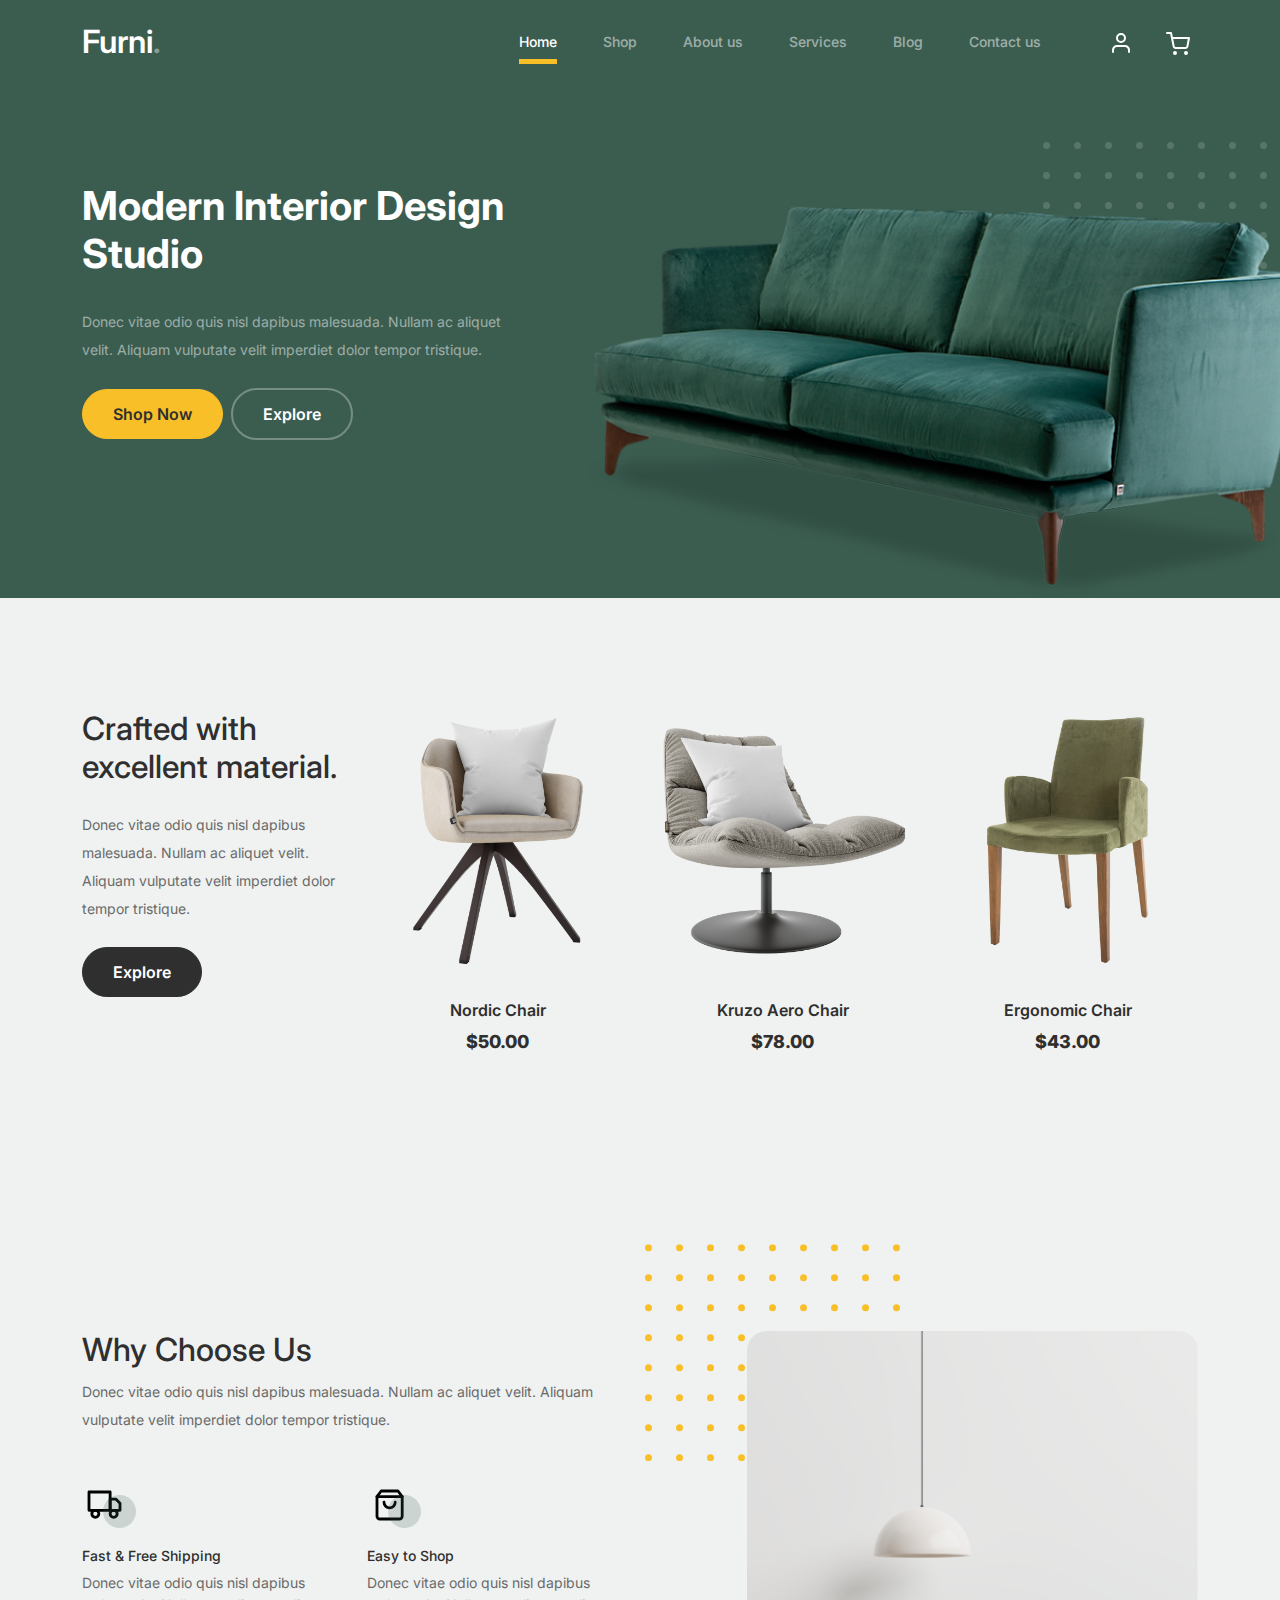
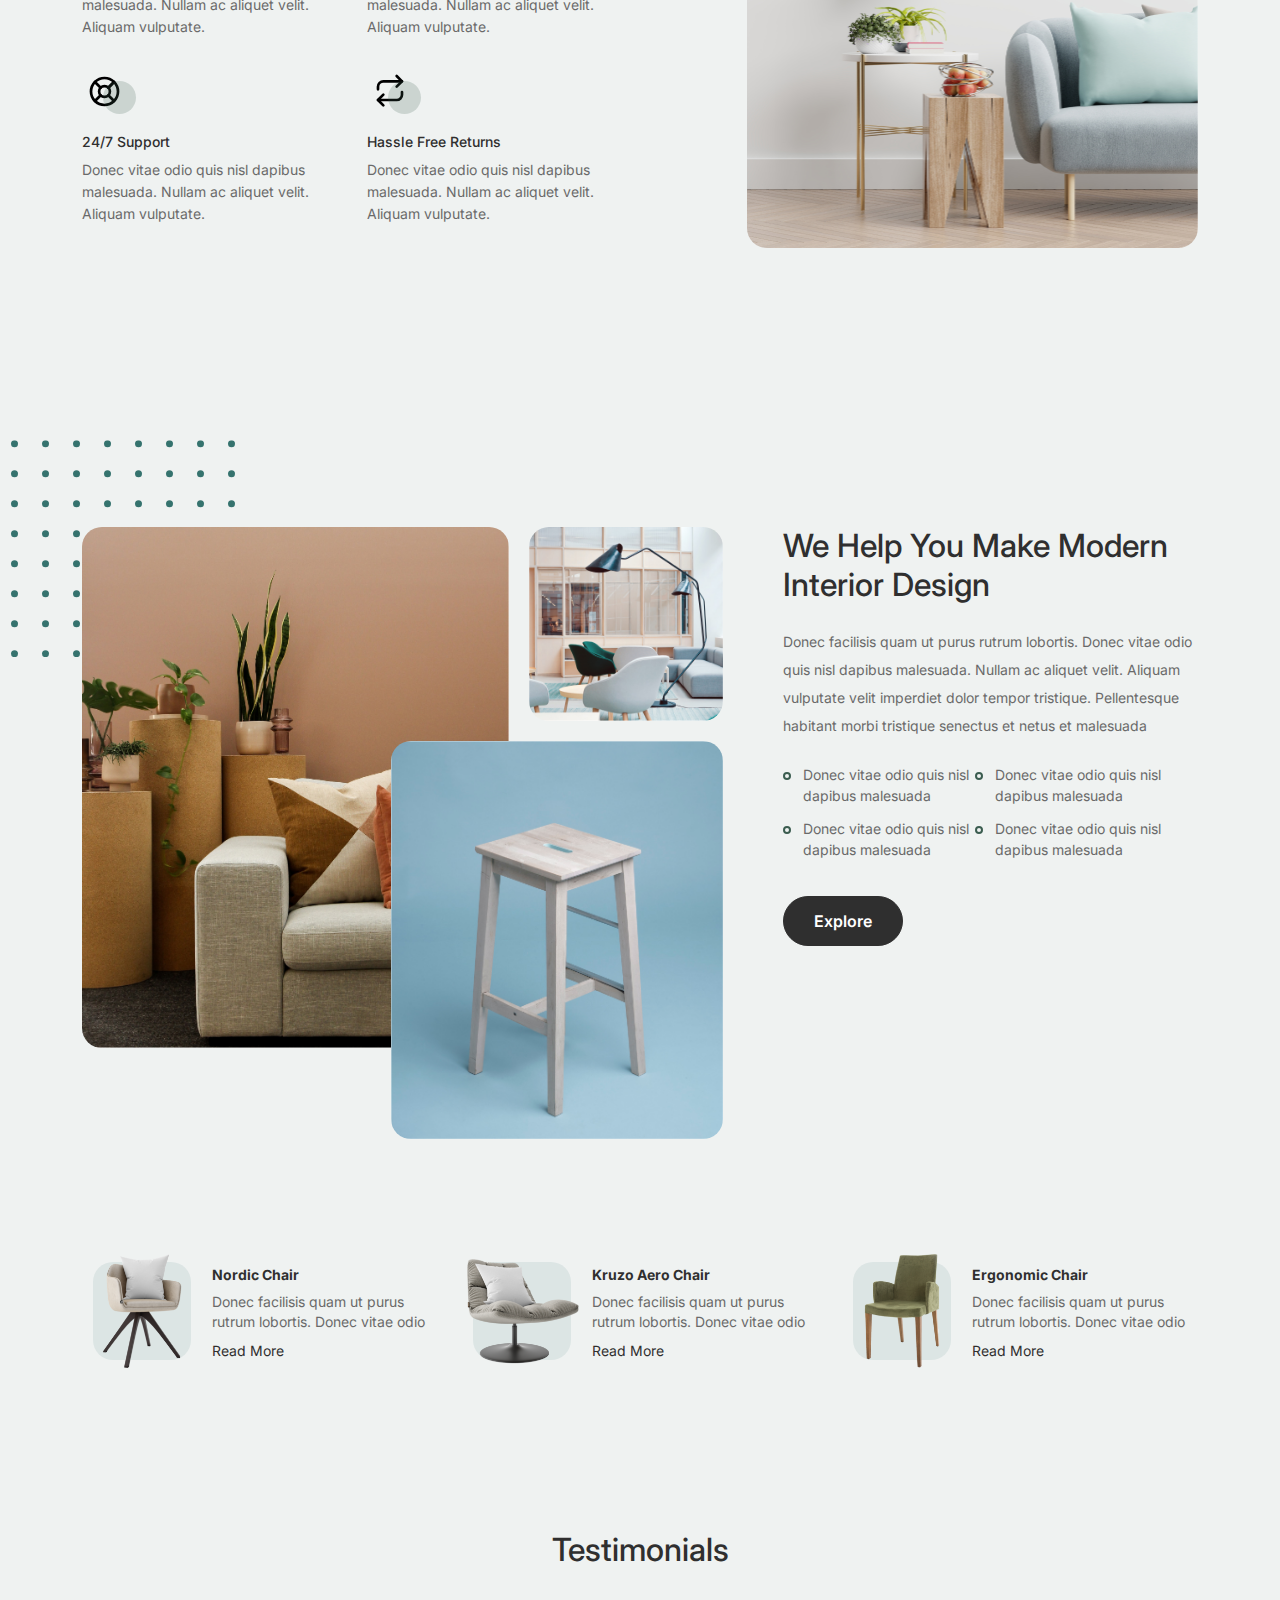
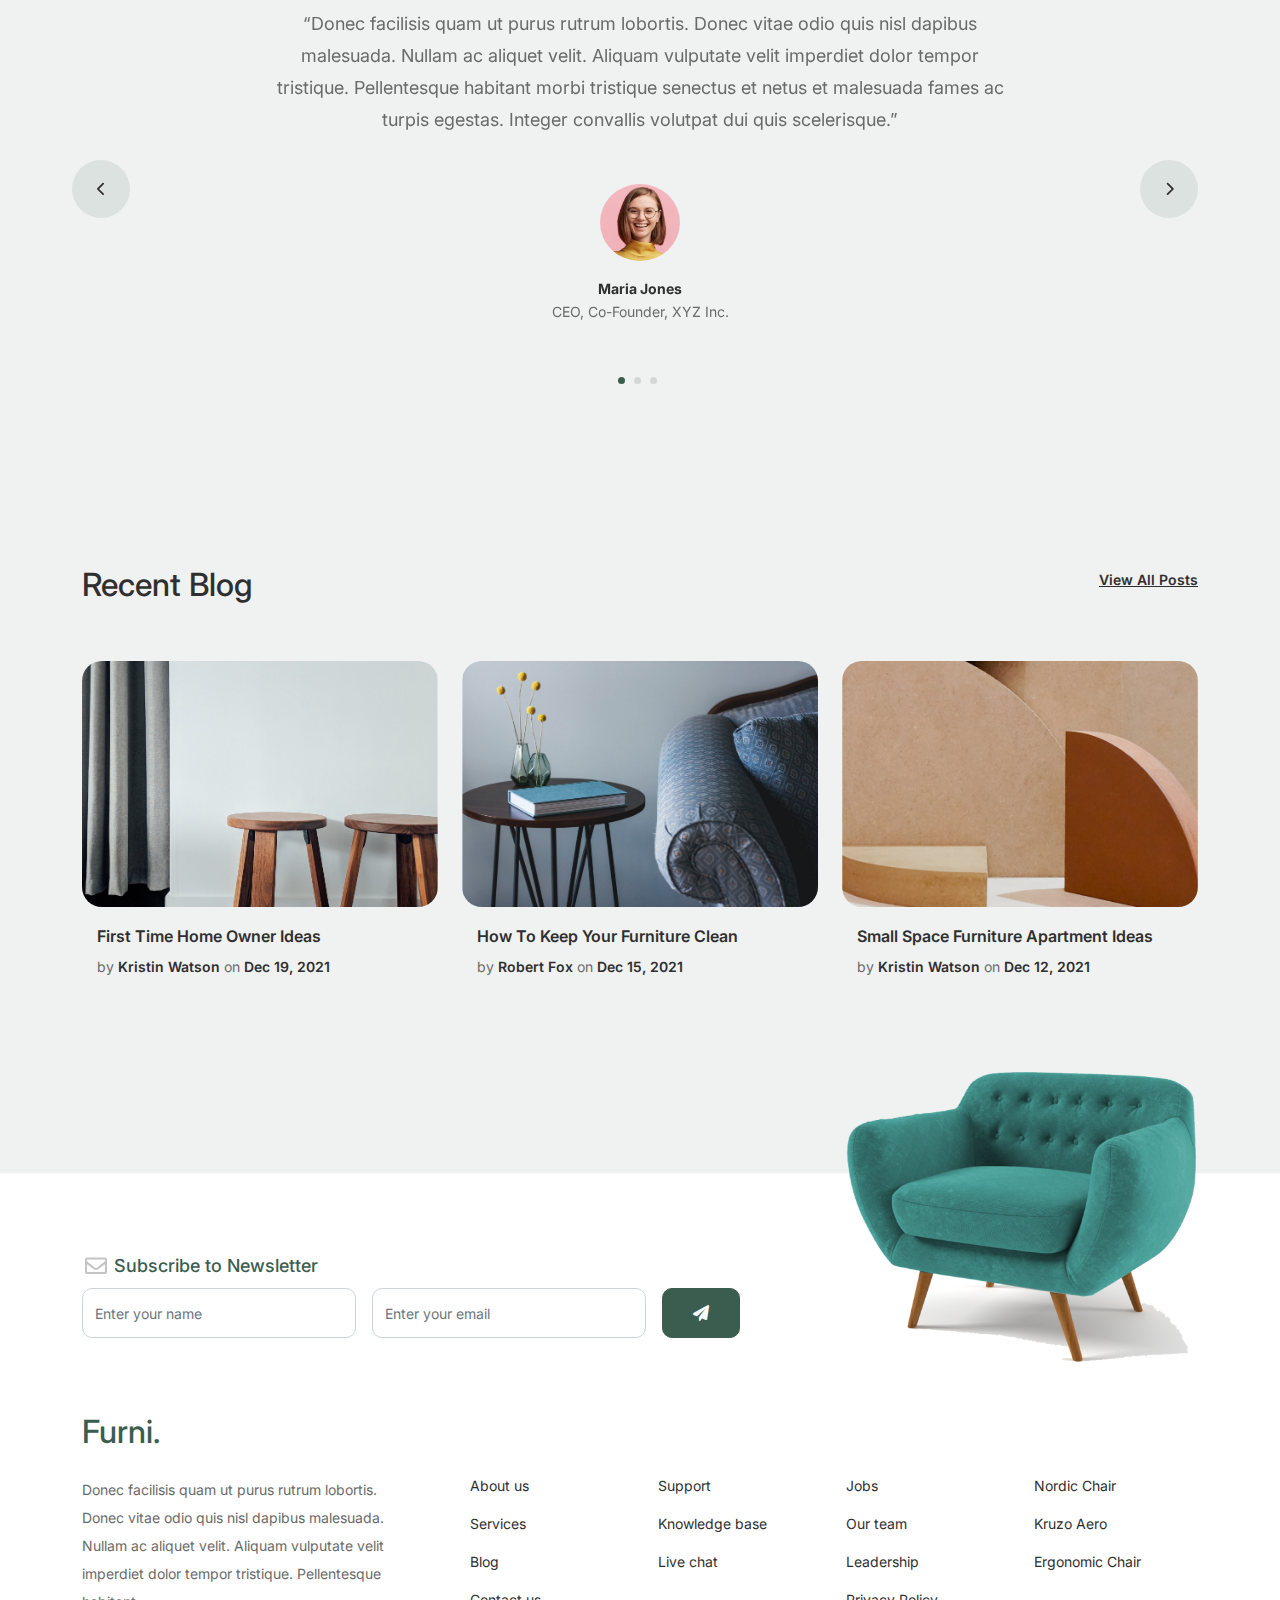
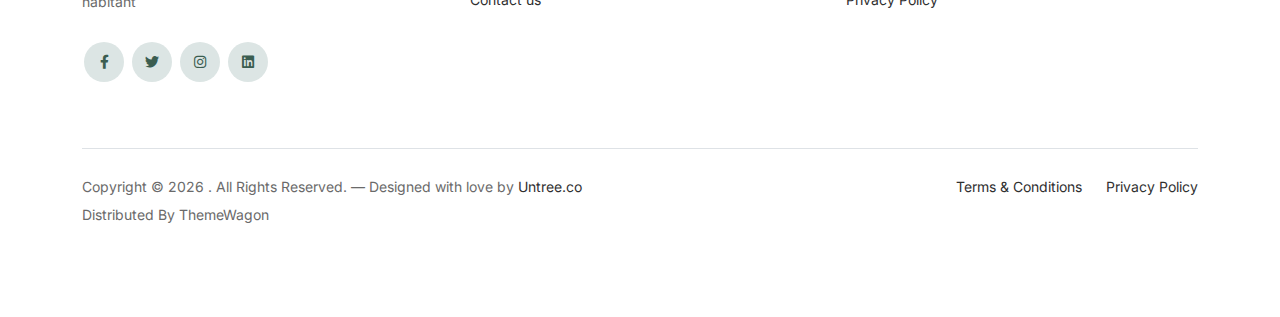
<file: index.html>
<!-- /*
* Bootstrap 5
* Template Name: Furni
* Template Author: Untree.co
* Template URI: https://untree.co/
* License: https://creativecommons.org/licenses/by/3.0/
*/ -->
<!DOCTYPE html>
<html lang="en">
  <head>
    <meta charset="utf-8" />
    <meta
      name="viewport"
      content="width=device-width, initial-scale=1, shrink-to-fit=no"
    />
    <meta name="author" content="Untree.co" />
    <link rel="shortcut icon" href="favicon.png" />

    <meta name="description" content="" />
    <meta name="keywords" content="bootstrap, bootstrap4" />

    <!-- Bootstrap CSS -->
    <link href="css/bootstrap.min.css" rel="stylesheet" />
    <link
      href="https://cdnjs.cloudflare.com/ajax/libs/font-awesome/6.0.0-beta3/css/all.min.css"
      rel="stylesheet"
    />
    <link href="css/tiny-slider.css" rel="stylesheet" />
    <link href="css/style.css" rel="stylesheet" />
    <title>
      Furni Free Bootstrap 5 Template for Furniture and Interior Design Websites
      by Untree.co
    </title>
  </head>

  <body>
    <!-- Start Header/Navigation -->
    <nav
      class="custom-navbar navbar navbar navbar-expand-md navbar-dark bg-dark"
      arial-label="Furni navigation bar"
    >
      <div class="container">
        <a class="navbar-brand" href="index.html">Furni<span>.</span></a>

        <button
          class="navbar-toggler"
          type="button"
          data-bs-toggle="collapse"
          data-bs-target="#navbarsFurni"
          aria-controls="navbarsFurni"
          aria-expanded="false"
          aria-label="Toggle navigation"
        >
          <span class="navbar-toggler-icon"></span>
        </button>

        <div class="collapse navbar-collapse" id="navbarsFurni">
          <ul class="custom-navbar-nav navbar-nav ms-auto mb-2 mb-md-0">
            <li class="nav-item active">
              <a class="nav-link" href="index.html">Home</a>
            </li>
            <li><a class="nav-link" href="shop.html">Shop</a></li>
            <li><a class="nav-link" href="about.html">About us</a></li>
            <li><a class="nav-link" href="services.html">Services</a></li>
            <li><a class="nav-link" href="blog.html">Blog</a></li>
            <li><a class="nav-link" href="contact.html">Contact us</a></li>
          </ul>

          <ul class="custom-navbar-cta navbar-nav mb-2 mb-md-0 ms-5">
            <li>
              <a class="nav-link" href="#"><img src="images/user.svg" /></a>
            </li>
            <li>
              <a class="nav-link" href="cart.html"
                ><img src="images/cart.svg"
              /></a>
            </li>
          </ul>
        </div>
      </div>
    </nav>
    <!-- End Header/Navigation -->

    <!-- Start Hero Section -->
    <div class="hero">
      <div class="container">
        <div class="row justify-content-between">
          <div class="col-lg-5">
            <div class="intro-excerpt">
              <h1>
                Modern Interior <span clsas="d-block">Design Studio</span>
              </h1>
              <p class="mb-4">
                Donec vitae odio quis nisl dapibus malesuada. Nullam ac aliquet
                velit. Aliquam vulputate velit imperdiet dolor tempor tristique.
              </p>
              <p>
                <a href="shop.html" class="btn btn-secondary me-2">Shop Now</a
                ><a href="#product" class="btn btn-white-outline">Explore</a>
              </p>
            </div>
          </div>
          <div class="col-lg-7">
            <div class="hero-img-wrap">
              <img src="images/couch.png" class="img-fluid" />
            </div>
          </div>
        </div>
      </div>
    </div>
    <!-- End Hero Section -->

    <!-- Start Product Section -->
    <div class="product-section" id="product">
      <div class="container">
        <div class="row">
          <!-- Start Column 1 -->
          <div class="col-md-12 col-lg-3 mb-5 mb-lg-0">
            <h2 class="mb-4 section-title">Crafted with excellent material.</h2>
            <p class="mb-4">
              Donec vitae odio quis nisl dapibus malesuada. Nullam ac aliquet
              velit. Aliquam vulputate velit imperdiet dolor tempor tristique.
            </p>
            <p><a href="shop.html" class="btn">Explore</a></p>
          </div>
          <!-- End Column 1 -->

          <!-- Start Column 2 -->
          <div class="col-12 col-md-4 col-lg-3 mb-5 mb-md-0">
            <a class="product-item" href="cart.html">
              <img
                src="images/product-1.png"
                class="img-fluid product-thumbnail"
              />
              <h3 class="product-title">Nordic Chair</h3>
              <strong class="product-price">$50.00</strong>

              <span class="icon-cross">
                <img src="images/cross.svg" class="img-fluid" />
              </span>
            </a>
          </div>
          <!-- End Column 2 -->

          <!-- Start Column 3 -->
          <div class="col-12 col-md-4 col-lg-3 mb-5 mb-md-0">
            <a class="product-item" href="cart.html">
              <img
                src="images/product-2.png"
                class="img-fluid product-thumbnail"
              />
              <h3 class="product-title">Kruzo Aero Chair</h3>
              <strong class="product-price">$78.00</strong>

              <span class="icon-cross">
                <img src="images/cross.svg" class="img-fluid" />
              </span>
            </a>
          </div>
          <!-- End Column 3 -->

          <!-- Start Column 4 -->
          <div class="col-12 col-md-4 col-lg-3 mb-5 mb-md-0">
            <a class="product-item" href="cart.html">
              <img
                src="images/product-3.png"
                class="img-fluid product-thumbnail"
              />
              <h3 class="product-title">Ergonomic Chair</h3>
              <strong class="product-price">$43.00</strong>

              <span class="icon-cross">
                <img src="images/cross.svg" class="img-fluid" />
              </span>
            </a>
          </div>
          <!-- End Column 4 -->
        </div>
      </div>
    </div>
    <!-- End Product Section -->

    <!-- Start Why Choose Us Section -->
    <div class="why-choose-section">
      <div class="container">
        <div class="row justify-content-between">
          <div class="col-lg-6">
            <h2 class="section-title">Why Choose Us</h2>
            <p>
              Donec vitae odio quis nisl dapibus malesuada. Nullam ac aliquet
              velit. Aliquam vulputate velit imperdiet dolor tempor tristique.
            </p>

            <div class="row my-5">
              <div class="col-6 col-md-6">
                <div class="feature">
                  <div class="icon">
                    <img src="images/truck.svg" alt="Image" class="imf-fluid" />
                  </div>
                  <h3>Fast &amp; Free Shipping</h3>
                  <p>
                    Donec vitae odio quis nisl dapibus malesuada. Nullam ac
                    aliquet velit. Aliquam vulputate.
                  </p>
                </div>
              </div>

              <div class="col-6 col-md-6">
                <div class="feature">
                  <div class="icon">
                    <img src="images/bag.svg" alt="Image" class="imf-fluid" />
                  </div>
                  <h3>Easy to Shop</h3>
                  <p>
                    Donec vitae odio quis nisl dapibus malesuada. Nullam ac
                    aliquet velit. Aliquam vulputate.
                  </p>
                </div>
              </div>

              <div class="col-6 col-md-6">
                <div class="feature">
                  <div class="icon">
                    <img
                      src="images/support.svg"
                      alt="Image"
                      class="imf-fluid"
                    />
                  </div>
                  <h3>24/7 Support</h3>
                  <p>
                    Donec vitae odio quis nisl dapibus malesuada. Nullam ac
                    aliquet velit. Aliquam vulputate.
                  </p>
                </div>
              </div>

              <div class="col-6 col-md-6">
                <div class="feature">
                  <div class="icon">
                    <img
                      src="images/return.svg"
                      alt="Image"
                      class="imf-fluid"
                    />
                  </div>
                  <h3>Hassle Free Returns</h3>
                  <p>
                    Donec vitae odio quis nisl dapibus malesuada. Nullam ac
                    aliquet velit. Aliquam vulputate.
                  </p>
                </div>
              </div>
            </div>
          </div>

          <div class="col-lg-5">
            <div class="img-wrap">
              <img
                src="images/why-choose-us-img.jpg"
                alt="Image"
                class="img-fluid"
              />
            </div>
          </div>
        </div>
      </div>
    </div>
    <!-- End Why Choose Us Section -->

    <!-- Start We Help Section -->
    <div class="we-help-section">
      <div class="container">
        <div class="row justify-content-between">
          <div class="col-lg-7 mb-5 mb-lg-0">
            <div class="imgs-grid">
              <div class="grid grid-1">
                <img src="images/img-grid-1.jpg" alt="Untree.co" />
              </div>
              <div class="grid grid-2">
                <img src="images/img-grid-2.jpg" alt="Untree.co" />
              </div>
              <div class="grid grid-3">
                <img src="images/img-grid-3.jpg" alt="Untree.co" />
              </div>
            </div>
          </div>
          <div class="col-lg-5 ps-lg-5">
            <h2 class="section-title mb-4">
              We Help You Make Modern Interior Design
            </h2>
            <p>
              Donec facilisis quam ut purus rutrum lobortis. Donec vitae odio
              quis nisl dapibus malesuada. Nullam ac aliquet velit. Aliquam
              vulputate velit imperdiet dolor tempor tristique. Pellentesque
              habitant morbi tristique senectus et netus et malesuada
            </p>

            <ul class="list-unstyled custom-list my-4">
              <li>Donec vitae odio quis nisl dapibus malesuada</li>
              <li>Donec vitae odio quis nisl dapibus malesuada</li>
              <li>Donec vitae odio quis nisl dapibus malesuada</li>
              <li>Donec vitae odio quis nisl dapibus malesuada</li>
            </ul>
            <p><a herf="#" class="btn">Explore</a></p>
          </div>
        </div>
      </div>
    </div>
    <!-- End We Help Section -->

    <!-- Start Popular Product -->
    <div class="popular-product">
      <div class="container">
        <div class="row">
          <div class="col-12 col-md-6 col-lg-4 mb-4 mb-lg-0">
            <div class="product-item-sm d-flex">
              <div class="thumbnail">
                <img src="images/product-1.png" alt="Image" class="img-fluid" />
              </div>
              <div class="pt-3">
                <h3>Nordic Chair</h3>
                <p>
                  Donec facilisis quam ut purus rutrum lobortis. Donec vitae
                  odio
                </p>
                <p><a href="#">Read More</a></p>
              </div>
            </div>
          </div>

          <div class="col-12 col-md-6 col-lg-4 mb-4 mb-lg-0">
            <div class="product-item-sm d-flex">
              <div class="thumbnail">
                <img src="images/product-2.png" alt="Image" class="img-fluid" />
              </div>
              <div class="pt-3">
                <h3>Kruzo Aero Chair</h3>
                <p>
                  Donec facilisis quam ut purus rutrum lobortis. Donec vitae
                  odio
                </p>
                <p><a href="#">Read More</a></p>
              </div>
            </div>
          </div>

          <div class="col-12 col-md-6 col-lg-4 mb-4 mb-lg-0">
            <div class="product-item-sm d-flex">
              <div class="thumbnail">
                <img src="images/product-3.png" alt="Image" class="img-fluid" />
              </div>
              <div class="pt-3">
                <h3>Ergonomic Chair</h3>
                <p>
                  Donec facilisis quam ut purus rutrum lobortis. Donec vitae
                  odio
                </p>
                <p><a href="#">Read More</a></p>
              </div>
            </div>
          </div>
        </div>
      </div>
    </div>
    <!-- End Popular Product -->

    <!-- Start Testimonial Slider -->
    <div class="testimonial-section">
      <div class="container">
        <div class="row">
          <div class="col-lg-7 mx-auto text-center">
            <h2 class="section-title">Testimonials</h2>
          </div>
        </div>

        <div class="row justify-content-center">
          <div class="col-lg-12">
            <div class="testimonial-slider-wrap text-center">
              <div id="testimonial-nav">
                <span class="prev" data-controls="prev"
                  ><span class="fa fa-chevron-left"></span
                ></span>
                <span class="next" data-controls="next"
                  ><span class="fa fa-chevron-right"></span
                ></span>
              </div>

              <div class="testimonial-slider">
                <div class="item">
                  <div class="row justify-content-center">
                    <div class="col-lg-8 mx-auto">
                      <div class="testimonial-block text-center">
                        <blockquote class="mb-5">
                          <p>
                            &ldquo;Donec facilisis quam ut purus rutrum
                            lobortis. Donec vitae odio quis nisl dapibus
                            malesuada. Nullam ac aliquet velit. Aliquam
                            vulputate velit imperdiet dolor tempor tristique.
                            Pellentesque habitant morbi tristique senectus et
                            netus et malesuada fames ac turpis egestas. Integer
                            convallis volutpat dui quis scelerisque.&rdquo;
                          </p>
                        </blockquote>

                        <div class="author-info">
                          <div class="author-pic">
                            <img
                              src="images/person-1.png"
                              alt="Maria Jones"
                              class="img-fluid"
                            />
                          </div>
                          <h3 class="font-weight-bold">Maria Jones</h3>
                          <span class="position d-block mb-3"
                            >CEO, Co-Founder, XYZ Inc.</span
                          >
                        </div>
                      </div>
                    </div>
                  </div>
                </div>
                <!-- END item -->

                <div class="item">
                  <div class="row justify-content-center">
                    <div class="col-lg-8 mx-auto">
                      <div class="testimonial-block text-center">
                        <blockquote class="mb-5">
                          <p>
                            &ldquo;Donec facilisis quam ut purus rutrum
                            lobortis. Donec vitae odio quis nisl dapibus
                            malesuada. Nullam ac aliquet velit. Aliquam
                            vulputate velit imperdiet dolor tempor tristique.
                            Pellentesque habitant morbi tristique senectus et
                            netus et malesuada fames ac turpis egestas. Integer
                            convallis volutpat dui quis scelerisque.&rdquo;
                          </p>
                        </blockquote>

                        <div class="author-info">
                          <div class="author-pic">
                            <img
                              src="images/person-1.png"
                              alt="Maria Jones"
                              class="img-fluid"
                            />
                          </div>
                          <h3 class="font-weight-bold">Maria Jones</h3>
                          <span class="position d-block mb-3"
                            >CEO, Co-Founder, XYZ Inc.</span
                          >
                        </div>
                      </div>
                    </div>
                  </div>
                </div>
                <!-- END item -->

                <div class="item">
                  <div class="row justify-content-center">
                    <div class="col-lg-8 mx-auto">
                      <div class="testimonial-block text-center">
                        <blockquote class="mb-5">
                          <p>
                            &ldquo;Donec facilisis quam ut purus rutrum
                            lobortis. Donec vitae odio quis nisl dapibus
                            malesuada. Nullam ac aliquet velit. Aliquam
                            vulputate velit imperdiet dolor tempor tristique.
                            Pellentesque habitant morbi tristique senectus et
                            netus et malesuada fames ac turpis egestas. Integer
                            convallis volutpat dui quis scelerisque.&rdquo;
                          </p>
                        </blockquote>

                        <div class="author-info">
                          <div class="author-pic">
                            <img
                              src="images/person-1.png"
                              alt="Maria Jones"
                              class="img-fluid"
                            />
                          </div>
                          <h3 class="font-weight-bold">Maria Jones</h3>
                          <span class="position d-block mb-3"
                            >CEO, Co-Founder, XYZ Inc.</span
                          >
                        </div>
                      </div>
                    </div>
                  </div>
                </div>
                <!-- END item -->
              </div>
            </div>
          </div>
        </div>
      </div>
    </div>
    <!-- End Testimonial Slider -->

    <!-- Start Blog Section -->
    <div class="blog-section">
      <div class="container">
        <div class="row mb-5">
          <div class="col-md-6">
            <h2 class="section-title">Recent Blog</h2>
          </div>
          <div class="col-md-6 text-start text-md-end">
            <a href="blog.html" class="more">View All Posts</a>
          </div>
        </div>

        <div class="row">
          <div class="col-12 col-sm-6 col-md-4 mb-4 mb-md-0">
            <div class="post-entry">
              <a href="#" class="post-thumbnail"
                ><img src="images/post-1.jpg" alt="Image" class="img-fluid"
              /></a>
              <div class="post-content-entry">
                <h3><a href="#">First Time Home Owner Ideas</a></h3>
                <div class="meta">
                  <span>by <a href="#">Kristin Watson</a></span>
                  <span>on <a href="#">Dec 19, 2021</a></span>
                </div>
              </div>
            </div>
          </div>

          <div class="col-12 col-sm-6 col-md-4 mb-4 mb-md-0">
            <div class="post-entry">
              <a href="#" class="post-thumbnail"
                ><img src="images/post-2.jpg" alt="Image" class="img-fluid"
              /></a>
              <div class="post-content-entry">
                <h3><a href="#">How To Keep Your Furniture Clean</a></h3>
                <div class="meta">
                  <span>by <a href="#">Robert Fox</a></span>
                  <span>on <a href="#">Dec 15, 2021</a></span>
                </div>
              </div>
            </div>
          </div>

          <div class="col-12 col-sm-6 col-md-4 mb-4 mb-md-0">
            <div class="post-entry">
              <a href="#" class="post-thumbnail"
                ><img src="images/post-3.jpg" alt="Image" class="img-fluid"
              /></a>
              <div class="post-content-entry">
                <h3><a href="#">Small Space Furniture Apartment Ideas</a></h3>
                <div class="meta">
                  <span>by <a href="#">Kristin Watson</a></span>
                  <span>on <a href="#">Dec 12, 2021</a></span>
                </div>
              </div>
            </div>
          </div>
        </div>
      </div>
    </div>
    <!-- End Blog Section -->

    <!-- Start Footer Section -->
    <footer class="footer-section">
      <div class="container relative">
        <div class="sofa-img">
          <img src="images/sofa.png" alt="Image" class="img-fluid" />
        </div>

        <div class="row">
          <div class="col-lg-8">
            <div class="subscription-form">
              <h3 class="d-flex align-items-center">
                <span class="me-1"
                  ><img
                    src="images/envelope-outline.svg"
                    alt="Image"
                    class="img-fluid" /></span
                ><span>Subscribe to Newsletter</span>
              </h3>

              <form action="#" class="row g-3">
                <div class="col-auto">
                  <input
                    type="text"
                    class="form-control"
                    placeholder="Enter your name"
                  />
                </div>
                <div class="col-auto">
                  <input
                    type="email"
                    class="form-control"
                    placeholder="Enter your email"
                  />
                </div>
                <div class="col-auto">
                  <button class="btn btn-primary">
                    <span class="fa fa-paper-plane"></span>
                  </button>
                </div>
              </form>
            </div>
          </div>
        </div>

        <div class="row g-5 mb-5">
          <div class="col-lg-4">
            <div class="mb-4 footer-logo-wrap">
              <a href="#" class="footer-logo">Furni<span>.</span></a>
            </div>
            <p class="mb-4">
              Donec facilisis quam ut purus rutrum lobortis. Donec vitae odio
              quis nisl dapibus malesuada. Nullam ac aliquet velit. Aliquam
              vulputate velit imperdiet dolor tempor tristique. Pellentesque
              habitant
            </p>

            <ul class="list-unstyled custom-social">
              <li>
                <a href="#"><span class="fa fa-brands fa-facebook-f"></span></a>
              </li>
              <li>
                <a href="#"><span class="fa fa-brands fa-twitter"></span></a>
              </li>
              <li>
                <a
                  href="https://www.instagram.com/bijak_lestari/"
                  target="_blank"
                  ><span class="fa fa-brands fa-instagram"></span
                ></a>
              </li>
              <li>
                <a href="#"><span class="fa fa-brands fa-linkedin"></span></a>
              </li>
            </ul>
          </div>

          <div class="col-lg-8">
            <div class="row links-wrap">
              <div class="col-6 col-sm-6 col-md-3">
                <ul class="list-unstyled">
                  <li><a href="about.html">About us</a></li>
                  <li><a href="services.html">Services</a></li>
                  <li><a href="blog.html">Blog</a></li>
                  <li><a href="contact.html">Contact us</a></li>
                </ul>
              </div>

              <div class="col-6 col-sm-6 col-md-3">
                <ul class="list-unstyled">
                  <li><a href="#">Support</a></li>
                  <li><a href="#">Knowledge base</a></li>
                  <li><a href="#">Live chat</a></li>
                </ul>
              </div>

              <div class="col-6 col-sm-6 col-md-3">
                <ul class="list-unstyled">
                  <li><a href="#">Jobs</a></li>
                  <li><a href="#">Our team</a></li>
                  <li><a href="#">Leadership</a></li>
                  <li><a href="#">Privacy Policy</a></li>
                </ul>
              </div>

              <div class="col-6 col-sm-6 col-md-3">
                <ul class="list-unstyled">
                  <li><a href="#">Nordic Chair</a></li>
                  <li><a href="#">Kruzo Aero</a></li>
                  <li><a href="#">Ergonomic Chair</a></li>
                </ul>
              </div>
            </div>
          </div>
        </div>

        <div class="border-top copyright">
          <div class="row pt-4">
            <div class="col-lg-6">
              <p class="mb-2 text-center text-lg-start">
                Copyright &copy;
                <script>
                  document.write(new Date().getFullYear());
                </script>
                . All Rights Reserved. &mdash; Designed with love by
                <a href="https://untree.co">Untree.co</a> Distributed By
                <a hreff="https://themewagon.com">ThemeWagon</a>
                <!-- License information: https://untree.co/license/ -->
              </p>
            </div>

            <div class="col-lg-6 text-center text-lg-end">
              <ul class="list-unstyled d-inline-flex ms-auto">
                <li class="me-4"><a href="#">Terms &amp; Conditions</a></li>
                <li><a href="#">Privacy Policy</a></li>
              </ul>
            </div>
          </div>
        </div>
      </div>
    </footer>
    <!-- End Footer Section -->

    <script src="js/bootstrap.bundle.min.js"></script>
    <script src="js/tiny-slider.js"></script>
    <script src="js/custom.js"></script>
  </body>
</html>
</file>
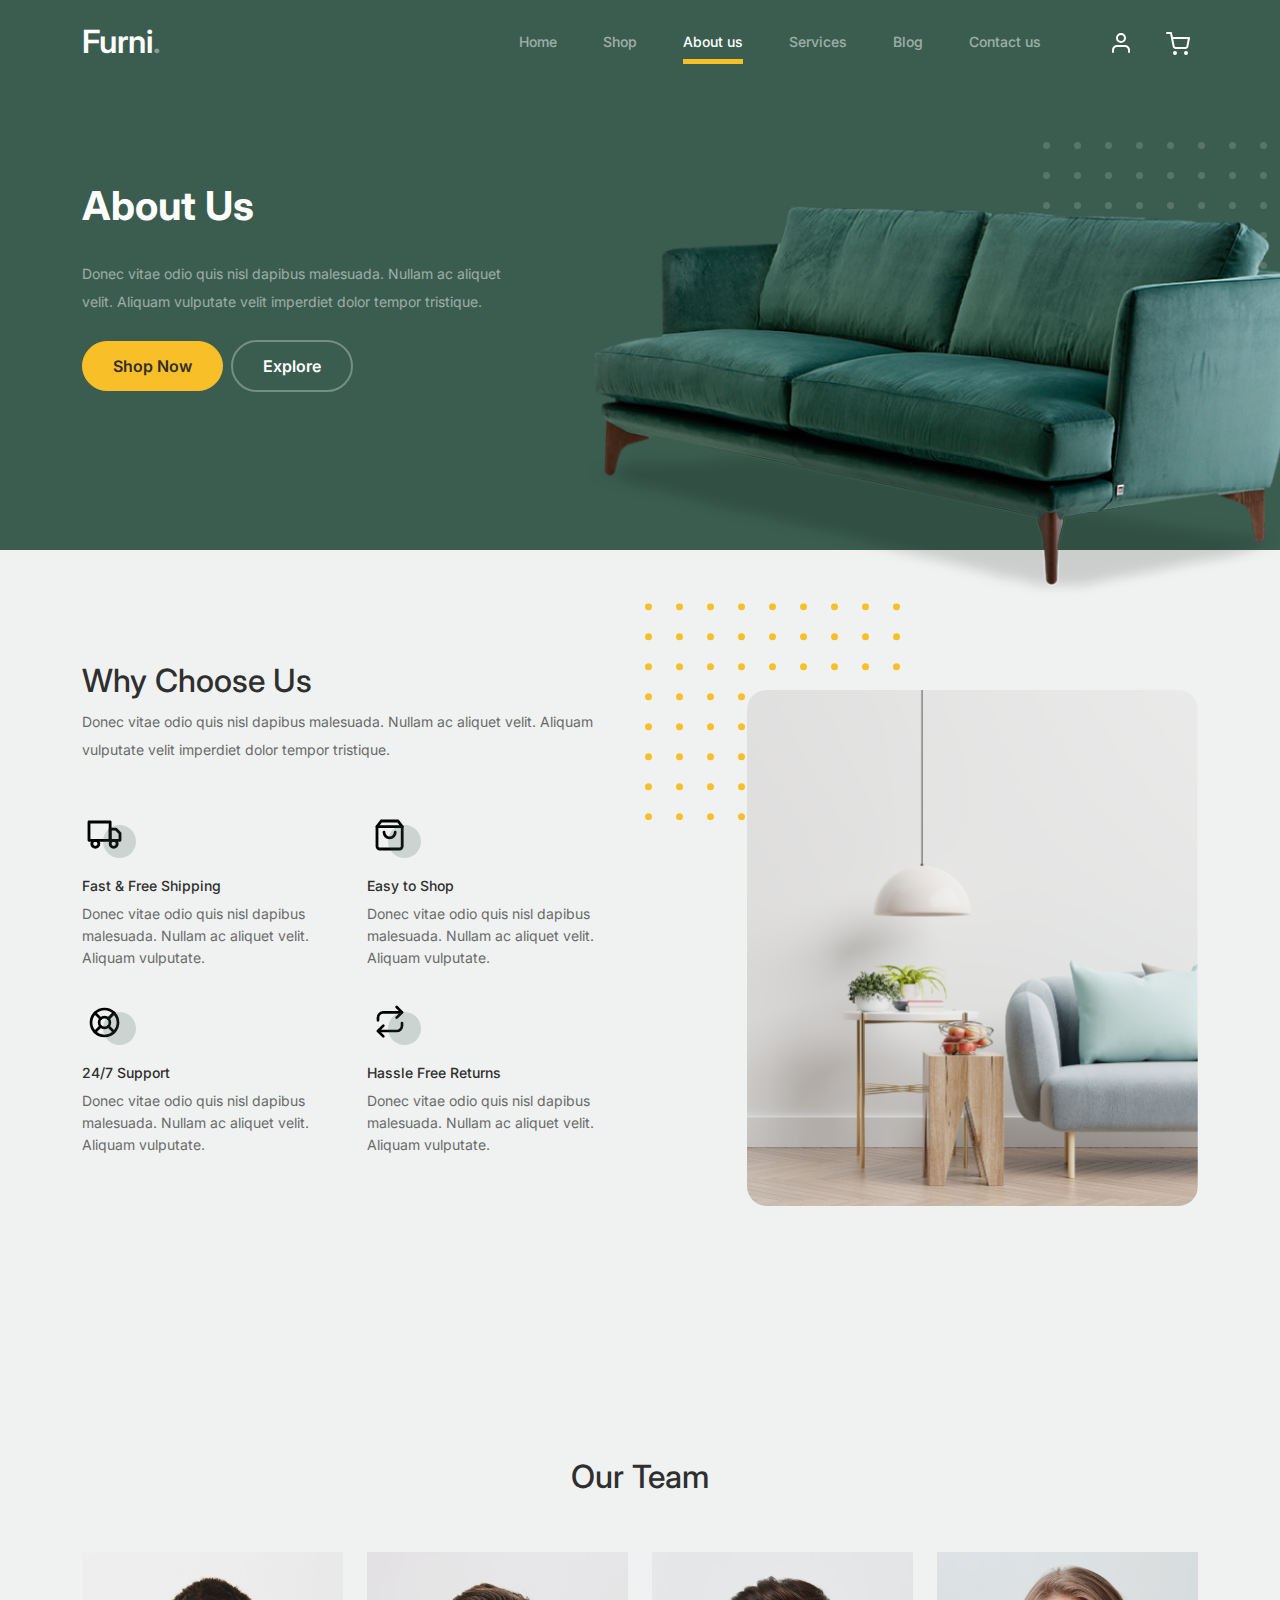
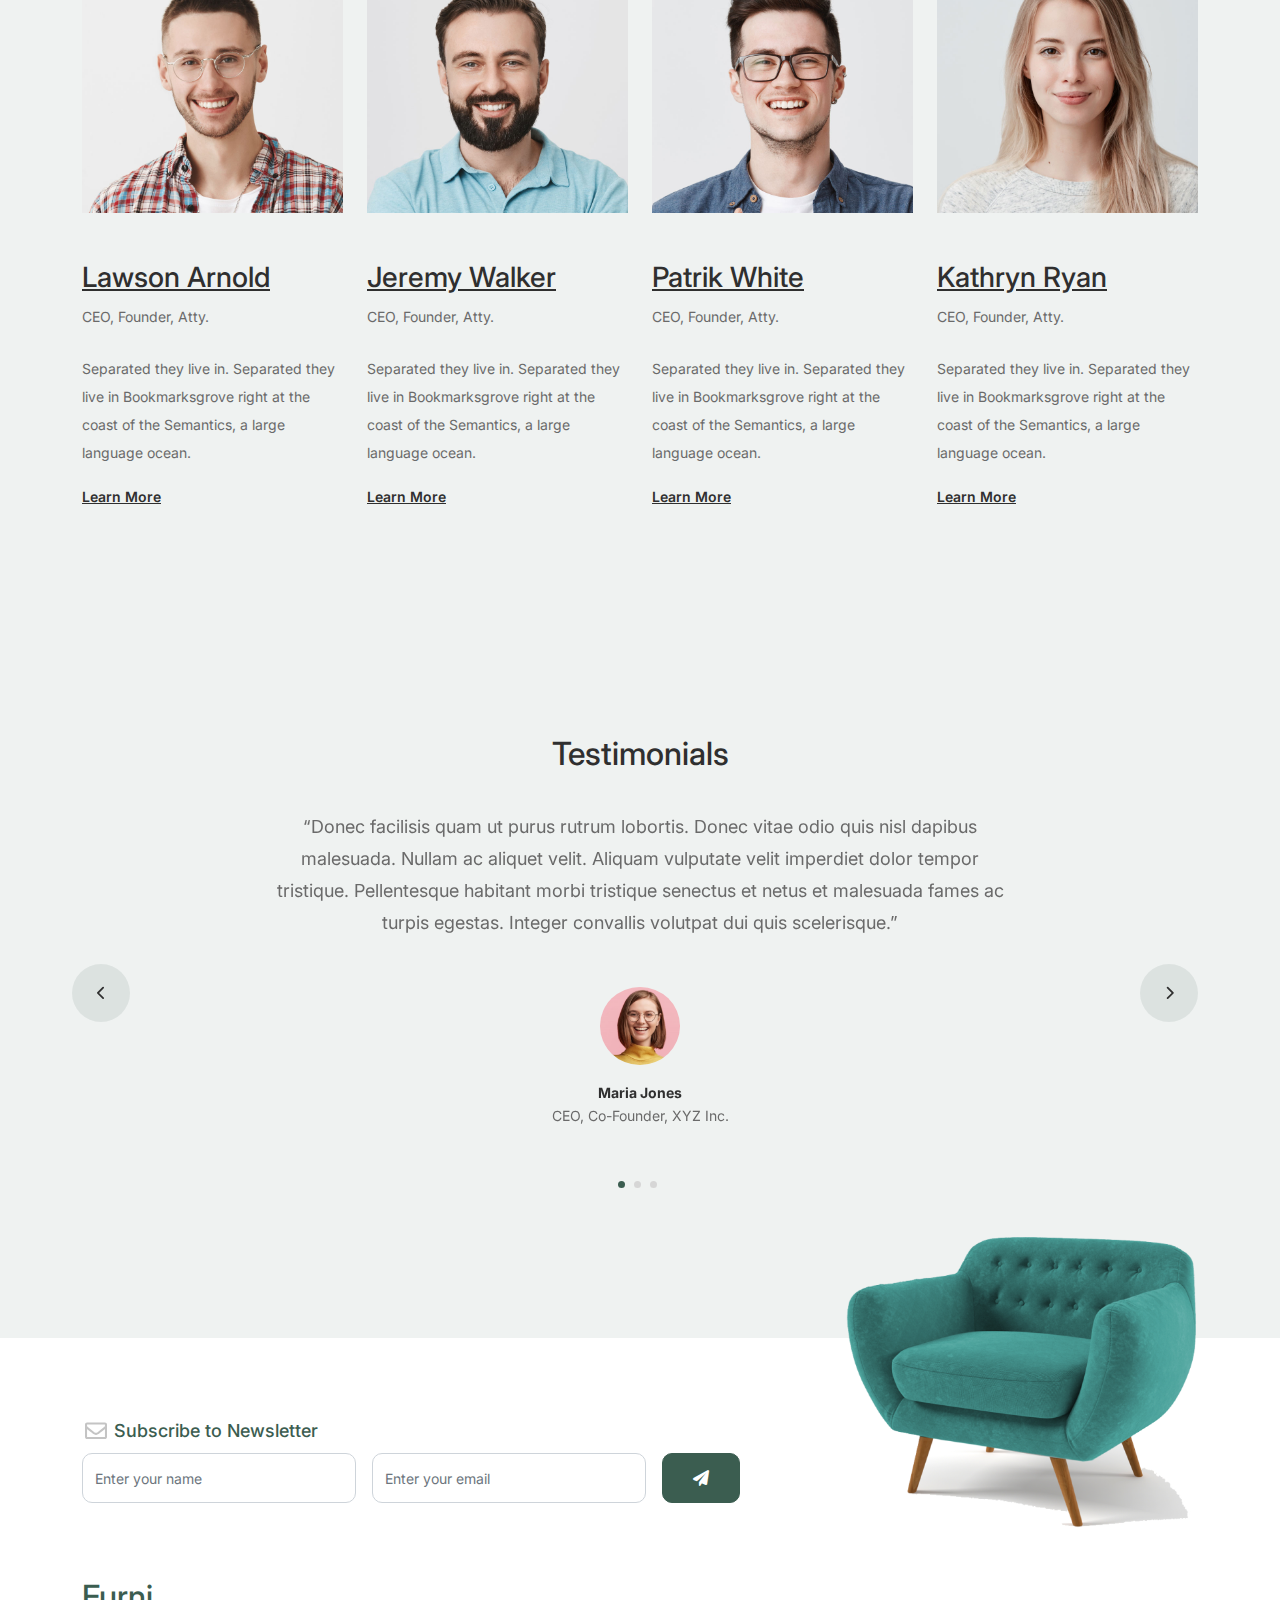
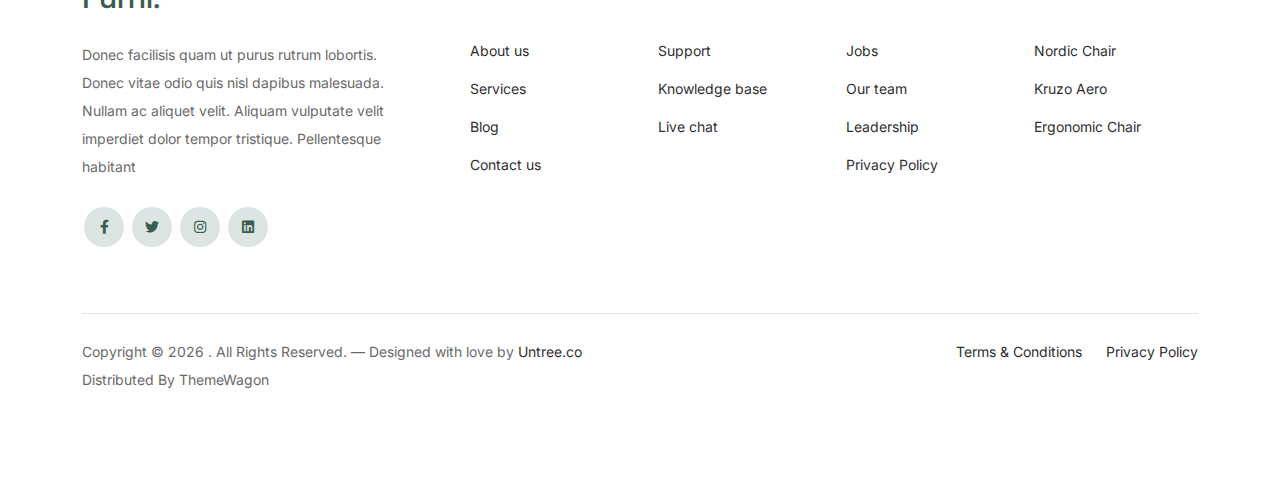
<file: about.html>
<!-- /*
* Bootstrap 5
* Template Name: Furni
* Template Author: Untree.co
* Template URI: https://untree.co/
* License: https://creativecommons.org/licenses/by/3.0/
*/ -->
<!DOCTYPE html>
<html lang="en">
  <head>
    <meta charset="utf-8" />
    <meta
      name="viewport"
      content="width=device-width, initial-scale=1, shrink-to-fit=no"
    />
    <meta name="author" content="Untree.co" />
    <link rel="shortcut icon" href="favicon.png" />

    <meta name="description" content="" />
    <meta name="keywords" content="bootstrap, bootstrap4" />

    <!-- Bootstrap CSS -->
    <link href="css/bootstrap.min.css" rel="stylesheet" />
    <link
      href="https://cdnjs.cloudflare.com/ajax/libs/font-awesome/6.0.0-beta3/css/all.min.css"
      rel="stylesheet"
    />
    <link href="css/tiny-slider.css" rel="stylesheet" />
    <link href="css/style.css" rel="stylesheet" />
    <title>
      Furni Free Bootstrap 5 Template for Furniture and Interior Design Websites
      by Untree.co
    </title>
  </head>

  <body>
    <!-- Start Header/Navigation -->
    <nav
      class="custom-navbar navbar navbar navbar-expand-md navbar-dark bg-dark"
      arial-label="Furni navigation bar"
    >
      <div class="container">
        <a class="navbar-brand" href="index.html">Furni<span>.</span></a>

        <button
          class="navbar-toggler"
          type="button"
          data-bs-toggle="collapse"
          data-bs-target="#navbarsFurni"
          aria-controls="navbarsFurni"
          aria-expanded="false"
          aria-label="Toggle navigation"
        >
          <span class="navbar-toggler-icon"></span>
        </button>

        <div class="collapse navbar-collapse" id="navbarsFurni">
          <ul class="custom-navbar-nav navbar-nav ms-auto mb-2 mb-md-0">
            <li class="nav-item">
              <a class="nav-link" href="index.html">Home</a>
            </li>
            <li><a class="nav-link" href="shop.html">Shop</a></li>
            <li class="active">
              <a class="nav-link" href="about.html">About us</a>
            </li>
            <li><a class="nav-link" href="services.html">Services</a></li>
            <li><a class="nav-link" href="blog.html">Blog</a></li>
            <li><a class="nav-link" href="contact.html">Contact us</a></li>
          </ul>

          <ul class="custom-navbar-cta navbar-nav mb-2 mb-md-0 ms-5">
            <li>
              <a class="nav-link" href="#"><img src="images/user.svg" /></a>
            </li>
            <li>
              <a class="nav-link" href="cart.html"
                ><img src="images/cart.svg"
              /></a>
            </li>
          </ul>
        </div>
      </div>
    </nav>
    <!-- End Header/Navigation -->

    <!-- Start Hero Section -->
    <div class="hero">
      <div class="container">
        <div class="row justify-content-between">
          <div class="col-lg-5">
            <div class="intro-excerpt">
              <h1>About Us</h1>
              <p class="mb-4">
                Donec vitae odio quis nisl dapibus malesuada. Nullam ac aliquet
                velit. Aliquam vulputate velit imperdiet dolor tempor tristique.
              </p>
              <p>
                <a href="shop.html" class="btn btn-secondary me-2">Shop Now</a
                ><a href="#" class="btn btn-white-outline">Explore</a>
              </p>
            </div>
          </div>
          <div class="col-lg-7">
            <div class="hero-img-wrap">
              <img src="images/couch.png" class="img-fluid" />
            </div>
          </div>
        </div>
      </div>
    </div>
    <!-- End Hero Section -->

    <!-- Start Why Choose Us Section -->
    <div class="why-choose-section">
      <div class="container">
        <div class="row justify-content-between align-items-center">
          <div class="col-lg-6">
            <h2 class="section-title">Why Choose Us</h2>
            <p>
              Donec vitae odio quis nisl dapibus malesuada. Nullam ac aliquet
              velit. Aliquam vulputate velit imperdiet dolor tempor tristique.
            </p>

            <div class="row my-5">
              <div class="col-6 col-md-6">
                <div class="feature">
                  <div class="icon">
                    <img src="images/truck.svg" alt="Image" class="imf-fluid" />
                  </div>
                  <h3>Fast &amp; Free Shipping</h3>
                  <p>
                    Donec vitae odio quis nisl dapibus malesuada. Nullam ac
                    aliquet velit. Aliquam vulputate.
                  </p>
                </div>
              </div>

              <div class="col-6 col-md-6">
                <div class="feature">
                  <div class="icon">
                    <img src="images/bag.svg" alt="Image" class="imf-fluid" />
                  </div>
                  <h3>Easy to Shop</h3>
                  <p>
                    Donec vitae odio quis nisl dapibus malesuada. Nullam ac
                    aliquet velit. Aliquam vulputate.
                  </p>
                </div>
              </div>

              <div class="col-6 col-md-6">
                <div class="feature">
                  <div class="icon">
                    <img
                      src="images/support.svg"
                      alt="Image"
                      class="imf-fluid"
                    />
                  </div>
                  <h3>24/7 Support</h3>
                  <p>
                    Donec vitae odio quis nisl dapibus malesuada. Nullam ac
                    aliquet velit. Aliquam vulputate.
                  </p>
                </div>
              </div>

              <div class="col-6 col-md-6">
                <div class="feature">
                  <div class="icon">
                    <img
                      src="images/return.svg"
                      alt="Image"
                      class="imf-fluid"
                    />
                  </div>
                  <h3>Hassle Free Returns</h3>
                  <p>
                    Donec vitae odio quis nisl dapibus malesuada. Nullam ac
                    aliquet velit. Aliquam vulputate.
                  </p>
                </div>
              </div>
            </div>
          </div>

          <div class="col-lg-5">
            <div class="img-wrap">
              <img
                src="images/why-choose-us-img.jpg"
                alt="Image"
                class="img-fluid"
              />
            </div>
          </div>
        </div>
      </div>
    </div>
    <!-- End Why Choose Us Section -->

    <!-- Start Team Section -->
    <div class="untree_co-section">
      <div class="container">
        <div class="row mb-5">
          <div class="col-lg-5 mx-auto text-center">
            <h2 class="section-title">Our Team</h2>
          </div>
        </div>

        <div class="row">
          <!-- Start Column 1 -->
          <div class="col-12 col-md-6 col-lg-3 mb-5 mb-md-0">
            <img src="images/person_1.jpg" class="img-fluid mb-5" />
            <h3 clas>
              <a href="#"><span class="">Lawson</span> Arnold</a>
            </h3>
            <span class="d-block position mb-4">CEO, Founder, Atty.</span>
            <p>
              Separated they live in. Separated they live in Bookmarksgrove
              right at the coast of the Semantics, a large language ocean.
            </p>
            <p class="mb-0">
              <a href="#" class="more dark"
                >Learn More <span class="icon-arrow_forward"></span
              ></a>
            </p>
          </div>
          <!-- End Column 1 -->

          <!-- Start Column 2 -->
          <div class="col-12 col-md-6 col-lg-3 mb-5 mb-md-0">
            <img src="images/person_2.jpg" class="img-fluid mb-5" />

            <h3 clas>
              <a href="#"><span class="">Jeremy</span> Walker</a>
            </h3>
            <span class="d-block position mb-4">CEO, Founder, Atty.</span>
            <p>
              Separated they live in. Separated they live in Bookmarksgrove
              right at the coast of the Semantics, a large language ocean.
            </p>
            <p class="mb-0">
              <a href="#" class="more dark"
                >Learn More <span class="icon-arrow_forward"></span
              ></a>
            </p>
          </div>
          <!-- End Column 2 -->

          <!-- Start Column 3 -->
          <div class="col-12 col-md-6 col-lg-3 mb-5 mb-md-0">
            <img src="images/person_3.jpg" class="img-fluid mb-5" />
            <h3 clas>
              <a href="#"><span class="">Patrik</span> White</a>
            </h3>
            <span class="d-block position mb-4">CEO, Founder, Atty.</span>
            <p>
              Separated they live in. Separated they live in Bookmarksgrove
              right at the coast of the Semantics, a large language ocean.
            </p>
            <p class="mb-0">
              <a href="#" class="more dark"
                >Learn More <span class="icon-arrow_forward"></span
              ></a>
            </p>
          </div>
          <!-- End Column 3 -->

          <!-- Start Column 4 -->
          <div class="col-12 col-md-6 col-lg-3 mb-5 mb-md-0">
            <img src="images/person_4.jpg" class="img-fluid mb-5" />

            <h3 clas>
              <a href="#"><span class="">Kathryn</span> Ryan</a>
            </h3>
            <span class="d-block position mb-4">CEO, Founder, Atty.</span>
            <p>
              Separated they live in. Separated they live in Bookmarksgrove
              right at the coast of the Semantics, a large language ocean.
            </p>
            <p class="mb-0">
              <a href="#" class="more dark"
                >Learn More <span class="icon-arrow_forward"></span
              ></a>
            </p>
          </div>
          <!-- End Column 4 -->
        </div>
      </div>
    </div>
    <!-- End Team Section -->

    <!-- Start Testimonial Slider -->
    <div class="testimonial-section before-footer-section">
      <div class="container">
        <div class="row">
          <div class="col-lg-7 mx-auto text-center">
            <h2 class="section-title">Testimonials</h2>
          </div>
        </div>

        <div class="row justify-content-center">
          <div class="col-lg-12">
            <div class="testimonial-slider-wrap text-center">
              <div id="testimonial-nav">
                <span class="prev" data-controls="prev"
                  ><span class="fa fa-chevron-left"></span
                ></span>
                <span class="next" data-controls="next"
                  ><span class="fa fa-chevron-right"></span
                ></span>
              </div>

              <div class="testimonial-slider">
                <div class="item">
                  <div class="row justify-content-center">
                    <div class="col-lg-8 mx-auto">
                      <div class="testimonial-block text-center">
                        <blockquote class="mb-5">
                          <p>
                            &ldquo;Donec facilisis quam ut purus rutrum
                            lobortis. Donec vitae odio quis nisl dapibus
                            malesuada. Nullam ac aliquet velit. Aliquam
                            vulputate velit imperdiet dolor tempor tristique.
                            Pellentesque habitant morbi tristique senectus et
                            netus et malesuada fames ac turpis egestas. Integer
                            convallis volutpat dui quis scelerisque.&rdquo;
                          </p>
                        </blockquote>

                        <div class="author-info">
                          <div class="author-pic">
                            <img
                              src="images/person-1.png"
                              alt="Maria Jones"
                              class="img-fluid"
                            />
                          </div>
                          <h3 class="font-weight-bold">Maria Jones</h3>
                          <span class="position d-block mb-3"
                            >CEO, Co-Founder, XYZ Inc.</span
                          >
                        </div>
                      </div>
                    </div>
                  </div>
                </div>
                <!-- END item -->

                <div class="item">
                  <div class="row justify-content-center">
                    <div class="col-lg-8 mx-auto">
                      <div class="testimonial-block text-center">
                        <blockquote class="mb-5">
                          <p>
                            &ldquo;Donec facilisis quam ut purus rutrum
                            lobortis. Donec vitae odio quis nisl dapibus
                            malesuada. Nullam ac aliquet velit. Aliquam
                            vulputate velit imperdiet dolor tempor tristique.
                            Pellentesque habitant morbi tristique senectus et
                            netus et malesuada fames ac turpis egestas. Integer
                            convallis volutpat dui quis scelerisque.&rdquo;
                          </p>
                        </blockquote>

                        <div class="author-info">
                          <div class="author-pic">
                            <img
                              src="images/person-1.png"
                              alt="Maria Jones"
                              class="img-fluid"
                            />
                          </div>
                          <h3 class="font-weight-bold">Maria Jones</h3>
                          <span class="position d-block mb-3"
                            >CEO, Co-Founder, XYZ Inc.</span
                          >
                        </div>
                      </div>
                    </div>
                  </div>
                </div>
                <!-- END item -->

                <div class="item">
                  <div class="row justify-content-center">
                    <div class="col-lg-8 mx-auto">
                      <div class="testimonial-block text-center">
                        <blockquote class="mb-5">
                          <p>
                            &ldquo;Donec facilisis quam ut purus rutrum
                            lobortis. Donec vitae odio quis nisl dapibus
                            malesuada. Nullam ac aliquet velit. Aliquam
                            vulputate velit imperdiet dolor tempor tristique.
                            Pellentesque habitant morbi tristique senectus et
                            netus et malesuada fames ac turpis egestas. Integer
                            convallis volutpat dui quis scelerisque.&rdquo;
                          </p>
                        </blockquote>

                        <div class="author-info">
                          <div class="author-pic">
                            <img
                              src="images/person-1.png"
                              alt="Maria Jones"
                              class="img-fluid"
                            />
                          </div>
                          <h3 class="font-weight-bold">Maria Jones</h3>
                          <span class="position d-block mb-3"
                            >CEO, Co-Founder, XYZ Inc.</span
                          >
                        </div>
                      </div>
                    </div>
                  </div>
                </div>
                <!-- END item -->
              </div>
            </div>
          </div>
        </div>
      </div>
    </div>
    <!-- End Testimonial Slider -->

    <!-- Start Footer Section -->
    <footer class="footer-section">
      <div class="container relative">
        <div class="sofa-img">
          <img src="images/sofa.png" alt="Image" class="img-fluid" />
        </div>

        <div class="row">
          <div class="col-lg-8">
            <div class="subscription-form">
              <h3 class="d-flex align-items-center">
                <span class="me-1"
                  ><img
                    src="images/envelope-outline.svg"
                    alt="Image"
                    class="img-fluid" /></span
                ><span>Subscribe to Newsletter</span>
              </h3>

              <form action="#" class="row g-3">
                <div class="col-auto">
                  <input
                    type="text"
                    class="form-control"
                    placeholder="Enter your name"
                  />
                </div>
                <div class="col-auto">
                  <input
                    type="email"
                    class="form-control"
                    placeholder="Enter your email"
                  />
                </div>
                <div class="col-auto">
                  <button class="btn btn-primary">
                    <span class="fa fa-paper-plane"></span>
                  </button>
                </div>
              </form>
            </div>
          </div>
        </div>

        <div class="row g-5 mb-5">
          <div class="col-lg-4">
            <div class="mb-4 footer-logo-wrap">
              <a href="#" class="footer-logo">Furni<span>.</span></a>
            </div>
            <p class="mb-4">
              Donec facilisis quam ut purus rutrum lobortis. Donec vitae odio
              quis nisl dapibus malesuada. Nullam ac aliquet velit. Aliquam
              vulputate velit imperdiet dolor tempor tristique. Pellentesque
              habitant
            </p>

            <ul class="list-unstyled custom-social">
              <li>
                <a href="#"><span class="fa fa-brands fa-facebook-f"></span></a>
              </li>
              <li>
                <a href="#"><span class="fa fa-brands fa-twitter"></span></a>
              </li>
              <li>
                <a href="#"><span class="fa fa-brands fa-instagram"></span></a>
              </li>
              <li>
                <a href="#"><span class="fa fa-brands fa-linkedin"></span></a>
              </li>
            </ul>
          </div>

          <div class="col-lg-8">
            <div class="row links-wrap">
              <div class="col-6 col-sm-6 col-md-3">
                <ul class="list-unstyled">
                  <li><a href="#">About us</a></li>
                  <li><a href="#">Services</a></li>
                  <li><a href="#">Blog</a></li>
                  <li><a href="#">Contact us</a></li>
                </ul>
              </div>

              <div class="col-6 col-sm-6 col-md-3">
                <ul class="list-unstyled">
                  <li><a href="#">Support</a></li>
                  <li><a href="#">Knowledge base</a></li>
                  <li><a href="#">Live chat</a></li>
                </ul>
              </div>

              <div class="col-6 col-sm-6 col-md-3">
                <ul class="list-unstyled">
                  <li><a href="#">Jobs</a></li>
                  <li><a href="#">Our team</a></li>
                  <li><a href="#">Leadership</a></li>
                  <li><a href="#">Privacy Policy</a></li>
                </ul>
              </div>

              <div class="col-6 col-sm-6 col-md-3">
                <ul class="list-unstyled">
                  <li><a href="#">Nordic Chair</a></li>
                  <li><a href="#">Kruzo Aero</a></li>
                  <li><a href="#">Ergonomic Chair</a></li>
                </ul>
              </div>
            </div>
          </div>
        </div>

        <div class="border-top copyright">
          <div class="row pt-4">
            <div class="col-lg-6">
              <p class="mb-2 text-center text-lg-start">
                Copyright &copy;
                <script>
                  document.write(new Date().getFullYear());
                </script>
                . All Rights Reserved. &mdash; Designed with love by
                <a href="https://untree.co">Untree.co</a> Distributed By
                <a hreff="https://themewagon.com">ThemeWagon</a>
                <!-- License information: https://untree.co/license/ -->
              </p>
            </div>

            <div class="col-lg-6 text-center text-lg-end">
              <ul class="list-unstyled d-inline-flex ms-auto">
                <li class="me-4"><a href="#">Terms &amp; Conditions</a></li>
                <li><a href="#">Privacy Policy</a></li>
              </ul>
            </div>
          </div>
        </div>
      </div>
    </footer>
    <!-- End Footer Section -->

    <script src="js/bootstrap.bundle.min.js"></script>
    <script src="js/tiny-slider.js"></script>
    <script src="js/custom.js"></script>
  </body>
</html>
</file>
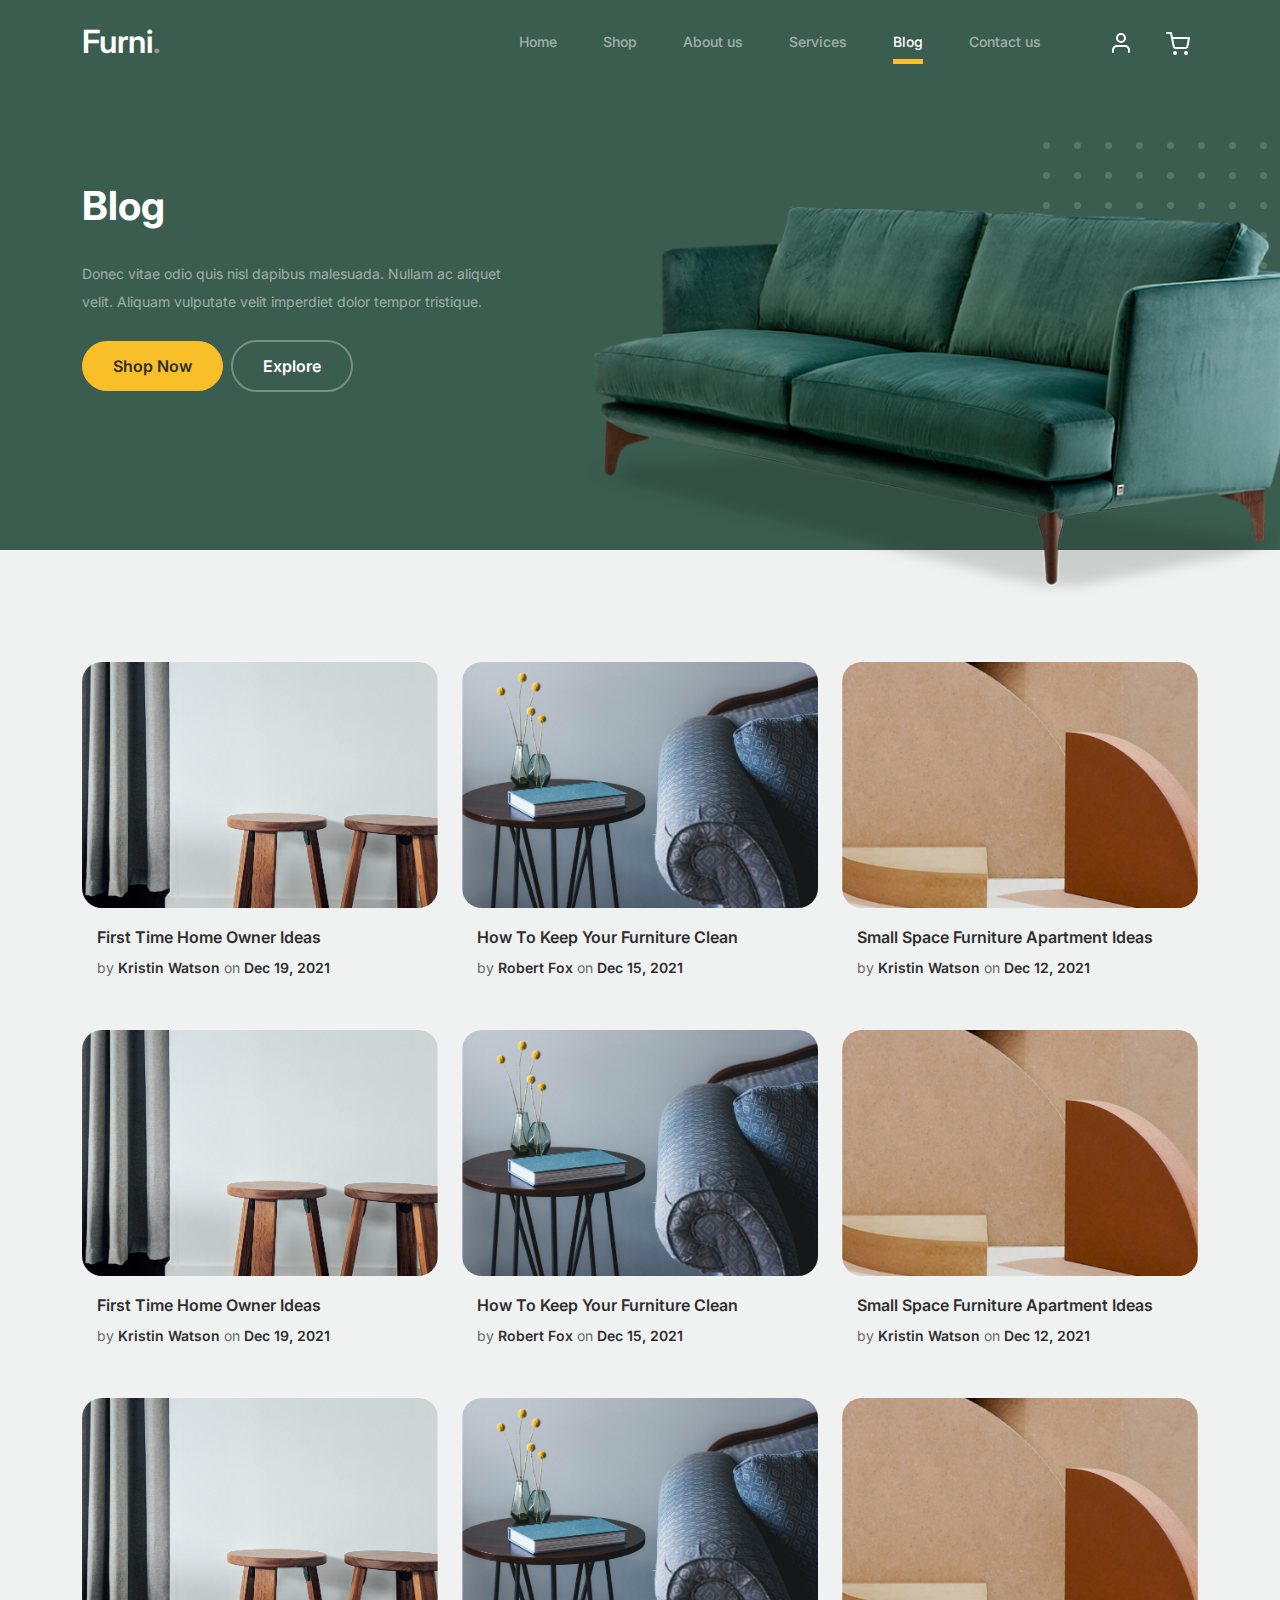
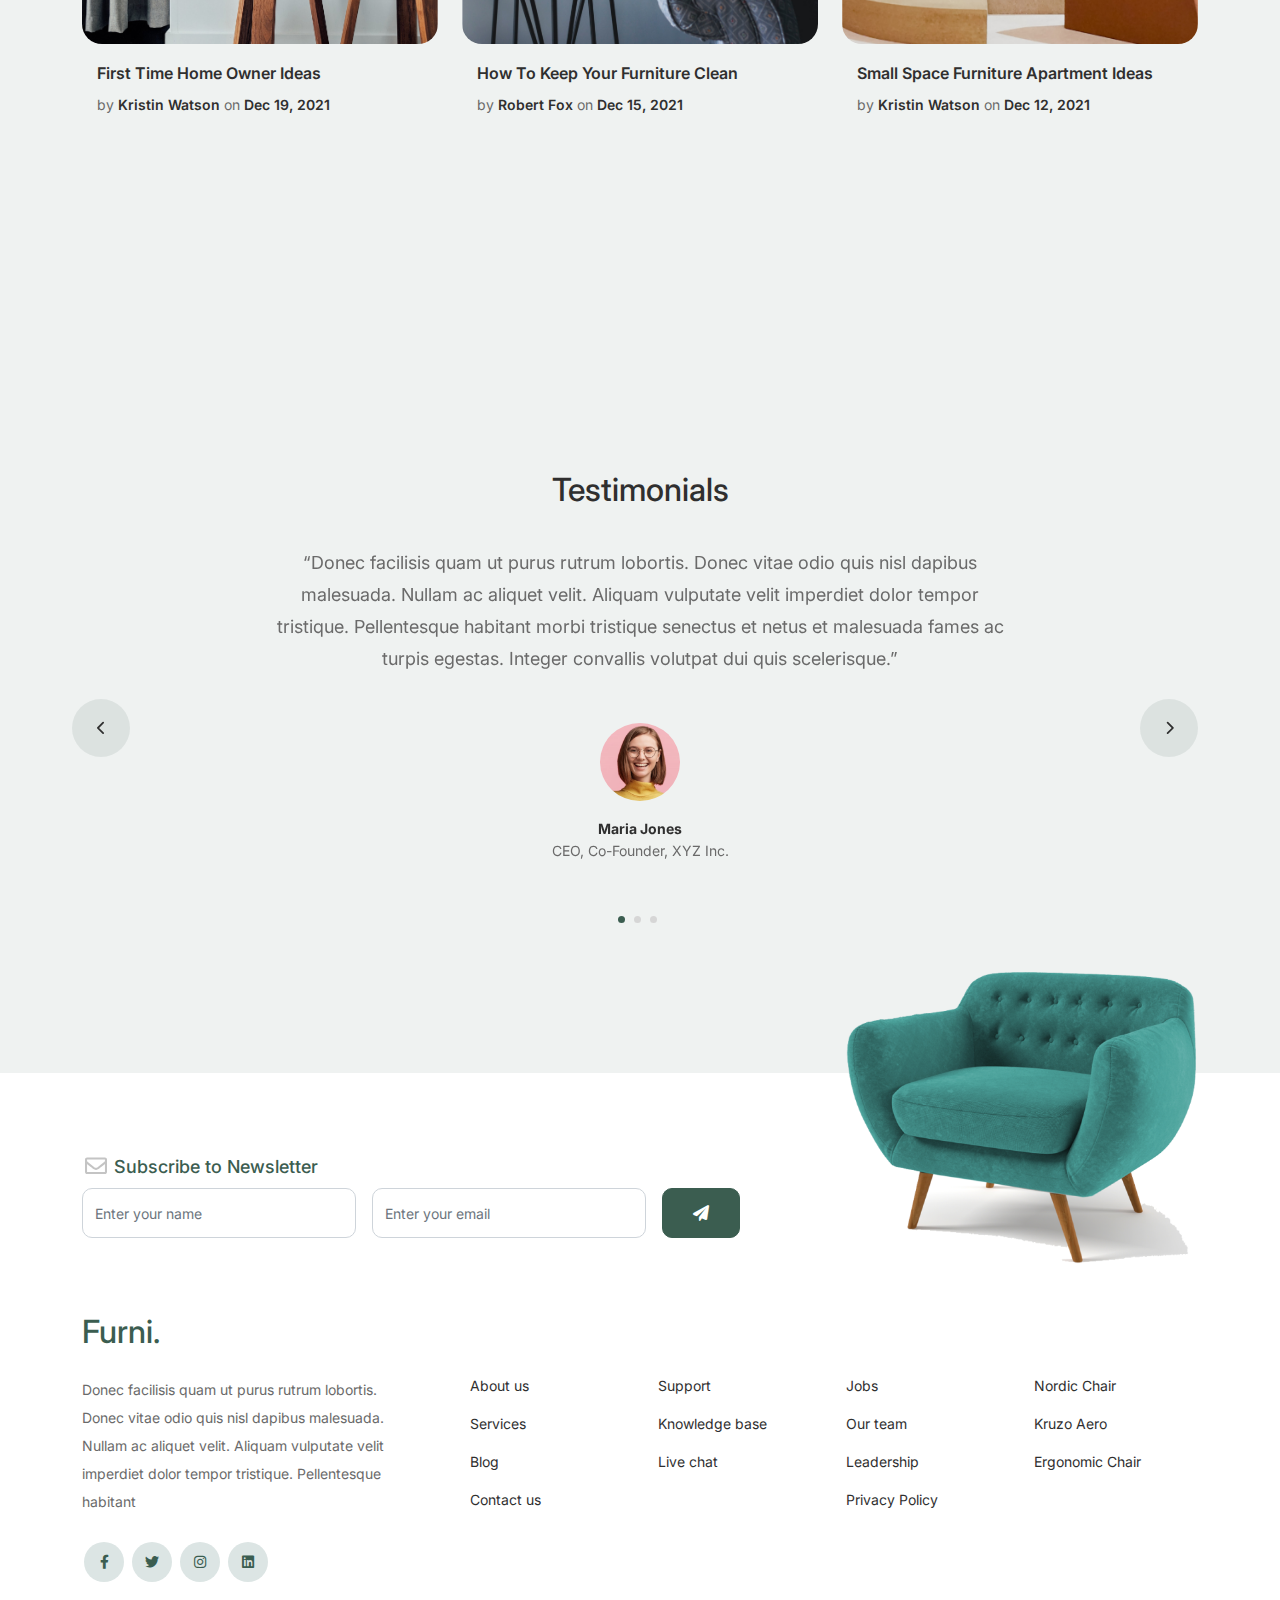
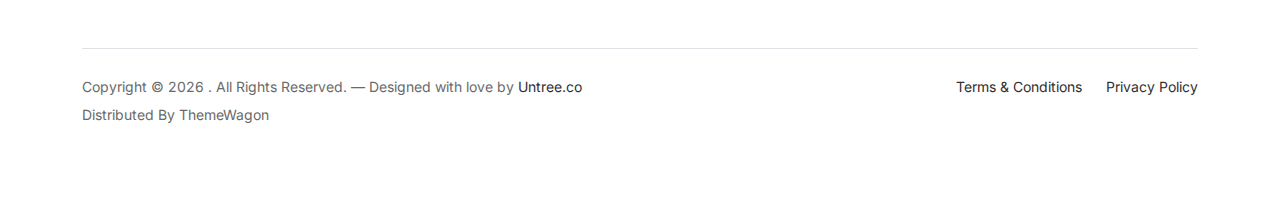
<file: blog.html>
<!-- /*
* Bootstrap 5
* Template Name: Furni
* Template Author: Untree.co
* Template URI: https://untree.co/
* License: https://creativecommons.org/licenses/by/3.0/
*/ -->
<!DOCTYPE html>
<html lang="en">
  <head>
    <meta charset="utf-8" />
    <meta
      name="viewport"
      content="width=device-width, initial-scale=1, shrink-to-fit=no"
    />
    <meta name="author" content="Untree.co" />
    <link rel="shortcut icon" href="favicon.png" />

    <meta name="description" content="" />
    <meta name="keywords" content="bootstrap, bootstrap4" />

    <!-- Bootstrap CSS -->
    <link href="css/bootstrap.min.css" rel="stylesheet" />
    <link
      href="https://cdnjs.cloudflare.com/ajax/libs/font-awesome/6.0.0-beta3/css/all.min.css"
      rel="stylesheet"
    />
    <link href="css/tiny-slider.css" rel="stylesheet" />
    <link href="css/style.css" rel="stylesheet" />
    <title>
      Furni Free Bootstrap 5 Template for Furniture and Interior Design Websites
      by Untree.co
    </title>
  </head>

  <body>
    <!-- Start Header/Navigation -->
    <nav
      class="custom-navbar navbar navbar navbar-expand-md navbar-dark bg-dark"
      arial-label="Furni navigation bar"
    >
      <div class="container">
        <a class="navbar-brand" href="index.html">Furni<span>.</span></a>

        <button
          class="navbar-toggler"
          type="button"
          data-bs-toggle="collapse"
          data-bs-target="#navbarsFurni"
          aria-controls="navbarsFurni"
          aria-expanded="false"
          aria-label="Toggle navigation"
        >
          <span class="navbar-toggler-icon"></span>
        </button>

        <div class="collapse navbar-collapse" id="navbarsFurni">
          <ul class="custom-navbar-nav navbar-nav ms-auto mb-2 mb-md-0">
            <li class="nav-item">
              <a class="nav-link" href="index.html">Home</a>
            </li>
            <li><a class="nav-link" href="shop.html">Shop</a></li>
            <li><a class="nav-link" href="about.html">About us</a></li>
            <li><a class="nav-link" href="services.html">Services</a></li>
            <li class="active">
              <a class="nav-link" href="blog.html">Blog</a>
            </li>
            <li><a class="nav-link" href="contact.html">Contact us</a></li>
          </ul>

          <ul class="custom-navbar-cta navbar-nav mb-2 mb-md-0 ms-5">
            <li>
              <a class="nav-link" href="#"><img src="images/user.svg" /></a>
            </li>
            <li>
              <a class="nav-link" href="cart.html"
                ><img src="images/cart.svg"
              /></a>
            </li>
          </ul>
        </div>
      </div>
    </nav>
    <!-- End Header/Navigation -->

    <!-- Start Hero Section -->
    <div class="hero">
      <div class="container">
        <div class="row justify-content-between">
          <div class="col-lg-5">
            <div class="intro-excerpt">
              <h1>Blog</h1>
              <p class="mb-4">
                Donec vitae odio quis nisl dapibus malesuada. Nullam ac aliquet
                velit. Aliquam vulputate velit imperdiet dolor tempor tristique.
              </p>
              <p>
                <a href="shop.html" class="btn btn-secondary me-2">Shop Now</a
                ><a href="#" class="btn btn-white-outline">Explore</a>
              </p>
            </div>
          </div>
          <div class="col-lg-7">
            <div class="hero-img-wrap">
              <img src="images/couch.png" class="img-fluid" />
            </div>
          </div>
        </div>
      </div>
    </div>
    <!-- End Hero Section -->

    <!-- Start Blog Section -->
    <div class="blog-section">
      <div class="container">
        <div class="row">
          <div class="col-12 col-sm-6 col-md-4 mb-5">
            <div class="post-entry">
              <a href="#" class="post-thumbnail"
                ><img src="images/post-1.jpg" alt="Image" class="img-fluid"
              /></a>
              <div class="post-content-entry">
                <h3><a href="#">First Time Home Owner Ideas</a></h3>
                <div class="meta">
                  <span>by <a href="#">Kristin Watson</a></span>
                  <span>on <a href="#">Dec 19, 2021</a></span>
                </div>
              </div>
            </div>
          </div>

          <div class="col-12 col-sm-6 col-md-4 mb-5">
            <div class="post-entry">
              <a href="#" class="post-thumbnail"
                ><img src="images/post-2.jpg" alt="Image" class="img-fluid"
              /></a>
              <div class="post-content-entry">
                <h3><a href="#">How To Keep Your Furniture Clean</a></h3>
                <div class="meta">
                  <span>by <a href="#">Robert Fox</a></span>
                  <span>on <a href="#">Dec 15, 2021</a></span>
                </div>
              </div>
            </div>
          </div>

          <div class="col-12 col-sm-6 col-md-4 mb-5">
            <div class="post-entry">
              <a href="#" class="post-thumbnail"
                ><img src="images/post-3.jpg" alt="Image" class="img-fluid"
              /></a>
              <div class="post-content-entry">
                <h3><a href="#">Small Space Furniture Apartment Ideas</a></h3>
                <div class="meta">
                  <span>by <a href="#">Kristin Watson</a></span>
                  <span>on <a href="#">Dec 12, 2021</a></span>
                </div>
              </div>
            </div>
          </div>

          <div class="col-12 col-sm-6 col-md-4 mb-5">
            <div class="post-entry">
              <a href="#" class="post-thumbnail"
                ><img src="images/post-1.jpg" alt="Image" class="img-fluid"
              /></a>
              <div class="post-content-entry">
                <h3><a href="#">First Time Home Owner Ideas</a></h3>
                <div class="meta">
                  <span>by <a href="#">Kristin Watson</a></span>
                  <span>on <a href="#">Dec 19, 2021</a></span>
                </div>
              </div>
            </div>
          </div>

          <div class="col-12 col-sm-6 col-md-4 mb-5">
            <div class="post-entry">
              <a href="#" class="post-thumbnail"
                ><img src="images/post-2.jpg" alt="Image" class="img-fluid"
              /></a>
              <div class="post-content-entry">
                <h3><a href="#">How To Keep Your Furniture Clean</a></h3>
                <div class="meta">
                  <span>by <a href="#">Robert Fox</a></span>
                  <span>on <a href="#">Dec 15, 2021</a></span>
                </div>
              </div>
            </div>
          </div>

          <div class="col-12 col-sm-6 col-md-4 mb-5">
            <div class="post-entry">
              <a href="#" class="post-thumbnail"
                ><img src="images/post-3.jpg" alt="Image" class="img-fluid"
              /></a>
              <div class="post-content-entry">
                <h3><a href="#">Small Space Furniture Apartment Ideas</a></h3>
                <div class="meta">
                  <span>by <a href="#">Kristin Watson</a></span>
                  <span>on <a href="#">Dec 12, 2021</a></span>
                </div>
              </div>
            </div>
          </div>

          <div class="col-12 col-sm-6 col-md-4 mb-5">
            <div class="post-entry">
              <a href="#" class="post-thumbnail"
                ><img src="images/post-1.jpg" alt="Image" class="img-fluid"
              /></a>
              <div class="post-content-entry">
                <h3><a href="#">First Time Home Owner Ideas</a></h3>
                <div class="meta">
                  <span>by <a href="#">Kristin Watson</a></span>
                  <span>on <a href="#">Dec 19, 2021</a></span>
                </div>
              </div>
            </div>
          </div>

          <div class="col-12 col-sm-6 col-md-4 mb-5">
            <div class="post-entry">
              <a href="#" class="post-thumbnail"
                ><img src="images/post-2.jpg" alt="Image" class="img-fluid"
              /></a>
              <div class="post-content-entry">
                <h3><a href="#">How To Keep Your Furniture Clean</a></h3>
                <div class="meta">
                  <span>by <a href="#">Robert Fox</a></span>
                  <span>on <a href="#">Dec 15, 2021</a></span>
                </div>
              </div>
            </div>
          </div>

          <div class="col-12 col-sm-6 col-md-4 mb-5">
            <div class="post-entry">
              <a href="#" class="post-thumbnail"
                ><img src="images/post-3.jpg" alt="Image" class="img-fluid"
              /></a>
              <div class="post-content-entry">
                <h3><a href="#">Small Space Furniture Apartment Ideas</a></h3>
                <div class="meta">
                  <span>by <a href="#">Kristin Watson</a></span>
                  <span>on <a href="#">Dec 12, 2021</a></span>
                </div>
              </div>
            </div>
          </div>
        </div>
      </div>
    </div>
    <!-- End Blog Section -->

    <!-- Start Testimonial Slider -->
    <div class="testimonial-section before-footer-section">
      <div class="container">
        <div class="row">
          <div class="col-lg-7 mx-auto text-center">
            <h2 class="section-title">Testimonials</h2>
          </div>
        </div>

        <div class="row justify-content-center">
          <div class="col-lg-12">
            <div class="testimonial-slider-wrap text-center">
              <div id="testimonial-nav">
                <span class="prev" data-controls="prev"
                  ><span class="fa fa-chevron-left"></span
                ></span>
                <span class="next" data-controls="next"
                  ><span class="fa fa-chevron-right"></span
                ></span>
              </div>

              <div class="testimonial-slider">
                <div class="item">
                  <div class="row justify-content-center">
                    <div class="col-lg-8 mx-auto">
                      <div class="testimonial-block text-center">
                        <blockquote class="mb-5">
                          <p>
                            &ldquo;Donec facilisis quam ut purus rutrum
                            lobortis. Donec vitae odio quis nisl dapibus
                            malesuada. Nullam ac aliquet velit. Aliquam
                            vulputate velit imperdiet dolor tempor tristique.
                            Pellentesque habitant morbi tristique senectus et
                            netus et malesuada fames ac turpis egestas. Integer
                            convallis volutpat dui quis scelerisque.&rdquo;
                          </p>
                        </blockquote>

                        <div class="author-info">
                          <div class="author-pic">
                            <img
                              src="images/person-1.png"
                              alt="Maria Jones"
                              class="img-fluid"
                            />
                          </div>
                          <h3 class="font-weight-bold">Maria Jones</h3>
                          <span class="position d-block mb-3"
                            >CEO, Co-Founder, XYZ Inc.</span
                          >
                        </div>
                      </div>
                    </div>
                  </div>
                </div>
                <!-- END item -->

                <div class="item">
                  <div class="row justify-content-center">
                    <div class="col-lg-8 mx-auto">
                      <div class="testimonial-block text-center">
                        <blockquote class="mb-5">
                          <p>
                            &ldquo;Donec facilisis quam ut purus rutrum
                            lobortis. Donec vitae odio quis nisl dapibus
                            malesuada. Nullam ac aliquet velit. Aliquam
                            vulputate velit imperdiet dolor tempor tristique.
                            Pellentesque habitant morbi tristique senectus et
                            netus et malesuada fames ac turpis egestas. Integer
                            convallis volutpat dui quis scelerisque.&rdquo;
                          </p>
                        </blockquote>

                        <div class="author-info">
                          <div class="author-pic">
                            <img
                              src="images/person-1.png"
                              alt="Maria Jones"
                              class="img-fluid"
                            />
                          </div>
                          <h3 class="font-weight-bold">Maria Jones</h3>
                          <span class="position d-block mb-3"
                            >CEO, Co-Founder, XYZ Inc.</span
                          >
                        </div>
                      </div>
                    </div>
                  </div>
                </div>
                <!-- END item -->

                <div class="item">
                  <div class="row justify-content-center">
                    <div class="col-lg-8 mx-auto">
                      <div class="testimonial-block text-center">
                        <blockquote class="mb-5">
                          <p>
                            &ldquo;Donec facilisis quam ut purus rutrum
                            lobortis. Donec vitae odio quis nisl dapibus
                            malesuada. Nullam ac aliquet velit. Aliquam
                            vulputate velit imperdiet dolor tempor tristique.
                            Pellentesque habitant morbi tristique senectus et
                            netus et malesuada fames ac turpis egestas. Integer
                            convallis volutpat dui quis scelerisque.&rdquo;
                          </p>
                        </blockquote>

                        <div class="author-info">
                          <div class="author-pic">
                            <img
                              src="images/person-1.png"
                              alt="Maria Jones"
                              class="img-fluid"
                            />
                          </div>
                          <h3 class="font-weight-bold">Maria Jones</h3>
                          <span class="position d-block mb-3"
                            >CEO, Co-Founder, XYZ Inc.</span
                          >
                        </div>
                      </div>
                    </div>
                  </div>
                </div>
                <!-- END item -->
              </div>
            </div>
          </div>
        </div>
      </div>
    </div>
    <!-- End Testimonial Slider -->

    <!-- Start Footer Section -->
    <footer class="footer-section">
      <div class="container relative">
        <div class="sofa-img">
          <img src="images/sofa.png" alt="Image" class="img-fluid" />
        </div>

        <div class="row">
          <div class="col-lg-8">
            <div class="subscription-form">
              <h3 class="d-flex align-items-center">
                <span class="me-1"
                  ><img
                    src="images/envelope-outline.svg"
                    alt="Image"
                    class="img-fluid" /></span
                ><span>Subscribe to Newsletter</span>
              </h3>

              <form action="#" class="row g-3">
                <div class="col-auto">
                  <input
                    type="text"
                    class="form-control"
                    placeholder="Enter your name"
                  />
                </div>
                <div class="col-auto">
                  <input
                    type="email"
                    class="form-control"
                    placeholder="Enter your email"
                  />
                </div>
                <div class="col-auto">
                  <button class="btn btn-primary">
                    <span class="fa fa-paper-plane"></span>
                  </button>
                </div>
              </form>
            </div>
          </div>
        </div>

        <div class="row g-5 mb-5">
          <div class="col-lg-4">
            <div class="mb-4 footer-logo-wrap">
              <a href="#" class="footer-logo">Furni<span>.</span></a>
            </div>
            <p class="mb-4">
              Donec facilisis quam ut purus rutrum lobortis. Donec vitae odio
              quis nisl dapibus malesuada. Nullam ac aliquet velit. Aliquam
              vulputate velit imperdiet dolor tempor tristique. Pellentesque
              habitant
            </p>

            <ul class="list-unstyled custom-social">
              <li>
                <a href="#"><span class="fa fa-brands fa-facebook-f"></span></a>
              </li>
              <li>
                <a href="#"><span class="fa fa-brands fa-twitter"></span></a>
              </li>
              <li>
                <a href="#"><span class="fa fa-brands fa-instagram"></span></a>
              </li>
              <li>
                <a href="#"><span class="fa fa-brands fa-linkedin"></span></a>
              </li>
            </ul>
          </div>

          <div class="col-lg-8">
            <div class="row links-wrap">
              <div class="col-6 col-sm-6 col-md-3">
                <ul class="list-unstyled">
                  <li><a href="#">About us</a></li>
                  <li><a href="#">Services</a></li>
                  <li><a href="#">Blog</a></li>
                  <li><a href="#">Contact us</a></li>
                </ul>
              </div>

              <div class="col-6 col-sm-6 col-md-3">
                <ul class="list-unstyled">
                  <li><a href="#">Support</a></li>
                  <li><a href="#">Knowledge base</a></li>
                  <li><a href="#">Live chat</a></li>
                </ul>
              </div>

              <div class="col-6 col-sm-6 col-md-3">
                <ul class="list-unstyled">
                  <li><a href="#">Jobs</a></li>
                  <li><a href="#">Our team</a></li>
                  <li><a href="#">Leadership</a></li>
                  <li><a href="#">Privacy Policy</a></li>
                </ul>
              </div>

              <div class="col-6 col-sm-6 col-md-3">
                <ul class="list-unstyled">
                  <li><a href="#">Nordic Chair</a></li>
                  <li><a href="#">Kruzo Aero</a></li>
                  <li><a href="#">Ergonomic Chair</a></li>
                </ul>
              </div>
            </div>
          </div>
        </div>

        <div class="border-top copyright">
          <div class="row pt-4">
            <div class="col-lg-6">
              <p class="mb-2 text-center text-lg-start">
                Copyright &copy;
                <script>
                  document.write(new Date().getFullYear());
                </script>
                . All Rights Reserved. &mdash; Designed with love by
                <a href="https://untree.co">Untree.co</a> Distributed By
                <a hreff="https://themewagon.com">ThemeWagon</a>
                <!-- License information: https://untree.co/license/ -->
              </p>
            </div>

            <div class="col-lg-6 text-center text-lg-end">
              <ul class="list-unstyled d-inline-flex ms-auto">
                <li class="me-4"><a href="#">Terms &amp; Conditions</a></li>
                <li><a href="#">Privacy Policy</a></li>
              </ul>
            </div>
          </div>
        </div>
      </div>
    </footer>
    <!-- End Footer Section -->

    <script src="js/bootstrap.bundle.min.js"></script>
    <script src="js/tiny-slider.js"></script>
    <script src="js/custom.js"></script>
  </body>
</html>
</file>
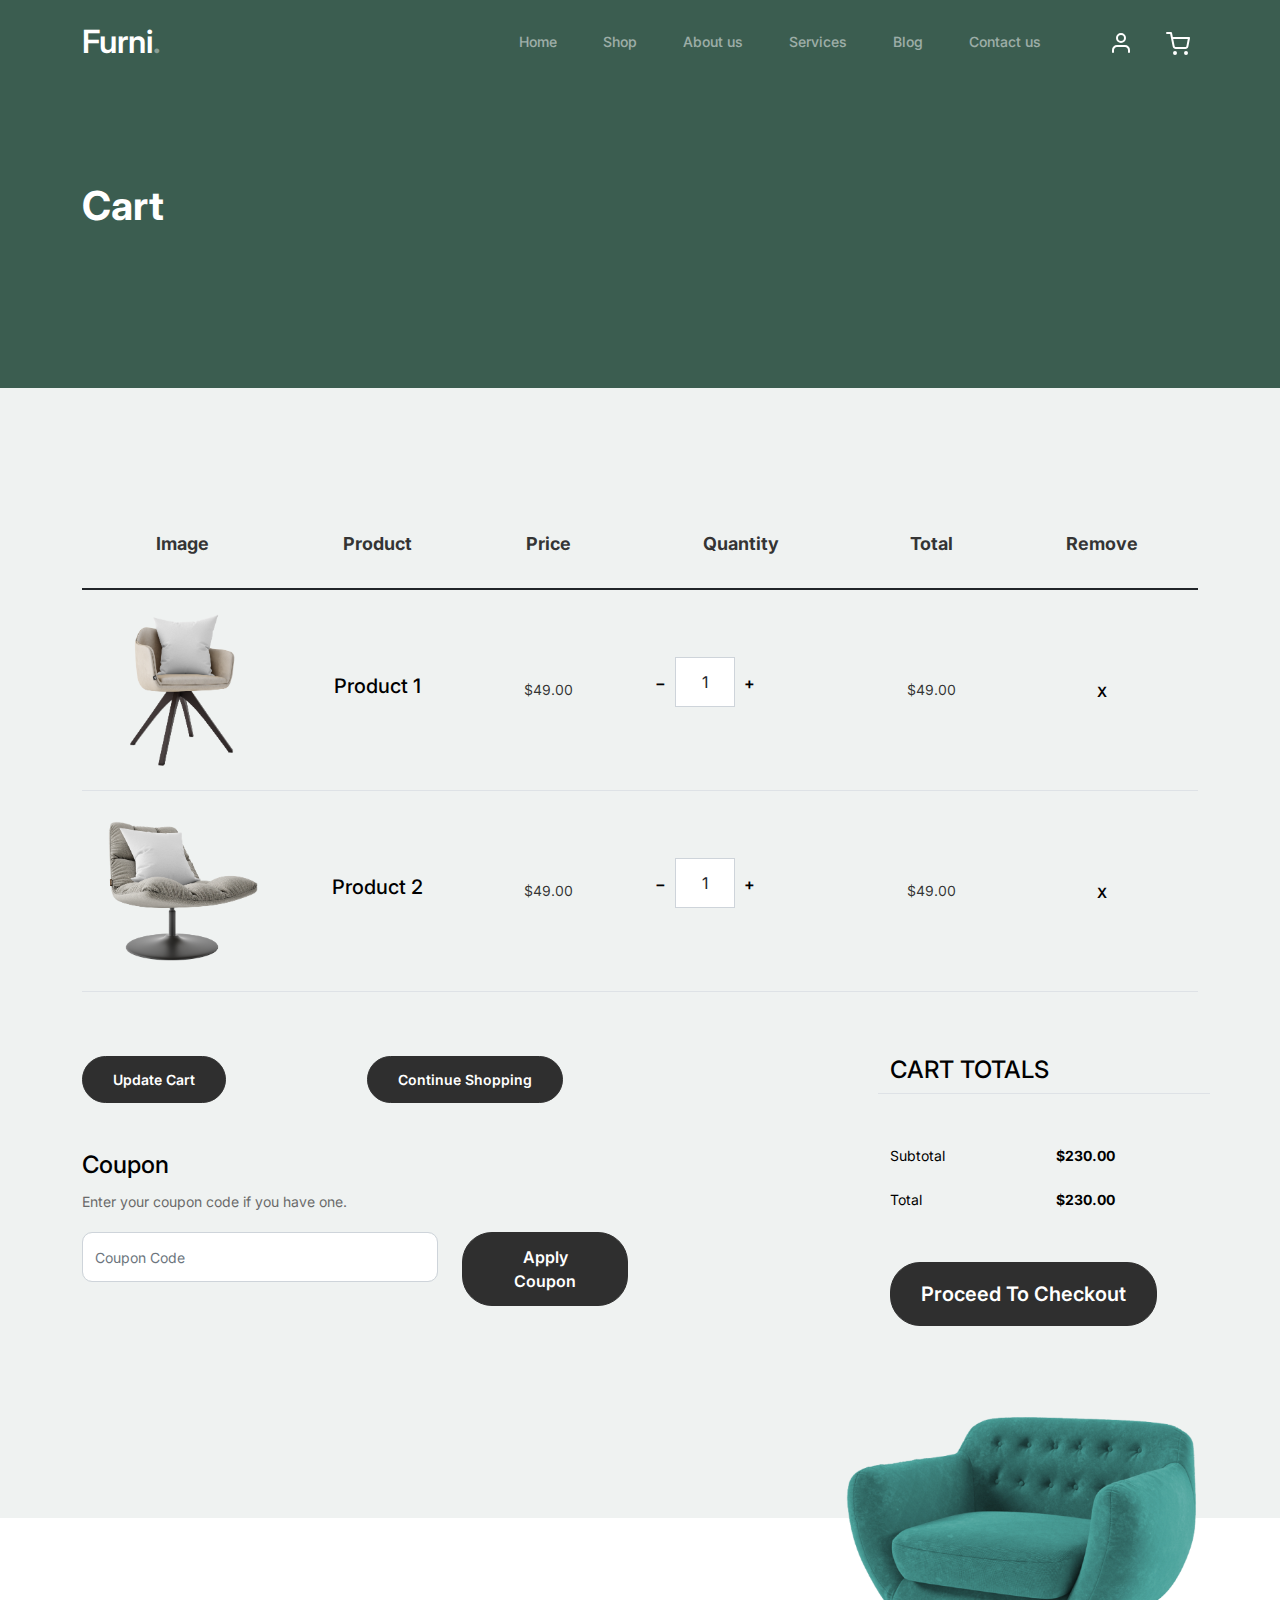
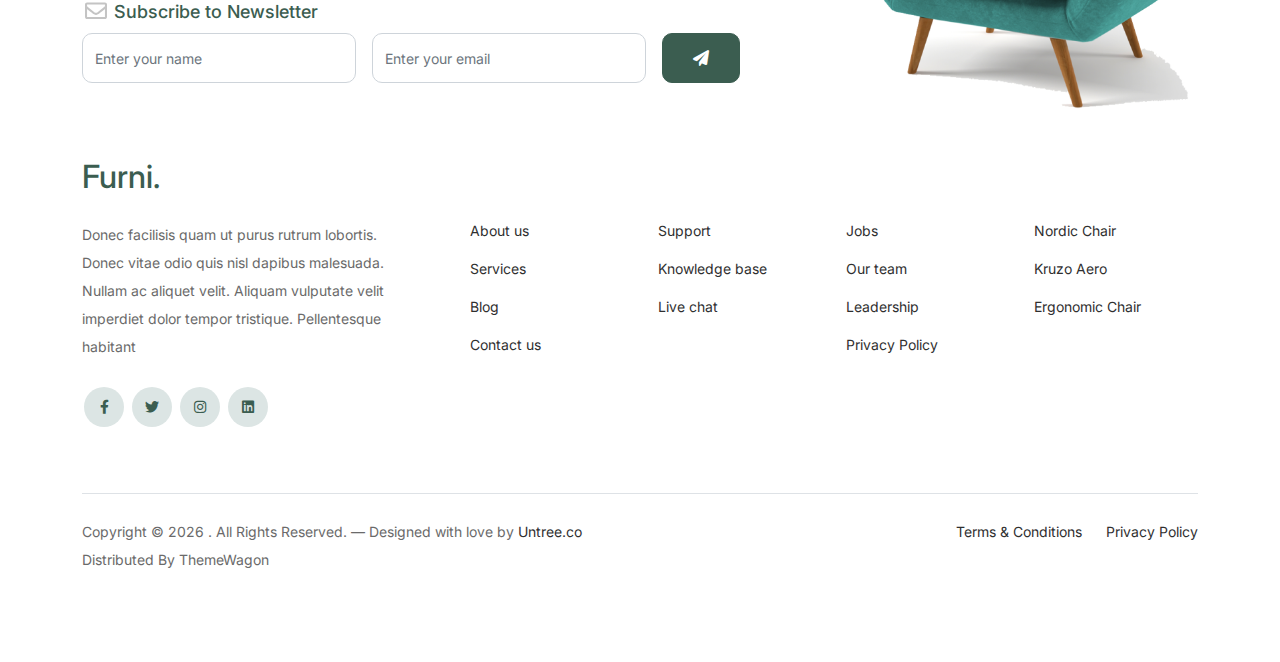
<file: cart.html>
<!-- /*
* Bootstrap 5
* Template Name: Furni
* Template Author: Untree.co
* Template URI: https://untree.co/
* License: https://creativecommons.org/licenses/by/3.0/
*/ -->
<!DOCTYPE html>
<html lang="en">
  <head>
    <meta charset="utf-8" />
    <meta
      name="viewport"
      content="width=device-width, initial-scale=1, shrink-to-fit=no"
    />
    <meta name="author" content="Untree.co" />
    <link rel="shortcut icon" href="favicon.png" />

    <meta name="description" content="" />
    <meta name="keywords" content="bootstrap, bootstrap4" />

    <!-- Bootstrap CSS -->
    <link href="css/bootstrap.min.css" rel="stylesheet" />
    <link
      href="https://cdnjs.cloudflare.com/ajax/libs/font-awesome/6.0.0-beta3/css/all.min.css"
      rel="stylesheet"
    />
    <link href="css/tiny-slider.css" rel="stylesheet" />
    <link href="css/style.css" rel="stylesheet" />
    <title>
      Furni Free Bootstrap 5 Template for Furniture and Interior Design Websites
      by Untree.co
    </title>
  </head>

  <body>
    <!-- Start Header/Navigation -->
    <nav
      class="custom-navbar navbar navbar navbar-expand-md navbar-dark bg-dark"
      arial-label="Furni navigation bar"
    >
      <div class="container">
        <a class="navbar-brand" href="index.html">Furni<span>.</span></a>

        <button
          class="navbar-toggler"
          type="button"
          data-bs-toggle="collapse"
          data-bs-target="#navbarsFurni"
          aria-controls="navbarsFurni"
          aria-expanded="false"
          aria-label="Toggle navigation"
        >
          <span class="navbar-toggler-icon"></span>
        </button>

        <div class="collapse navbar-collapse" id="navbarsFurni">
          <ul class="custom-navbar-nav navbar-nav ms-auto mb-2 mb-md-0">
            <li class="nav-item">
              <a class="nav-link" href="index.html">Home</a>
            </li>
            <li><a class="nav-link" href="shop.html">Shop</a></li>
            <li><a class="nav-link" href="about.html">About us</a></li>
            <li><a class="nav-link" href="services.html">Services</a></li>
            <li><a class="nav-link" href="blog.html">Blog</a></li>
            <li><a class="nav-link" href="contact.html">Contact us</a></li>
          </ul>

          <ul class="custom-navbar-cta navbar-nav mb-2 mb-md-0 ms-5">
            <li>
              <a class="nav-link" href="#"><img src="images/user.svg" /></a>
            </li>
            <li>
              <a class="nav-link" href="cart.html"
                ><img src="images/cart.svg"
              /></a>
            </li>
          </ul>
        </div>
      </div>
    </nav>
    <!-- End Header/Navigation -->

    <!-- Start Hero Section -->
    <div class="hero">
      <div class="container">
        <div class="row justify-content-between">
          <div class="col-lg-5">
            <div class="intro-excerpt">
              <h1>Cart</h1>
            </div>
          </div>
          <div class="col-lg-7"></div>
        </div>
      </div>
    </div>
    <!-- End Hero Section -->

    <div class="untree_co-section before-footer-section">
      <div class="container">
        <div class="row mb-5">
          <form class="col-md-12" method="post">
            <div class="site-blocks-table">
              <table class="table">
                <thead>
                  <tr>
                    <th class="product-thumbnail">Image</th>
                    <th class="product-name">Product</th>
                    <th class="product-price">Price</th>
                    <th class="product-quantity">Quantity</th>
                    <th class="product-total">Total</th>
                    <th class="product-remove">Remove</th>
                  </tr>
                </thead>
                <tbody>
                  <tr>
                    <td class="product-thumbnail">
                      <img
                        src="images/product-1.png"
                        alt="Image"
                        class="img-fluid"
                      />
                    </td>
                    <td class="product-name">
                      <h2 class="h5 text-black">Product 1</h2>
                    </td>
                    <td>$49.00</td>
                    <td>
                      <div
                        class="input-group mb-3 d-flex align-items-center quantity-container"
                        style="max-width: 120px"
                      >
                        <div class="input-group-prepend">
                          <button
                            class="btn btn-outline-black decrease"
                            type="button"
                          >
                            &minus;
                          </button>
                        </div>
                        <input
                          type="text"
                          class="form-control text-center quantity-amount"
                          value="1"
                          placeholder=""
                          aria-label="Example text with button addon"
                          aria-describedby="button-addon1"
                        />
                        <div class="input-group-append">
                          <button
                            class="btn btn-outline-black increase"
                            type="button"
                          >
                            &plus;
                          </button>
                        </div>
                      </div>
                    </td>
                    <td>$49.00</td>
                    <td><a href="#" class="btn btn-black btn-sm">X</a></td>
                  </tr>

                  <tr>
                    <td class="product-thumbnail">
                      <img
                        src="images/product-2.png"
                        alt="Image"
                        class="img-fluid"
                      />
                    </td>
                    <td class="product-name">
                      <h2 class="h5 text-black">Product 2</h2>
                    </td>
                    <td>$49.00</td>
                    <td>
                      <div
                        class="input-group mb-3 d-flex align-items-center quantity-container"
                        style="max-width: 120px"
                      >
                        <div class="input-group-prepend">
                          <button
                            class="btn btn-outline-black decrease"
                            type="button"
                          >
                            &minus;
                          </button>
                        </div>
                        <input
                          type="text"
                          class="form-control text-center quantity-amount"
                          value="1"
                          placeholder=""
                          aria-label="Example text with button addon"
                          aria-describedby="button-addon1"
                        />
                        <div class="input-group-append">
                          <button
                            class="btn btn-outline-black increase"
                            type="button"
                          >
                            &plus;
                          </button>
                        </div>
                      </div>
                    </td>
                    <td>$49.00</td>
                    <td><a href="#" class="btn btn-black btn-sm">X</a></td>
                  </tr>
                </tbody>
              </table>
            </div>
          </form>
        </div>

        <div class="row">
          <div class="col-md-6">
            <div class="row mb-5">
              <div class="col-md-6 mb-3 mb-md-0">
                <button class="btn btn-black btn-sm btn-block">
                  Update Cart
                </button>
              </div>
              <div class="col-md-6">
                <button class="btn btn-outline-black btn-sm btn-block">
                  Continue Shopping
                </button>
              </div>
            </div>
            <div class="row">
              <div class="col-md-12">
                <label class="text-black h4" for="coupon">Coupon</label>
                <p>Enter your coupon code if you have one.</p>
              </div>
              <div class="col-md-8 mb-3 mb-md-0">
                <input
                  type="text"
                  class="form-control py-3"
                  id="coupon"
                  placeholder="Coupon Code"
                />
              </div>
              <div class="col-md-4">
                <button class="btn btn-black">Apply Coupon</button>
              </div>
            </div>
          </div>
          <div class="col-md-6 pl-5">
            <div class="row justify-content-end">
              <div class="col-md-7">
                <div class="row">
                  <div class="col-md-12 text-right border-bottom mb-5">
                    <h3 class="text-black h4 text-uppercase">Cart Totals</h3>
                  </div>
                </div>
                <div class="row mb-3">
                  <div class="col-md-6">
                    <span class="text-black">Subtotal</span>
                  </div>
                  <div class="col-md-6 text-right">
                    <strong class="text-black">$230.00</strong>
                  </div>
                </div>
                <div class="row mb-5">
                  <div class="col-md-6">
                    <span class="text-black">Total</span>
                  </div>
                  <div class="col-md-6 text-right">
                    <strong class="text-black">$230.00</strong>
                  </div>
                </div>

                <div class="row">
                  <div class="col-md-12">
                    <button
                      class="btn btn-black btn-lg py-3 btn-block"
                      onclick="window.location='checkout.html'"
                    >
                      Proceed To Checkout
                    </button>
                  </div>
                </div>
              </div>
            </div>
          </div>
        </div>
      </div>
    </div>

    <!-- Start Footer Section -->
    <footer class="footer-section">
      <div class="container relative">
        <div class="sofa-img">
          <img src="images/sofa.png" alt="Image" class="img-fluid" />
        </div>

        <div class="row">
          <div class="col-lg-8">
            <div class="subscription-form">
              <h3 class="d-flex align-items-center">
                <span class="me-1"
                  ><img
                    src="images/envelope-outline.svg"
                    alt="Image"
                    class="img-fluid" /></span
                ><span>Subscribe to Newsletter</span>
              </h3>

              <form action="#" class="row g-3">
                <div class="col-auto">
                  <input
                    type="text"
                    class="form-control"
                    placeholder="Enter your name"
                  />
                </div>
                <div class="col-auto">
                  <input
                    type="email"
                    class="form-control"
                    placeholder="Enter your email"
                  />
                </div>
                <div class="col-auto">
                  <button class="btn btn-primary">
                    <span class="fa fa-paper-plane"></span>
                  </button>
                </div>
              </form>
            </div>
          </div>
        </div>

        <div class="row g-5 mb-5">
          <div class="col-lg-4">
            <div class="mb-4 footer-logo-wrap">
              <a href="#" class="footer-logo">Furni<span>.</span></a>
            </div>
            <p class="mb-4">
              Donec facilisis quam ut purus rutrum lobortis. Donec vitae odio
              quis nisl dapibus malesuada. Nullam ac aliquet velit. Aliquam
              vulputate velit imperdiet dolor tempor tristique. Pellentesque
              habitant
            </p>

            <ul class="list-unstyled custom-social">
              <li>
                <a href="#"><span class="fa fa-brands fa-facebook-f"></span></a>
              </li>
              <li>
                <a href="#"><span class="fa fa-brands fa-twitter"></span></a>
              </li>
              <li>
                <a href="#"><span class="fa fa-brands fa-instagram"></span></a>
              </li>
              <li>
                <a href="#"><span class="fa fa-brands fa-linkedin"></span></a>
              </li>
            </ul>
          </div>

          <div class="col-lg-8">
            <div class="row links-wrap">
              <div class="col-6 col-sm-6 col-md-3">
                <ul class="list-unstyled">
                  <li><a href="#">About us</a></li>
                  <li><a href="#">Services</a></li>
                  <li><a href="#">Blog</a></li>
                  <li><a href="#">Contact us</a></li>
                </ul>
              </div>

              <div class="col-6 col-sm-6 col-md-3">
                <ul class="list-unstyled">
                  <li><a href="#">Support</a></li>
                  <li><a href="#">Knowledge base</a></li>
                  <li><a href="#">Live chat</a></li>
                </ul>
              </div>

              <div class="col-6 col-sm-6 col-md-3">
                <ul class="list-unstyled">
                  <li><a href="#">Jobs</a></li>
                  <li><a href="#">Our team</a></li>
                  <li><a href="#">Leadership</a></li>
                  <li><a href="#">Privacy Policy</a></li>
                </ul>
              </div>

              <div class="col-6 col-sm-6 col-md-3">
                <ul class="list-unstyled">
                  <li><a href="#">Nordic Chair</a></li>
                  <li><a href="#">Kruzo Aero</a></li>
                  <li><a href="#">Ergonomic Chair</a></li>
                </ul>
              </div>
            </div>
          </div>
        </div>

        <div class="border-top copyright">
          <div class="row pt-4">
            <div class="col-lg-6">
              <p class="mb-2 text-center text-lg-start">
                Copyright &copy;
                <script>
                  document.write(new Date().getFullYear());
                </script>
                . All Rights Reserved. &mdash; Designed with love by
                <a href="https://untree.co">Untree.co</a> Distributed By
                <a hreff="https://themewagon.com">ThemeWagon</a>
                <!-- License information: https://untree.co/license/ -->
              </p>
            </div>

            <div class="col-lg-6 text-center text-lg-end">
              <ul class="list-unstyled d-inline-flex ms-auto">
                <li class="me-4"><a href="#">Terms &amp; Conditions</a></li>
                <li><a href="#">Privacy Policy</a></li>
              </ul>
            </div>
          </div>
        </div>
      </div>
    </footer>
    <!-- End Footer Section -->

    <script src="js/bootstrap.bundle.min.js"></script>
    <script src="js/tiny-slider.js"></script>
    <script src="js/custom.js"></script>
  </body>
</html>
</file>
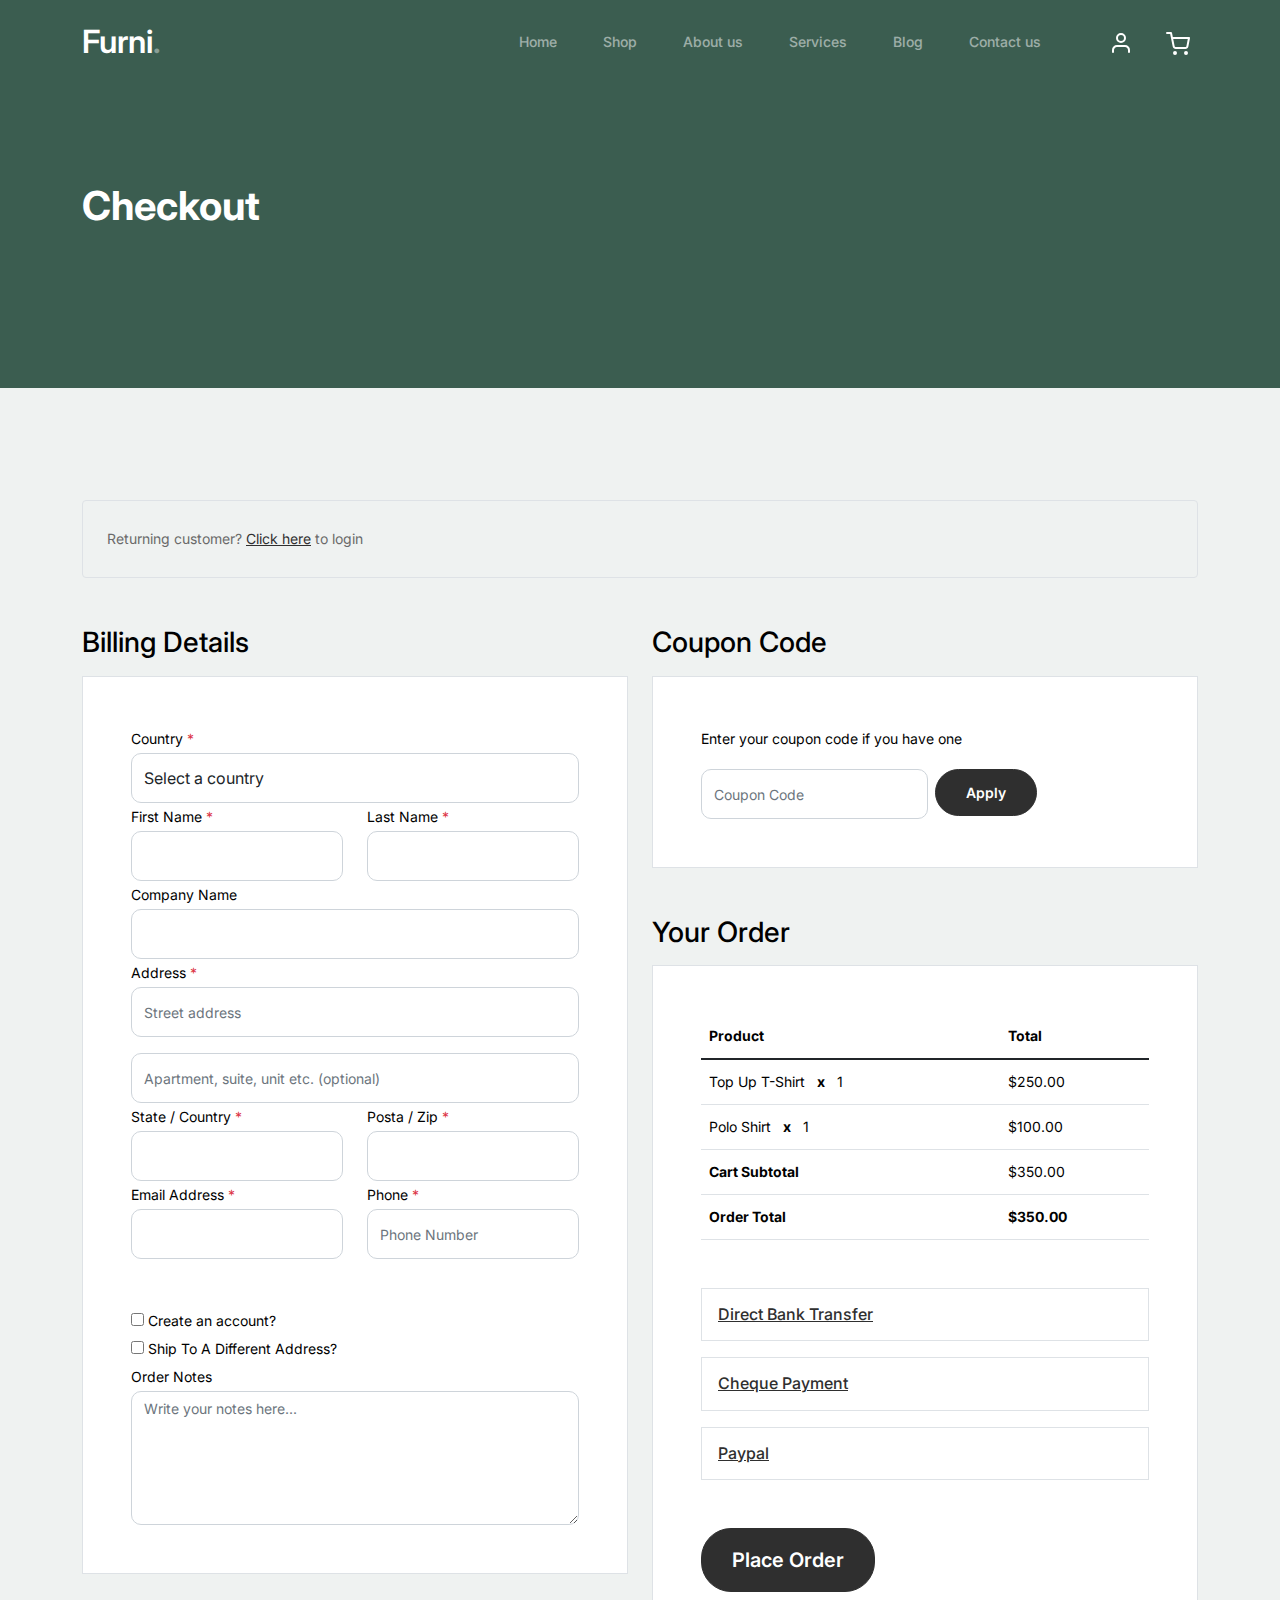
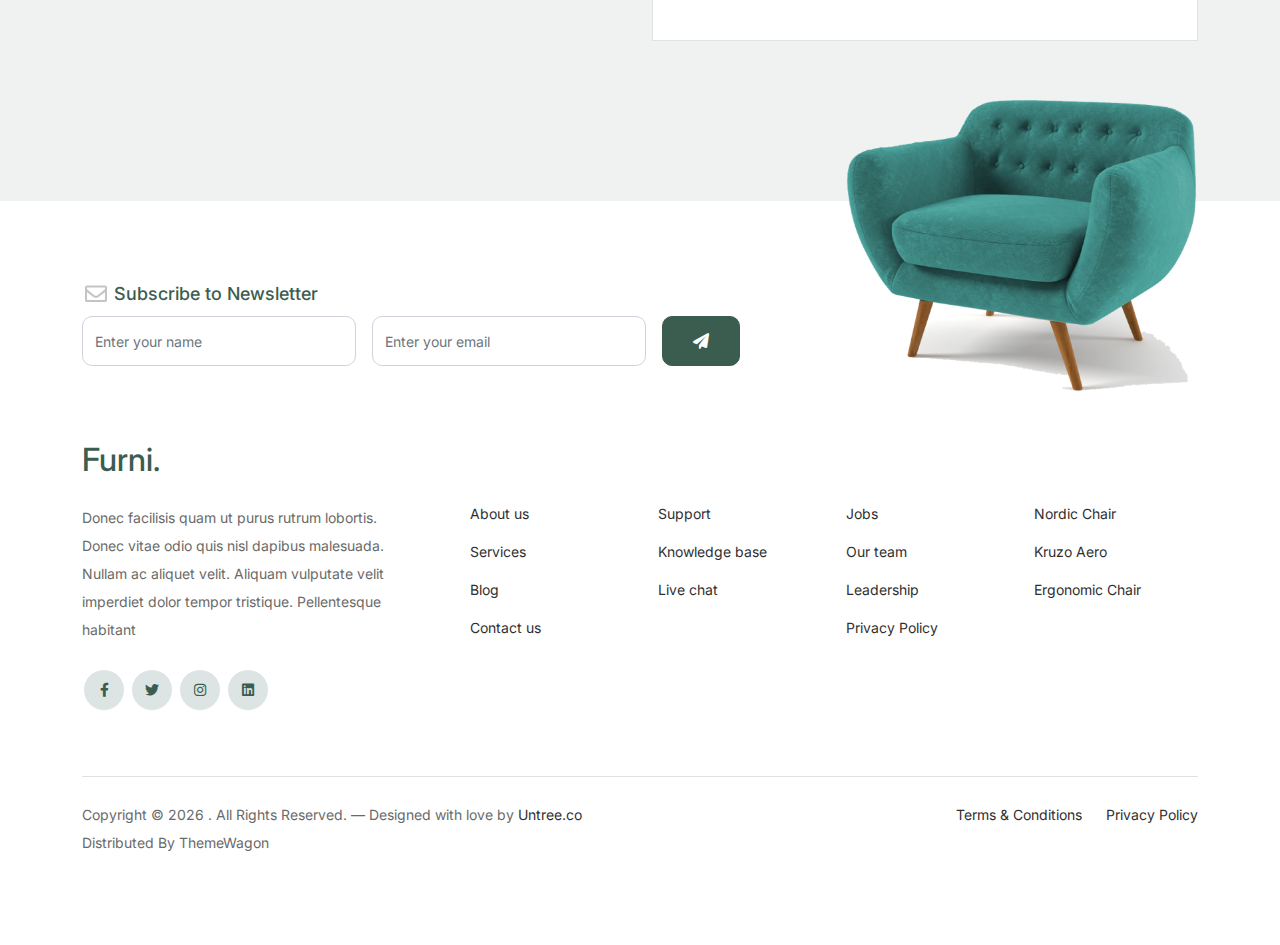
<file: checkout.html>
<!-- /*
* Bootstrap 5
* Template Name: Furni
* Template Author: Untree.co
* Template URI: https://untree.co/
* License: https://creativecommons.org/licenses/by/3.0/
*/ -->
<!DOCTYPE html>
<html lang="en">
  <head>
    <meta charset="utf-8" />
    <meta
      name="viewport"
      content="width=device-width, initial-scale=1, shrink-to-fit=no"
    />
    <meta name="author" content="Untree.co" />
    <link rel="shortcut icon" href="favicon.png" />

    <meta name="description" content="" />
    <meta name="keywords" content="bootstrap, bootstrap4" />

    <!-- Bootstrap CSS -->
    <link href="css/bootstrap.min.css" rel="stylesheet" />
    <link
      href="https://cdnjs.cloudflare.com/ajax/libs/font-awesome/6.0.0-beta3/css/all.min.css"
      rel="stylesheet"
    />
    <link href="css/tiny-slider.css" rel="stylesheet" />
    <link href="css/style.css" rel="stylesheet" />
    <title>
      Furni Free Bootstrap 5 Template for Furniture and Interior Design Websites
      by Untree.co
    </title>
  </head>

  <body>
    <!-- Start Header/Navigation -->
    <nav
      class="custom-navbar navbar navbar navbar-expand-md navbar-dark bg-dark"
      arial-label="Furni navigation bar"
    >
      <div class="container">
        <a class="navbar-brand" href="index.html">Furni<span>.</span></a>

        <button
          class="navbar-toggler"
          type="button"
          data-bs-toggle="collapse"
          data-bs-target="#navbarsFurni"
          aria-controls="navbarsFurni"
          aria-expanded="false"
          aria-label="Toggle navigation"
        >
          <span class="navbar-toggler-icon"></span>
        </button>

        <div class="collapse navbar-collapse" id="navbarsFurni">
          <ul class="custom-navbar-nav navbar-nav ms-auto mb-2 mb-md-0">
            <li class="nav-item">
              <a class="nav-link" href="index.html">Home</a>
            </li>
            <li><a class="nav-link" href="shop.html">Shop</a></li>
            <li><a class="nav-link" href="about.html">About us</a></li>
            <li><a class="nav-link" href="services.html">Services</a></li>
            <li><a class="nav-link" href="blog.html">Blog</a></li>
            <li><a class="nav-link" href="contact.html">Contact us</a></li>
          </ul>

          <ul class="custom-navbar-cta navbar-nav mb-2 mb-md-0 ms-5">
            <li>
              <a class="nav-link" href="#"><img src="images/user.svg" /></a>
            </li>
            <li>
              <a class="nav-link" href="cart.html"
                ><img src="images/cart.svg"
              /></a>
            </li>
          </ul>
        </div>
      </div>
    </nav>
    <!-- End Header/Navigation -->

    <!-- Start Hero Section -->
    <div class="hero">
      <div class="container">
        <div class="row justify-content-between">
          <div class="col-lg-5">
            <div class="intro-excerpt">
              <h1>Checkout</h1>
            </div>
          </div>
          <div class="col-lg-7"></div>
        </div>
      </div>
    </div>
    <!-- End Hero Section -->

    <div class="untree_co-section">
      <div class="container">
        <div class="row mb-5">
          <div class="col-md-12">
            <div class="border p-4 rounded" role="alert">
              Returning customer? <a href="#">Click here</a> to login
            </div>
          </div>
        </div>
        <div class="row">
          <div class="col-md-6 mb-5 mb-md-0">
            <h2 class="h3 mb-3 text-black">Billing Details</h2>
            <div class="p-3 p-lg-5 border bg-white">
              <div class="form-group">
                <label for="c_country" class="text-black"
                  >Country <span class="text-danger">*</span></label
                >
                <select id="c_country" class="form-control">
                  <option value="1">Select a country</option>
                  <option value="2">bangladesh</option>
                  <option value="3">Algeria</option>
                  <option value="4">Afghanistan</option>
                  <option value="5">Ghana</option>
                  <option value="6">Albania</option>
                  <option value="7">Bahrain</option>
                  <option value="8">Colombia</option>
                  <option value="9">Dominican Republic</option>
                </select>
              </div>
              <div class="form-group row">
                <div class="col-md-6">
                  <label for="c_fname" class="text-black"
                    >First Name <span class="text-danger">*</span></label
                  >
                  <input
                    type="text"
                    class="form-control"
                    id="c_fname"
                    name="c_fname"
                  />
                </div>
                <div class="col-md-6">
                  <label for="c_lname" class="text-black"
                    >Last Name <span class="text-danger">*</span></label
                  >
                  <input
                    type="text"
                    class="form-control"
                    id="c_lname"
                    name="c_lname"
                  />
                </div>
              </div>

              <div class="form-group row">
                <div class="col-md-12">
                  <label for="c_companyname" class="text-black"
                    >Company Name
                  </label>
                  <input
                    type="text"
                    class="form-control"
                    id="c_companyname"
                    name="c_companyname"
                  />
                </div>
              </div>

              <div class="form-group row">
                <div class="col-md-12">
                  <label for="c_address" class="text-black"
                    >Address <span class="text-danger">*</span></label
                  >
                  <input
                    type="text"
                    class="form-control"
                    id="c_address"
                    name="c_address"
                    placeholder="Street address"
                  />
                </div>
              </div>

              <div class="form-group mt-3">
                <input
                  type="text"
                  class="form-control"
                  placeholder="Apartment, suite, unit etc. (optional)"
                />
              </div>

              <div class="form-group row">
                <div class="col-md-6">
                  <label for="c_state_country" class="text-black"
                    >State / Country <span class="text-danger">*</span></label
                  >
                  <input
                    type="text"
                    class="form-control"
                    id="c_state_country"
                    name="c_state_country"
                  />
                </div>
                <div class="col-md-6">
                  <label for="c_postal_zip" class="text-black"
                    >Posta / Zip <span class="text-danger">*</span></label
                  >
                  <input
                    type="text"
                    class="form-control"
                    id="c_postal_zip"
                    name="c_postal_zip"
                  />
                </div>
              </div>

              <div class="form-group row mb-5">
                <div class="col-md-6">
                  <label for="c_email_address" class="text-black"
                    >Email Address <span class="text-danger">*</span></label
                  >
                  <input
                    type="text"
                    class="form-control"
                    id="c_email_address"
                    name="c_email_address"
                  />
                </div>
                <div class="col-md-6">
                  <label for="c_phone" class="text-black"
                    >Phone <span class="text-danger">*</span></label
                  >
                  <input
                    type="text"
                    class="form-control"
                    id="c_phone"
                    name="c_phone"
                    placeholder="Phone Number"
                  />
                </div>
              </div>

              <div class="form-group">
                <label
                  for="c_create_account"
                  class="text-black"
                  data-bs-toggle="collapse"
                  href="#create_an_account"
                  role="button"
                  aria-expanded="false"
                  aria-controls="create_an_account"
                  ><input type="checkbox" value="1" id="c_create_account" />
                  Create an account?</label
                >
                <div class="collapse" id="create_an_account">
                  <div class="py-2 mb-4">
                    <p class="mb-3">
                      Create an account by entering the information below. If
                      you are a returning customer please login at the top of
                      the page.
                    </p>
                    <div class="form-group">
                      <label for="c_account_password" class="text-black"
                        >Account Password</label
                      >
                      <input
                        type="email"
                        class="form-control"
                        id="c_account_password"
                        name="c_account_password"
                        placeholder=""
                      />
                    </div>
                  </div>
                </div>
              </div>

              <div class="form-group">
                <label
                  for="c_ship_different_address"
                  class="text-black"
                  data-bs-toggle="collapse"
                  href="#ship_different_address"
                  role="button"
                  aria-expanded="false"
                  aria-controls="ship_different_address"
                  ><input
                    type="checkbox"
                    value="1"
                    id="c_ship_different_address"
                  />
                  Ship To A Different Address?</label
                >
                <div class="collapse" id="ship_different_address">
                  <div class="py-2">
                    <div class="form-group">
                      <label for="c_diff_country" class="text-black"
                        >Country <span class="text-danger">*</span></label
                      >
                      <select id="c_diff_country" class="form-control">
                        <option value="1">Select a country</option>
                        <option value="2">bangladesh</option>
                        <option value="3">Algeria</option>
                        <option value="4">Afghanistan</option>
                        <option value="5">Ghana</option>
                        <option value="6">Albania</option>
                        <option value="7">Bahrain</option>
                        <option value="8">Colombia</option>
                        <option value="9">Dominican Republic</option>
                      </select>
                    </div>

                    <div class="form-group row">
                      <div class="col-md-6">
                        <label for="c_diff_fname" class="text-black"
                          >First Name <span class="text-danger">*</span></label
                        >
                        <input
                          type="text"
                          class="form-control"
                          id="c_diff_fname"
                          name="c_diff_fname"
                        />
                      </div>
                      <div class="col-md-6">
                        <label for="c_diff_lname" class="text-black"
                          >Last Name <span class="text-danger">*</span></label
                        >
                        <input
                          type="text"
                          class="form-control"
                          id="c_diff_lname"
                          name="c_diff_lname"
                        />
                      </div>
                    </div>

                    <div class="form-group row">
                      <div class="col-md-12">
                        <label for="c_diff_companyname" class="text-black"
                          >Company Name
                        </label>
                        <input
                          type="text"
                          class="form-control"
                          id="c_diff_companyname"
                          name="c_diff_companyname"
                        />
                      </div>
                    </div>

                    <div class="form-group row mb-3">
                      <div class="col-md-12">
                        <label for="c_diff_address" class="text-black"
                          >Address <span class="text-danger">*</span></label
                        >
                        <input
                          type="text"
                          class="form-control"
                          id="c_diff_address"
                          name="c_diff_address"
                          placeholder="Street address"
                        />
                      </div>
                    </div>

                    <div class="form-group">
                      <input
                        type="text"
                        class="form-control"
                        placeholder="Apartment, suite, unit etc. (optional)"
                      />
                    </div>

                    <div class="form-group row">
                      <div class="col-md-6">
                        <label for="c_diff_state_country" class="text-black"
                          >State / Country
                          <span class="text-danger">*</span></label
                        >
                        <input
                          type="text"
                          class="form-control"
                          id="c_diff_state_country"
                          name="c_diff_state_country"
                        />
                      </div>
                      <div class="col-md-6">
                        <label for="c_diff_postal_zip" class="text-black"
                          >Posta / Zip <span class="text-danger">*</span></label
                        >
                        <input
                          type="text"
                          class="form-control"
                          id="c_diff_postal_zip"
                          name="c_diff_postal_zip"
                        />
                      </div>
                    </div>

                    <div class="form-group row mb-5">
                      <div class="col-md-6">
                        <label for="c_diff_email_address" class="text-black"
                          >Email Address
                          <span class="text-danger">*</span></label
                        >
                        <input
                          type="text"
                          class="form-control"
                          id="c_diff_email_address"
                          name="c_diff_email_address"
                        />
                      </div>
                      <div class="col-md-6">
                        <label for="c_diff_phone" class="text-black"
                          >Phone <span class="text-danger">*</span></label
                        >
                        <input
                          type="text"
                          class="form-control"
                          id="c_diff_phone"
                          name="c_diff_phone"
                          placeholder="Phone Number"
                        />
                      </div>
                    </div>
                  </div>
                </div>
              </div>

              <div class="form-group">
                <label for="c_order_notes" class="text-black"
                  >Order Notes</label
                >
                <textarea
                  name="c_order_notes"
                  id="c_order_notes"
                  cols="30"
                  rows="5"
                  class="form-control"
                  placeholder="Write your notes here..."
                ></textarea>
              </div>
            </div>
          </div>
          <div class="col-md-6">
            <div class="row mb-5">
              <div class="col-md-12">
                <h2 class="h3 mb-3 text-black">Coupon Code</h2>
                <div class="p-3 p-lg-5 border bg-white">
                  <label for="c_code" class="text-black mb-3"
                    >Enter your coupon code if you have one</label
                  >
                  <div class="input-group w-75 couponcode-wrap">
                    <input
                      type="text"
                      class="form-control me-2"
                      id="c_code"
                      placeholder="Coupon Code"
                      aria-label="Coupon Code"
                      aria-describedby="button-addon2"
                    />
                    <div class="input-group-append">
                      <button
                        class="btn btn-black btn-sm"
                        type="button"
                        id="button-addon2"
                      >
                        Apply
                      </button>
                    </div>
                  </div>
                </div>
              </div>
            </div>

            <div class="row mb-5">
              <div class="col-md-12">
                <h2 class="h3 mb-3 text-black">Your Order</h2>
                <div class="p-3 p-lg-5 border bg-white">
                  <table class="table site-block-order-table mb-5">
                    <thead>
                      <th>Product</th>
                      <th>Total</th>
                    </thead>
                    <tbody>
                      <tr>
                        <td>
                          Top Up T-Shirt <strong class="mx-2">x</strong> 1
                        </td>
                        <td>$250.00</td>
                      </tr>
                      <tr>
                        <td>Polo Shirt <strong class="mx-2">x</strong> 1</td>
                        <td>$100.00</td>
                      </tr>
                      <tr>
                        <td class="text-black font-weight-bold">
                          <strong>Cart Subtotal</strong>
                        </td>
                        <td class="text-black">$350.00</td>
                      </tr>
                      <tr>
                        <td class="text-black font-weight-bold">
                          <strong>Order Total</strong>
                        </td>
                        <td class="text-black font-weight-bold">
                          <strong>$350.00</strong>
                        </td>
                      </tr>
                    </tbody>
                  </table>

                  <div class="border p-3 mb-3">
                    <h3 class="h6 mb-0">
                      <a
                        class="d-block"
                        data-bs-toggle="collapse"
                        href="#collapsebank"
                        role="button"
                        aria-expanded="false"
                        aria-controls="collapsebank"
                        >Direct Bank Transfer</a
                      >
                    </h3>

                    <div class="collapse" id="collapsebank">
                      <div class="py-2">
                        <p class="mb-0">
                          Make your payment directly into our bank account.
                          Please use your Order ID as the payment reference.
                          Your order won’t be shipped until the funds have
                          cleared in our account.
                        </p>
                      </div>
                    </div>
                  </div>

                  <div class="border p-3 mb-3">
                    <h3 class="h6 mb-0">
                      <a
                        class="d-block"
                        data-bs-toggle="collapse"
                        href="#collapsecheque"
                        role="button"
                        aria-expanded="false"
                        aria-controls="collapsecheque"
                        >Cheque Payment</a
                      >
                    </h3>

                    <div class="collapse" id="collapsecheque">
                      <div class="py-2">
                        <p class="mb-0">
                          Make your payment directly into our bank account.
                          Please use your Order ID as the payment reference.
                          Your order won’t be shipped until the funds have
                          cleared in our account.
                        </p>
                      </div>
                    </div>
                  </div>

                  <div class="border p-3 mb-5">
                    <h3 class="h6 mb-0">
                      <a
                        class="d-block"
                        data-bs-toggle="collapse"
                        href="#collapsepaypal"
                        role="button"
                        aria-expanded="false"
                        aria-controls="collapsepaypal"
                        >Paypal</a
                      >
                    </h3>

                    <div class="collapse" id="collapsepaypal">
                      <div class="py-2">
                        <p class="mb-0">
                          Make your payment directly into our bank account.
                          Please use your Order ID as the payment reference.
                          Your order won’t be shipped until the funds have
                          cleared in our account.
                        </p>
                      </div>
                    </div>
                  </div>

                  <div class="form-group">
                    <button
                      class="btn btn-black btn-lg py-3 btn-block"
                      onclick="window.location='thankyou.html'"
                    >
                      Place Order
                    </button>
                  </div>
                </div>
              </div>
            </div>
          </div>
        </div>
        <!-- </form> -->
      </div>
    </div>

    <!-- Start Footer Section -->
    <footer class="footer-section">
      <div class="container relative">
        <div class="sofa-img">
          <img src="images/sofa.png" alt="Image" class="img-fluid" />
        </div>

        <div class="row">
          <div class="col-lg-8">
            <div class="subscription-form">
              <h3 class="d-flex align-items-center">
                <span class="me-1"
                  ><img
                    src="images/envelope-outline.svg"
                    alt="Image"
                    class="img-fluid" /></span
                ><span>Subscribe to Newsletter</span>
              </h3>

              <form action="#" class="row g-3">
                <div class="col-auto">
                  <input
                    type="text"
                    class="form-control"
                    placeholder="Enter your name"
                  />
                </div>
                <div class="col-auto">
                  <input
                    type="email"
                    class="form-control"
                    placeholder="Enter your email"
                  />
                </div>
                <div class="col-auto">
                  <button class="btn btn-primary">
                    <span class="fa fa-paper-plane"></span>
                  </button>
                </div>
              </form>
            </div>
          </div>
        </div>

        <div class="row g-5 mb-5">
          <div class="col-lg-4">
            <div class="mb-4 footer-logo-wrap">
              <a href="#" class="footer-logo">Furni<span>.</span></a>
            </div>
            <p class="mb-4">
              Donec facilisis quam ut purus rutrum lobortis. Donec vitae odio
              quis nisl dapibus malesuada. Nullam ac aliquet velit. Aliquam
              vulputate velit imperdiet dolor tempor tristique. Pellentesque
              habitant
            </p>

            <ul class="list-unstyled custom-social">
              <li>
                <a href="#"><span class="fa fa-brands fa-facebook-f"></span></a>
              </li>
              <li>
                <a href="#"><span class="fa fa-brands fa-twitter"></span></a>
              </li>
              <li>
                <a href="#"><span class="fa fa-brands fa-instagram"></span></a>
              </li>
              <li>
                <a href="#"><span class="fa fa-brands fa-linkedin"></span></a>
              </li>
            </ul>
          </div>

          <div class="col-lg-8">
            <div class="row links-wrap">
              <div class="col-6 col-sm-6 col-md-3">
                <ul class="list-unstyled">
                  <li><a href="#">About us</a></li>
                  <li><a href="#">Services</a></li>
                  <li><a href="#">Blog</a></li>
                  <li><a href="#">Contact us</a></li>
                </ul>
              </div>

              <div class="col-6 col-sm-6 col-md-3">
                <ul class="list-unstyled">
                  <li><a href="#">Support</a></li>
                  <li><a href="#">Knowledge base</a></li>
                  <li><a href="#">Live chat</a></li>
                </ul>
              </div>

              <div class="col-6 col-sm-6 col-md-3">
                <ul class="list-unstyled">
                  <li><a href="#">Jobs</a></li>
                  <li><a href="#">Our team</a></li>
                  <li><a href="#">Leadership</a></li>
                  <li><a href="#">Privacy Policy</a></li>
                </ul>
              </div>

              <div class="col-6 col-sm-6 col-md-3">
                <ul class="list-unstyled">
                  <li><a href="#">Nordic Chair</a></li>
                  <li><a href="#">Kruzo Aero</a></li>
                  <li><a href="#">Ergonomic Chair</a></li>
                </ul>
              </div>
            </div>
          </div>
        </div>

        <div class="border-top copyright">
          <div class="row pt-4">
            <div class="col-lg-6">
              <p class="mb-2 text-center text-lg-start">
                Copyright &copy;
                <script>
                  document.write(new Date().getFullYear());
                </script>
                . All Rights Reserved. &mdash; Designed with love by
                <a href="https://untree.co">Untree.co</a> Distributed By
                <a hreff="https://themewagon.com">ThemeWagon</a>
                <!-- License information: https://untree.co/license/ -->
              </p>
            </div>

            <div class="col-lg-6 text-center text-lg-end">
              <ul class="list-unstyled d-inline-flex ms-auto">
                <li class="me-4"><a href="#">Terms &amp; Conditions</a></li>
                <li><a href="#">Privacy Policy</a></li>
              </ul>
            </div>
          </div>
        </div>
      </div>
    </footer>
    <!-- End Footer Section -->

    <script src="js/bootstrap.bundle.min.js"></script>
    <script src="js/tiny-slider.js"></script>
    <script src="js/custom.js"></script>
  </body>
</html>
</file>
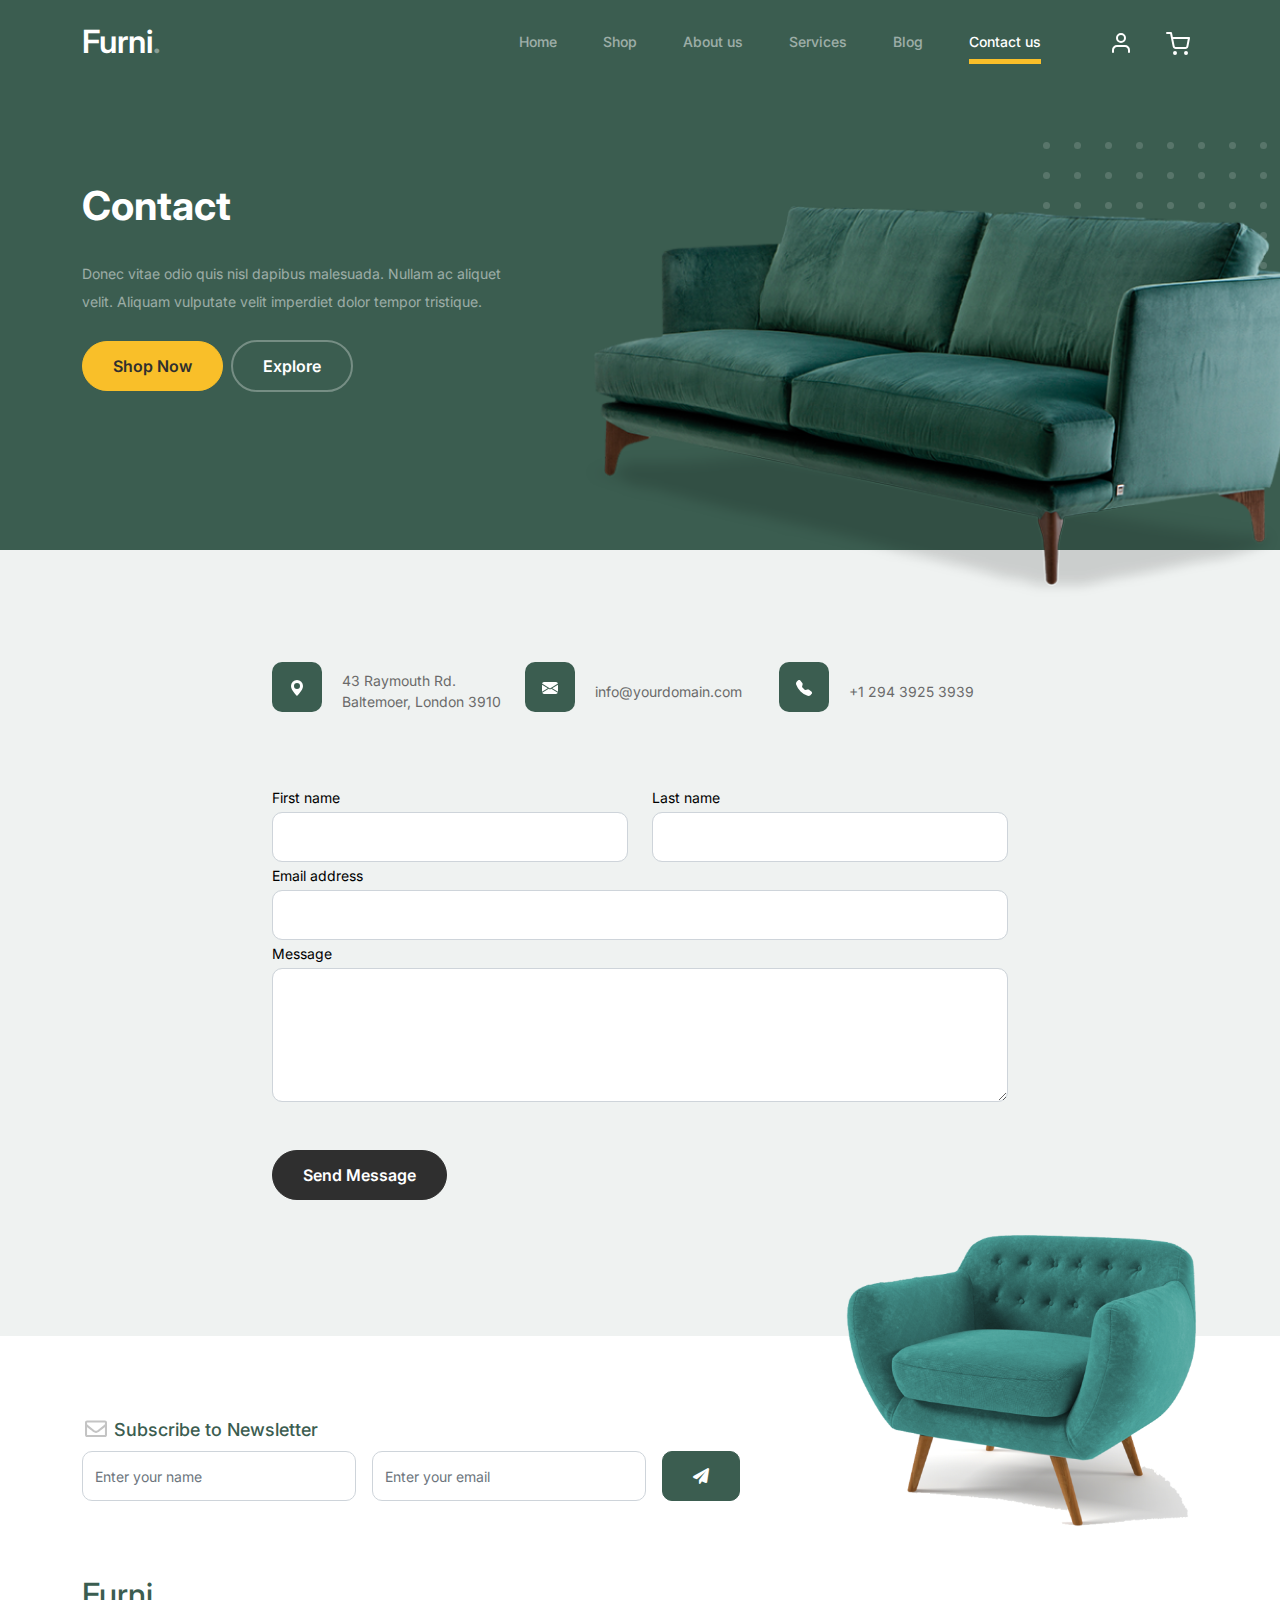
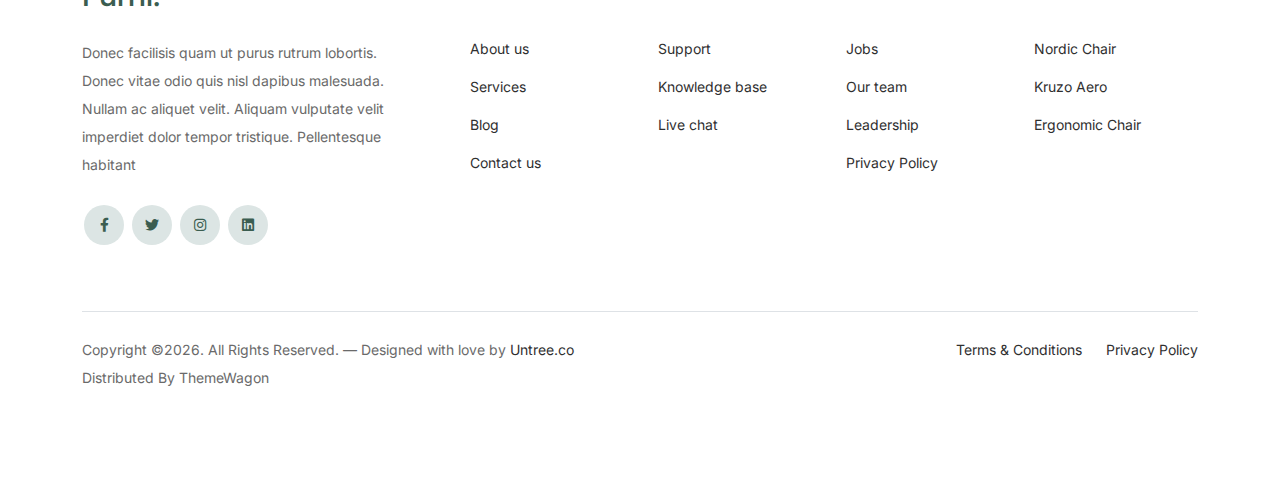
<file: contact.html>
<!-- /*
* Bootstrap 5
* Template Name: Furni
* Template Author: Untree.co
* Template URI: https://untree.co/
* License: https://creativecommons.org/licenses/by/3.0/
*/ -->
<!doctype html>
<html lang="en">
<head>
  <meta charset="utf-8">
  <meta name="viewport" content="width=device-width, initial-scale=1, shrink-to-fit=no">
  <meta name="author" content="Untree.co">
  <link rel="shortcut icon" href="favicon.png">

  <meta name="description" content="" />
  <meta name="keywords" content="bootstrap, bootstrap4" />

		<!-- Bootstrap CSS -->
		<link href="css/bootstrap.min.css" rel="stylesheet">
		<link href="https://cdnjs.cloudflare.com/ajax/libs/font-awesome/6.0.0-beta3/css/all.min.css" rel="stylesheet">
		<link href="css/tiny-slider.css" rel="stylesheet">
		<link href="css/style.css" rel="stylesheet">
		<title>Furni Free Bootstrap 5 Template for Furniture and Interior Design Websites by Untree.co </title>
	</head>

	<body>

		<!-- Start Header/Navigation -->
		<nav class="custom-navbar navbar navbar navbar-expand-md navbar-dark bg-dark" arial-label="Furni navigation bar">

			<div class="container">
				<a class="navbar-brand" href="index.html">Furni<span>.</span></a>

				<button class="navbar-toggler" type="button" data-bs-toggle="collapse" data-bs-target="#navbarsFurni" aria-controls="navbarsFurni" aria-expanded="false" aria-label="Toggle navigation">
					<span class="navbar-toggler-icon"></span>
				</button>

				<div class="collapse navbar-collapse" id="navbarsFurni">
					<ul class="custom-navbar-nav navbar-nav ms-auto mb-2 mb-md-0">
						<li class="nav-item">
							<a class="nav-link" href="index.html">Home</a>
						</li>
						<li><a class="nav-link" href="shop.html">Shop</a></li>
						<li><a class="nav-link" href="about.html">About us</a></li>
						<li><a class="nav-link" href="services.html">Services</a></li>
						<li><a class="nav-link" href="blog.html">Blog</a></li>
						<li class="active"><a class="nav-link" href="contact.html">Contact us</a></li>
					</ul>

					<ul class="custom-navbar-cta navbar-nav mb-2 mb-md-0 ms-5">
						<li><a class="nav-link" href="#"><img src="images/user.svg"></a></li>
						<li><a class="nav-link" href="cart.html"><img src="images/cart.svg"></a></li>
					</ul>
				</div>
			</div>
				
		</nav>
		<!-- End Header/Navigation -->

		<!-- Start Hero Section -->
			<div class="hero">
				<div class="container">
					<div class="row justify-content-between">
						<div class="col-lg-5">
							<div class="intro-excerpt">
								<h1>Contact</h1>
								<p class="mb-4">Donec vitae odio quis nisl dapibus malesuada. Nullam ac aliquet velit. Aliquam vulputate velit imperdiet dolor tempor tristique.</p>
								<p><a href="shop.html" class="btn btn-secondary me-2">Shop Now</a><a href="#" class="btn btn-white-outline">Explore</a></p>
							</div>
						</div>
						<div class="col-lg-7">
							<div class="hero-img-wrap">
								<img src="images/couch.png" class="img-fluid">
							</div>
						</div>
					</div>
				</div>
			</div>
		<!-- End Hero Section -->

		
		<!-- Start Contact Form -->
		<div class="untree_co-section">
      <div class="container">

        <div class="block">
          <div class="row justify-content-center">


            <div class="col-md-8 col-lg-8 pb-4">


              <div class="row mb-5">
                <div class="col-lg-4">
                  <div  class="service no-shadow align-items-center link horizontal d-flex active" data-aos="fade-left" data-aos-delay="0">
                    <div class="service-icon color-1 mb-4">
                      <svg xmlns="http://www.w3.org/2000/svg" width="16" height="16" fill="currentColor" class="bi bi-geo-alt-fill" viewBox="0 0 16 16">
                        <path d="M8 16s6-5.686 6-10A6 6 0 0 0 2 6c0 4.314 6 10 6 10zm0-7a3 3 0 1 1 0-6 3 3 0 0 1 0 6z"/>
                      </svg>
                    </div> <!-- /.icon -->
                    <div class="service-contents">
                      <p>43 Raymouth Rd. Baltemoer, London 3910</p>
                    </div> <!-- /.service-contents-->
                  </div> <!-- /.service -->
                </div>

                <div class="col-lg-4">
                  <div  class="service no-shadow align-items-center link horizontal d-flex active" data-aos="fade-left" data-aos-delay="0">
                    <div class="service-icon color-1 mb-4">
                      <svg xmlns="http://www.w3.org/2000/svg" width="16" height="16" fill="currentColor" class="bi bi-envelope-fill" viewBox="0 0 16 16">
                        <path d="M.05 3.555A2 2 0 0 1 2 2h12a2 2 0 0 1 1.95 1.555L8 8.414.05 3.555zM0 4.697v7.104l5.803-3.558L0 4.697zM6.761 8.83l-6.57 4.027A2 2 0 0 0 2 14h12a2 2 0 0 0 1.808-1.144l-6.57-4.027L8 9.586l-1.239-.757zm3.436-.586L16 11.801V4.697l-5.803 3.546z"/>
                      </svg>
                    </div> <!-- /.icon -->
                    <div class="service-contents">
                      <p>info@yourdomain.com</p>
                    </div> <!-- /.service-contents-->
                  </div> <!-- /.service -->
                </div>

                <div class="col-lg-4">
                  <div  class="service no-shadow align-items-center link horizontal d-flex active" data-aos="fade-left" data-aos-delay="0">
                    <div class="service-icon color-1 mb-4">
                      <svg xmlns="http://www.w3.org/2000/svg" width="16" height="16" fill="currentColor" class="bi bi-telephone-fill" viewBox="0 0 16 16">
                        <path fill-rule="evenodd" d="M1.885.511a1.745 1.745 0 0 1 2.61.163L6.29 2.98c.329.423.445.974.315 1.494l-.547 2.19a.678.678 0 0 0 .178.643l2.457 2.457a.678.678 0 0 0 .644.178l2.189-.547a1.745 1.745 0 0 1 1.494.315l2.306 1.794c.829.645.905 1.87.163 2.611l-1.034 1.034c-.74.74-1.846 1.065-2.877.702a18.634 18.634 0 0 1-7.01-4.42 18.634 18.634 0 0 1-4.42-7.009c-.362-1.03-.037-2.137.703-2.877L1.885.511z"/>
                      </svg>
                    </div> <!-- /.icon -->
                    <div class="service-contents">
                      <p>+1 294 3925 3939</p>
                    </div> <!-- /.service-contents-->
                  </div> <!-- /.service -->
                </div>
              </div>

              <form>
                <div class="row">
                  <div class="col-6">
                    <div class="form-group">
                      <label class="text-black" for="fname">First name</label>
                      <input type="text" class="form-control" id="fname">
                    </div>
                  </div>
                  <div class="col-6">
                    <div class="form-group">
                      <label class="text-black" for="lname">Last name</label>
                      <input type="text" class="form-control" id="lname">
                    </div>
                  </div>
                </div>
                <div class="form-group">
                  <label class="text-black" for="email">Email address</label>
                  <input type="email" class="form-control" id="email">
                </div>

                <div class="form-group mb-5">
                  <label class="text-black" for="message">Message</label>
                  <textarea name="" class="form-control" id="message" cols="30" rows="5"></textarea>
                </div>

                <button type="submit" class="btn btn-primary-hover-outline">Send Message</button>
              </form>

            </div>

          </div>

        </div>

      </div>


    </div>
  </div>

  <!-- End Contact Form -->

		

		<!-- Start Footer Section -->
		<footer class="footer-section">
			<div class="container relative">

				<div class="sofa-img">
					<img src="images/sofa.png" alt="Image" class="img-fluid">
				</div>

				<div class="row">
					<div class="col-lg-8">
						<div class="subscription-form">
							<h3 class="d-flex align-items-center"><span class="me-1"><img src="images/envelope-outline.svg" alt="Image" class="img-fluid"></span><span>Subscribe to Newsletter</span></h3>

							<form action="#" class="row g-3">
								<div class="col-auto">
									<input type="text" class="form-control" placeholder="Enter your name">
								</div>
								<div class="col-auto">
									<input type="email" class="form-control" placeholder="Enter your email">
								</div>
								<div class="col-auto">
									<button class="btn btn-primary">
										<span class="fa fa-paper-plane"></span>
									</button>
								</div>
							</form>

						</div>
					</div>
				</div>

				<div class="row g-5 mb-5">
					<div class="col-lg-4">
						<div class="mb-4 footer-logo-wrap"><a href="#" class="footer-logo">Furni<span>.</span></a></div>
						<p class="mb-4">Donec facilisis quam ut purus rutrum lobortis. Donec vitae odio quis nisl dapibus malesuada. Nullam ac aliquet velit. Aliquam vulputate velit imperdiet dolor tempor tristique. Pellentesque habitant</p>

						<ul class="list-unstyled custom-social">
							<li><a href="#"><span class="fa fa-brands fa-facebook-f"></span></a></li>
							<li><a href="#"><span class="fa fa-brands fa-twitter"></span></a></li>
							<li><a href="#"><span class="fa fa-brands fa-instagram"></span></a></li>
							<li><a href="#"><span class="fa fa-brands fa-linkedin"></span></a></li>
						</ul>
					</div>

					<div class="col-lg-8">
						<div class="row links-wrap">
							<div class="col-6 col-sm-6 col-md-3">
								<ul class="list-unstyled">
									<li><a href="#">About us</a></li>
									<li><a href="#">Services</a></li>
									<li><a href="#">Blog</a></li>
									<li><a href="#">Contact us</a></li>
								</ul>
							</div>

							<div class="col-6 col-sm-6 col-md-3">
								<ul class="list-unstyled">
									<li><a href="#">Support</a></li>
									<li><a href="#">Knowledge base</a></li>
									<li><a href="#">Live chat</a></li>
								</ul>
							</div>

							<div class="col-6 col-sm-6 col-md-3">
								<ul class="list-unstyled">
									<li><a href="#">Jobs</a></li>
									<li><a href="#">Our team</a></li>
									<li><a href="#">Leadership</a></li>
									<li><a href="#">Privacy Policy</a></li>
								</ul>
							</div>

							<div class="col-6 col-sm-6 col-md-3">
								<ul class="list-unstyled">
									<li><a href="#">Nordic Chair</a></li>
									<li><a href="#">Kruzo Aero</a></li>
									<li><a href="#">Ergonomic Chair</a></li>
								</ul>
							</div>
						</div>
					</div>

				</div>

				<div class="border-top copyright">
					<div class="row pt-4">
						<div class="col-lg-6">
							<p class="mb-2 text-center text-lg-start">Copyright &copy;<script>document.write(new Date().getFullYear());</script>. All Rights Reserved. &mdash; Designed with love by <a href="https://untree.co">Untree.co</a> Distributed By <a hreff="https://themewagon.com">ThemeWagon</a>  <!-- License information: https://untree.co/license/ -->
            </p>
						</div>

						<div class="col-lg-6 text-center text-lg-end">
							<ul class="list-unstyled d-inline-flex ms-auto">
								<li class="me-4"><a href="#">Terms &amp; Conditions</a></li>
								<li><a href="#">Privacy Policy</a></li>
							</ul>
						</div>

					</div>
				</div>

			</div>
		</footer>
		<!-- End Footer Section -->	


		<script src="js/bootstrap.bundle.min.js"></script>
		<script src="js/tiny-slider.js"></script>
		<script src="js/custom.js"></script>
	</body>

</html>
</file>
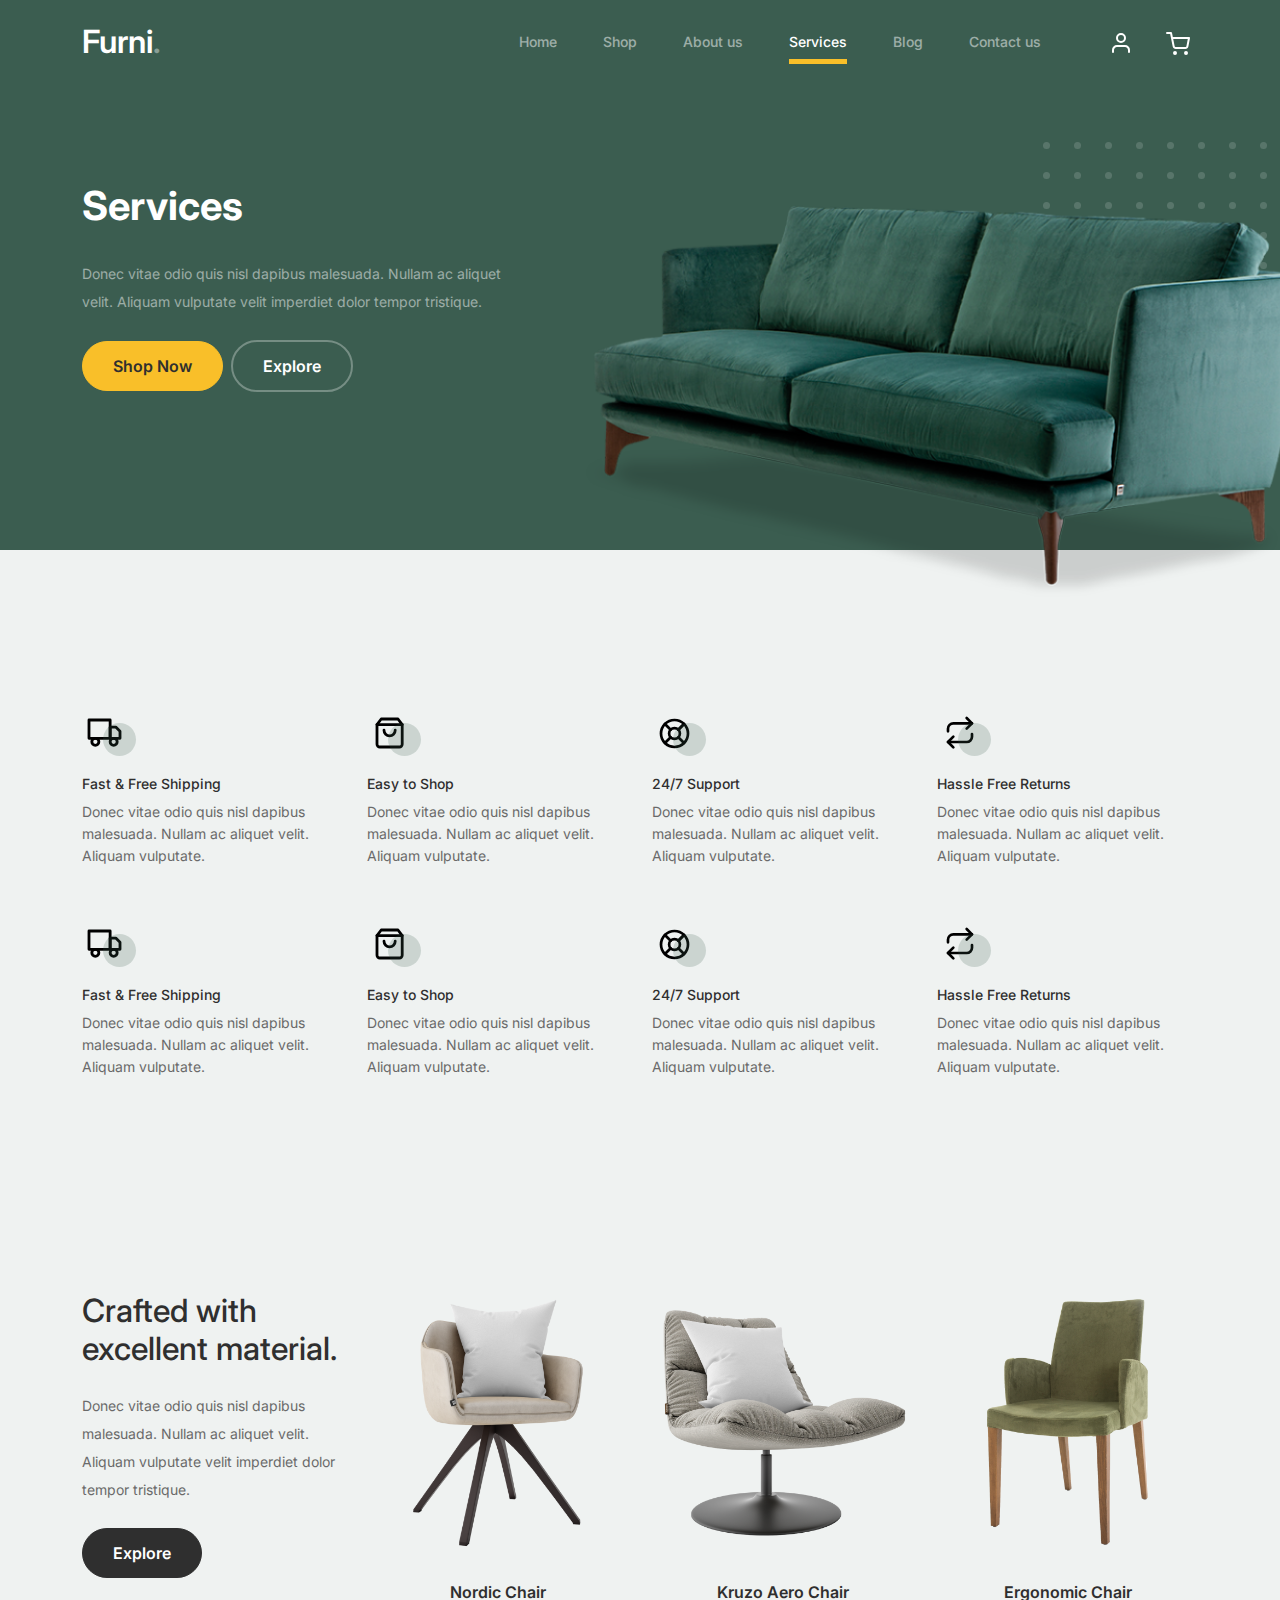
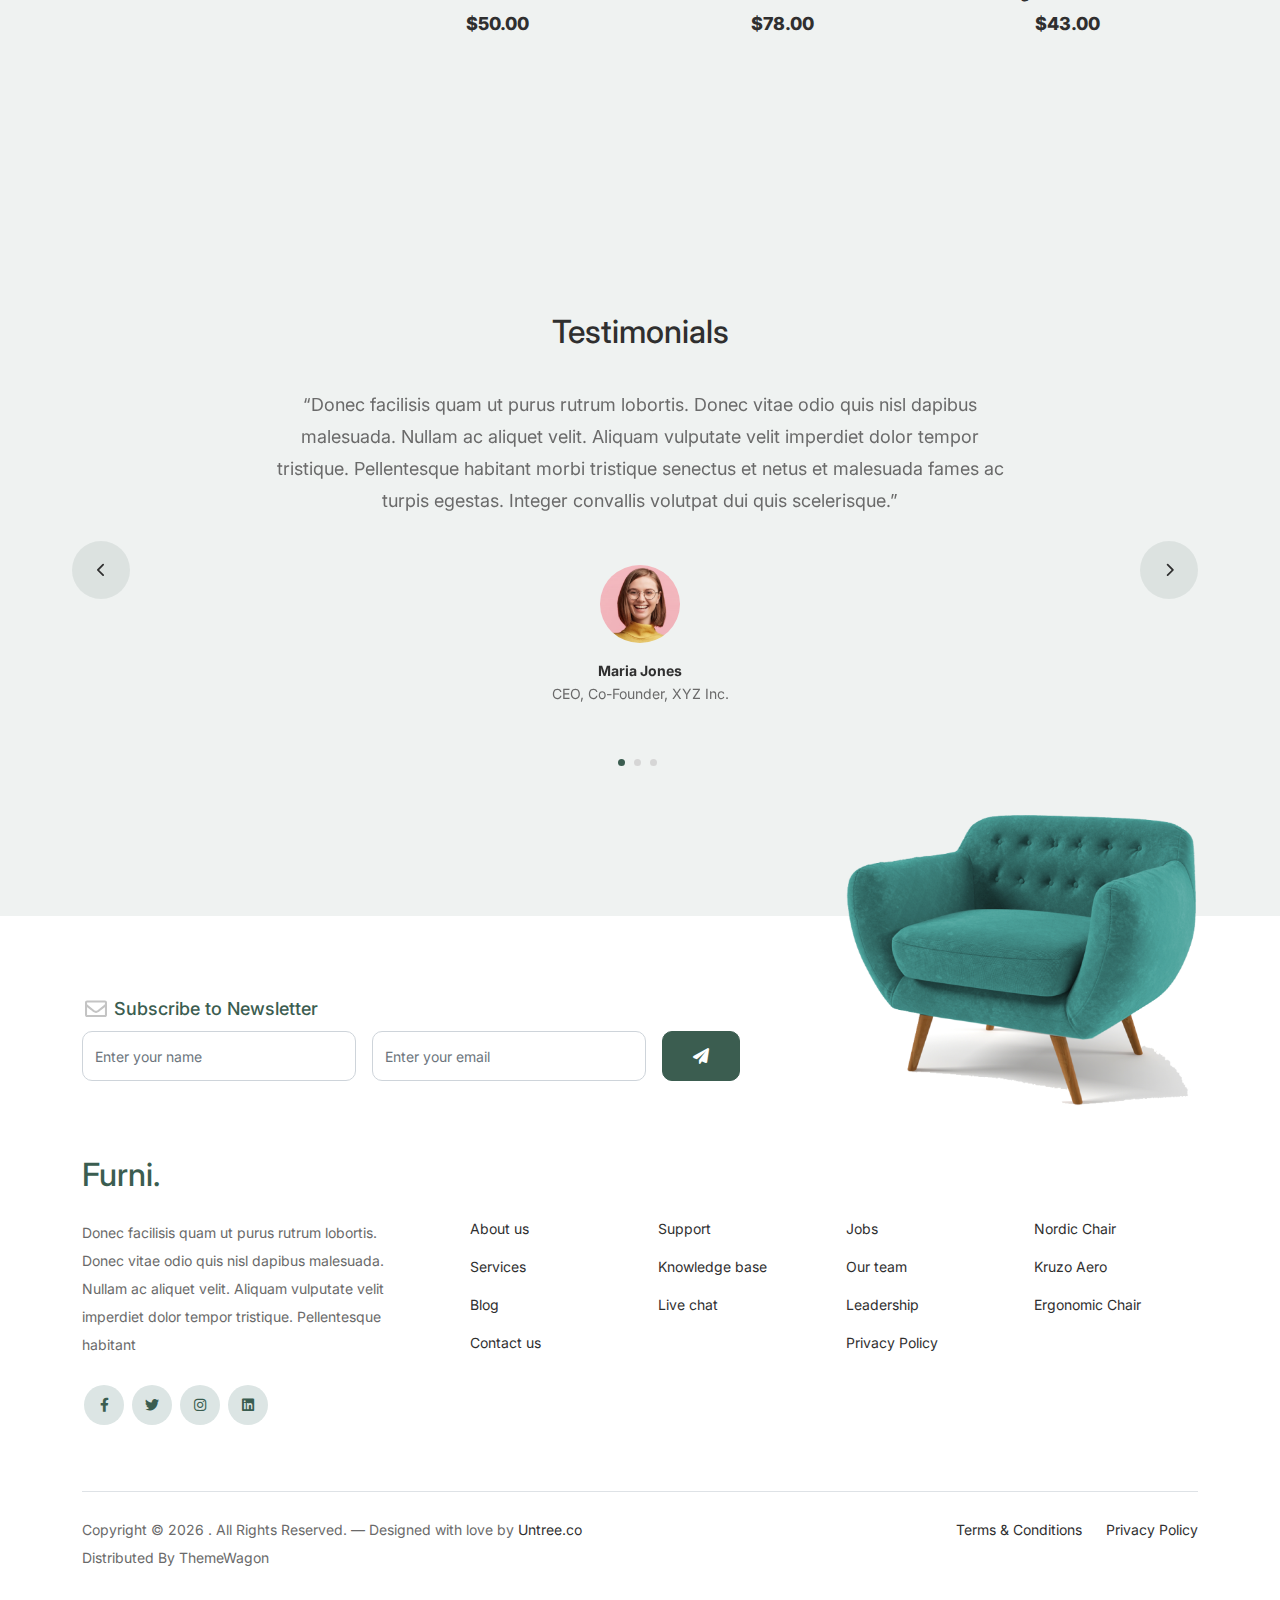
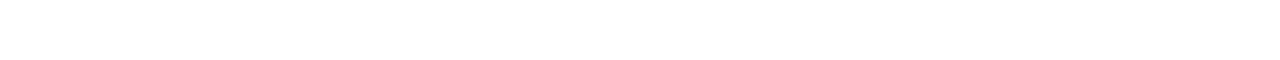
<file: services.html>
<!-- /*
* Bootstrap 5
* Template Name: Furni
* Template Author: Untree.co
* Template URI: https://untree.co/
* License: https://creativecommons.org/licenses/by/3.0/
*/ -->
<!DOCTYPE html>
<html lang="en">
  <head>
    <meta charset="utf-8" />
    <meta
      name="viewport"
      content="width=device-width, initial-scale=1, shrink-to-fit=no"
    />
    <meta name="author" content="Untree.co" />
    <link rel="shortcut icon" href="favicon.png" />

    <meta name="description" content="" />
    <meta name="keywords" content="bootstrap, bootstrap4" />

    <!-- Bootstrap CSS -->
    <link href="css/bootstrap.min.css" rel="stylesheet" />
    <link
      href="https://cdnjs.cloudflare.com/ajax/libs/font-awesome/6.0.0-beta3/css/all.min.css"
      rel="stylesheet"
    />
    <link href="css/tiny-slider.css" rel="stylesheet" />
    <link href="css/style.css" rel="stylesheet" />
    <title>
      Furni Free Bootstrap 5 Template for Furniture and Interior Design Websites
      by Untree.co
    </title>
  </head>

  <body>
    <!-- Start Header/Navigation -->
    <nav
      class="custom-navbar navbar navbar navbar-expand-md navbar-dark bg-dark"
      arial-label="Furni navigation bar"
    >
      <div class="container">
        <a class="navbar-brand" href="index.html">Furni<span>.</span></a>

        <button
          class="navbar-toggler"
          type="button"
          data-bs-toggle="collapse"
          data-bs-target="#navbarsFurni"
          aria-controls="navbarsFurni"
          aria-expanded="false"
          aria-label="Toggle navigation"
        >
          <span class="navbar-toggler-icon"></span>
        </button>

        <div class="collapse navbar-collapse" id="navbarsFurni">
          <ul class="custom-navbar-nav navbar-nav ms-auto mb-2 mb-md-0">
            <li class="nav-item">
              <a class="nav-link" href="index.html">Home</a>
            </li>
            <li><a class="nav-link" href="shop.html">Shop</a></li>
            <li><a class="nav-link" href="about.html">About us</a></li>
            <li class="active">
              <a class="nav-link" href="services.html">Services</a>
            </li>
            <li><a class="nav-link" href="blog.html">Blog</a></li>
            <li><a class="nav-link" href="contact.html">Contact us</a></li>
          </ul>

          <ul class="custom-navbar-cta navbar-nav mb-2 mb-md-0 ms-5">
            <li>
              <a class="nav-link" href="#"><img src="images/user.svg" /></a>
            </li>
            <li>
              <a class="nav-link" href="cart.html"
                ><img src="images/cart.svg"
              /></a>
            </li>
          </ul>
        </div>
      </div>
    </nav>
    <!-- End Header/Navigation -->

    <!-- Start Hero Section -->
    <div class="hero">
      <div class="container">
        <div class="row justify-content-between">
          <div class="col-lg-5">
            <div class="intro-excerpt">
              <h1>Services</h1>
              <p class="mb-4">
                Donec vitae odio quis nisl dapibus malesuada. Nullam ac aliquet
                velit. Aliquam vulputate velit imperdiet dolor tempor tristique.
              </p>
              <p>
                <a href="" class="btn btn-secondary me-2">Shop Now</a
                ><a href="#" class="btn btn-white-outline">Explore</a>
              </p>
            </div>
          </div>
          <div class="col-lg-7">
            <div class="hero-img-wrap">
              <img src="images/couch.png" class="img-fluid" />
            </div>
          </div>
        </div>
      </div>
    </div>
    <!-- End Hero Section -->

    <!-- Start Why Choose Us Section -->
    <div class="why-choose-section">
      <div class="container">
        <div class="row my-5">
          <div class="col-6 col-md-6 col-lg-3 mb-4">
            <div class="feature">
              <div class="icon">
                <img src="images/truck.svg" alt="Image" class="imf-fluid" />
              </div>
              <h3>Fast &amp; Free Shipping</h3>
              <p>
                Donec vitae odio quis nisl dapibus malesuada. Nullam ac aliquet
                velit. Aliquam vulputate.
              </p>
            </div>
          </div>

          <div class="col-6 col-md-6 col-lg-3 mb-4">
            <div class="feature">
              <div class="icon">
                <img src="images/bag.svg" alt="Image" class="imf-fluid" />
              </div>
              <h3>Easy to Shop</h3>
              <p>
                Donec vitae odio quis nisl dapibus malesuada. Nullam ac aliquet
                velit. Aliquam vulputate.
              </p>
            </div>
          </div>

          <div class="col-6 col-md-6 col-lg-3 mb-4">
            <div class="feature">
              <div class="icon">
                <img src="images/support.svg" alt="Image" class="imf-fluid" />
              </div>
              <h3>24/7 Support</h3>
              <p>
                Donec vitae odio quis nisl dapibus malesuada. Nullam ac aliquet
                velit. Aliquam vulputate.
              </p>
            </div>
          </div>

          <div class="col-6 col-md-6 col-lg-3 mb-4">
            <div class="feature">
              <div class="icon">
                <img src="images/return.svg" alt="Image" class="imf-fluid" />
              </div>
              <h3>Hassle Free Returns</h3>
              <p>
                Donec vitae odio quis nisl dapibus malesuada. Nullam ac aliquet
                velit. Aliquam vulputate.
              </p>
            </div>
          </div>

          <div class="col-6 col-md-6 col-lg-3 mb-4">
            <div class="feature">
              <div class="icon">
                <img src="images/truck.svg" alt="Image" class="imf-fluid" />
              </div>
              <h3>Fast &amp; Free Shipping</h3>
              <p>
                Donec vitae odio quis nisl dapibus malesuada. Nullam ac aliquet
                velit. Aliquam vulputate.
              </p>
            </div>
          </div>

          <div class="col-6 col-md-6 col-lg-3 mb-4">
            <div class="feature">
              <div class="icon">
                <img src="images/bag.svg" alt="Image" class="imf-fluid" />
              </div>
              <h3>Easy to Shop</h3>
              <p>
                Donec vitae odio quis nisl dapibus malesuada. Nullam ac aliquet
                velit. Aliquam vulputate.
              </p>
            </div>
          </div>

          <div class="col-6 col-md-6 col-lg-3 mb-4">
            <div class="feature">
              <div class="icon">
                <img src="images/support.svg" alt="Image" class="imf-fluid" />
              </div>
              <h3>24/7 Support</h3>
              <p>
                Donec vitae odio quis nisl dapibus malesuada. Nullam ac aliquet
                velit. Aliquam vulputate.
              </p>
            </div>
          </div>

          <div class="col-6 col-md-6 col-lg-3 mb-4">
            <div class="feature">
              <div class="icon">
                <img src="images/return.svg" alt="Image" class="imf-fluid" />
              </div>
              <h3>Hassle Free Returns</h3>
              <p>
                Donec vitae odio quis nisl dapibus malesuada. Nullam ac aliquet
                velit. Aliquam vulputate.
              </p>
            </div>
          </div>
        </div>
      </div>
    </div>
    <!-- End Why Choose Us Section -->

    <!-- Start Product Section -->
    <div class="product-section pt-0">
      <div class="container">
        <div class="row">
          <!-- Start Column 1 -->
          <div class="col-md-12 col-lg-3 mb-5 mb-lg-0">
            <h2 class="mb-4 section-title">Crafted with excellent material.</h2>
            <p class="mb-4">
              Donec vitae odio quis nisl dapibus malesuada. Nullam ac aliquet
              velit. Aliquam vulputate velit imperdiet dolor tempor tristique.
            </p>
            <p><a href="#" class="btn">Explore</a></p>
          </div>
          <!-- End Column 1 -->

          <!-- Start Column 2 -->
          <div class="col-12 col-md-4 col-lg-3 mb-5 mb-md-0">
            <a class="product-item" href="#">
              <img
                src="images/product-1.png"
                class="img-fluid product-thumbnail"
              />
              <h3 class="product-title">Nordic Chair</h3>
              <strong class="product-price">$50.00</strong>

              <span class="icon-cross">
                <img src="images/cross.svg" class="img-fluid" />
              </span>
            </a>
          </div>
          <!-- End Column 2 -->

          <!-- Start Column 3 -->
          <div class="col-12 col-md-4 col-lg-3 mb-5 mb-md-0">
            <a class="product-item" href="#">
              <img
                src="images/product-2.png"
                class="img-fluid product-thumbnail"
              />
              <h3 class="product-title">Kruzo Aero Chair</h3>
              <strong class="product-price">$78.00</strong>

              <span class="icon-cross">
                <img src="images/cross.svg" class="img-fluid" />
              </span>
            </a>
          </div>
          <!-- End Column 3 -->

          <!-- Start Column 4 -->
          <div class="col-12 col-md-4 col-lg-3 mb-5 mb-md-0">
            <a class="product-item" href="#">
              <img
                src="images/product-3.png"
                class="img-fluid product-thumbnail"
              />
              <h3 class="product-title">Ergonomic Chair</h3>
              <strong class="product-price">$43.00</strong>

              <span class="icon-cross">
                <img src="images/cross.svg" class="img-fluid" />
              </span>
            </a>
          </div>
          <!-- End Column 4 -->
        </div>
      </div>
    </div>
    <!-- End Product Section -->

    <!-- Start Testimonial Slider -->
    <div class="testimonial-section before-footer-section">
      <div class="container">
        <div class="row">
          <div class="col-lg-7 mx-auto text-center">
            <h2 class="section-title">Testimonials</h2>
          </div>
        </div>

        <div class="row justify-content-center">
          <div class="col-lg-12">
            <div class="testimonial-slider-wrap text-center">
              <div id="testimonial-nav">
                <span class="prev" data-controls="prev"
                  ><span class="fa fa-chevron-left"></span
                ></span>
                <span class="next" data-controls="next"
                  ><span class="fa fa-chevron-right"></span
                ></span>
              </div>

              <div class="testimonial-slider">
                <div class="item">
                  <div class="row justify-content-center">
                    <div class="col-lg-8 mx-auto">
                      <div class="testimonial-block text-center">
                        <blockquote class="mb-5">
                          <p>
                            &ldquo;Donec facilisis quam ut purus rutrum
                            lobortis. Donec vitae odio quis nisl dapibus
                            malesuada. Nullam ac aliquet velit. Aliquam
                            vulputate velit imperdiet dolor tempor tristique.
                            Pellentesque habitant morbi tristique senectus et
                            netus et malesuada fames ac turpis egestas. Integer
                            convallis volutpat dui quis scelerisque.&rdquo;
                          </p>
                        </blockquote>

                        <div class="author-info">
                          <div class="author-pic">
                            <img
                              src="images/person-1.png"
                              alt="Maria Jones"
                              class="img-fluid"
                            />
                          </div>
                          <h3 class="font-weight-bold">Maria Jones</h3>
                          <span class="position d-block mb-3"
                            >CEO, Co-Founder, XYZ Inc.</span
                          >
                        </div>
                      </div>
                    </div>
                  </div>
                </div>
                <!-- END item -->

                <div class="item">
                  <div class="row justify-content-center">
                    <div class="col-lg-8 mx-auto">
                      <div class="testimonial-block text-center">
                        <blockquote class="mb-5">
                          <p>
                            &ldquo;Donec facilisis quam ut purus rutrum
                            lobortis. Donec vitae odio quis nisl dapibus
                            malesuada. Nullam ac aliquet velit. Aliquam
                            vulputate velit imperdiet dolor tempor tristique.
                            Pellentesque habitant morbi tristique senectus et
                            netus et malesuada fames ac turpis egestas. Integer
                            convallis volutpat dui quis scelerisque.&rdquo;
                          </p>
                        </blockquote>

                        <div class="author-info">
                          <div class="author-pic">
                            <img
                              src="images/person-1.png"
                              alt="Maria Jones"
                              class="img-fluid"
                            />
                          </div>
                          <h3 class="font-weight-bold">Maria Jones</h3>
                          <span class="position d-block mb-3"
                            >CEO, Co-Founder, XYZ Inc.</span
                          >
                        </div>
                      </div>
                    </div>
                  </div>
                </div>
                <!-- END item -->

                <div class="item">
                  <div class="row justify-content-center">
                    <div class="col-lg-8 mx-auto">
                      <div class="testimonial-block text-center">
                        <blockquote class="mb-5">
                          <p>
                            &ldquo;Donec facilisis quam ut purus rutrum
                            lobortis. Donec vitae odio quis nisl dapibus
                            malesuada. Nullam ac aliquet velit. Aliquam
                            vulputate velit imperdiet dolor tempor tristique.
                            Pellentesque habitant morbi tristique senectus et
                            netus et malesuada fames ac turpis egestas. Integer
                            convallis volutpat dui quis scelerisque.&rdquo;
                          </p>
                        </blockquote>

                        <div class="author-info">
                          <div class="author-pic">
                            <img
                              src="images/person-1.png"
                              alt="Maria Jones"
                              class="img-fluid"
                            />
                          </div>
                          <h3 class="font-weight-bold">Maria Jones</h3>
                          <span class="position d-block mb-3"
                            >CEO, Co-Founder, XYZ Inc.</span
                          >
                        </div>
                      </div>
                    </div>
                  </div>
                </div>
                <!-- END item -->
              </div>
            </div>
          </div>
        </div>
      </div>
    </div>
    <!-- End Testimonial Slider -->

    <!-- Start Footer Section -->
    <footer class="footer-section">
      <div class="container relative">
        <div class="sofa-img">
          <img src="images/sofa.png" alt="Image" class="img-fluid" />
        </div>

        <div class="row">
          <div class="col-lg-8">
            <div class="subscription-form">
              <h3 class="d-flex align-items-center">
                <span class="me-1"
                  ><img
                    src="images/envelope-outline.svg"
                    alt="Image"
                    class="img-fluid" /></span
                ><span>Subscribe to Newsletter</span>
              </h3>

              <form action="#" class="row g-3">
                <div class="col-auto">
                  <input
                    type="text"
                    class="form-control"
                    placeholder="Enter your name"
                  />
                </div>
                <div class="col-auto">
                  <input
                    type="email"
                    class="form-control"
                    placeholder="Enter your email"
                  />
                </div>
                <div class="col-auto">
                  <button class="btn btn-primary">
                    <span class="fa fa-paper-plane"></span>
                  </button>
                </div>
              </form>
            </div>
          </div>
        </div>

        <div class="row g-5 mb-5">
          <div class="col-lg-4">
            <div class="mb-4 footer-logo-wrap">
              <a href="#" class="footer-logo">Furni<span>.</span></a>
            </div>
            <p class="mb-4">
              Donec facilisis quam ut purus rutrum lobortis. Donec vitae odio
              quis nisl dapibus malesuada. Nullam ac aliquet velit. Aliquam
              vulputate velit imperdiet dolor tempor tristique. Pellentesque
              habitant
            </p>

            <ul class="list-unstyled custom-social">
              <li>
                <a href="#"><span class="fa fa-brands fa-facebook-f"></span></a>
              </li>
              <li>
                <a href="#"><span class="fa fa-brands fa-twitter"></span></a>
              </li>
              <li>
                <a href="#"><span class="fa fa-brands fa-instagram"></span></a>
              </li>
              <li>
                <a href="#"><span class="fa fa-brands fa-linkedin"></span></a>
              </li>
            </ul>
          </div>

          <div class="col-lg-8">
            <div class="row links-wrap">
              <div class="col-6 col-sm-6 col-md-3">
                <ul class="list-unstyled">
                  <li><a href="#">About us</a></li>
                  <li><a href="#">Services</a></li>
                  <li><a href="#">Blog</a></li>
                  <li><a href="#">Contact us</a></li>
                </ul>
              </div>

              <div class="col-6 col-sm-6 col-md-3">
                <ul class="list-unstyled">
                  <li><a href="#">Support</a></li>
                  <li><a href="#">Knowledge base</a></li>
                  <li><a href="#">Live chat</a></li>
                </ul>
              </div>

              <div class="col-6 col-sm-6 col-md-3">
                <ul class="list-unstyled">
                  <li><a href="#">Jobs</a></li>
                  <li><a href="#">Our team</a></li>
                  <li><a href="#">Leadership</a></li>
                  <li><a href="#">Privacy Policy</a></li>
                </ul>
              </div>

              <div class="col-6 col-sm-6 col-md-3">
                <ul class="list-unstyled">
                  <li><a href="#">Nordic Chair</a></li>
                  <li><a href="#">Kruzo Aero</a></li>
                  <li><a href="#">Ergonomic Chair</a></li>
                </ul>
              </div>
            </div>
          </div>
        </div>

        <div class="border-top copyright">
          <div class="row pt-4">
            <div class="col-lg-6">
              <p class="mb-2 text-center text-lg-start">
                Copyright &copy;
                <script>
                  document.write(new Date().getFullYear());
                </script>
                . All Rights Reserved. &mdash; Designed with love by
                <a href="https://untree.co">Untree.co</a> Distributed By
                <a hreff="https://themewagon.com">ThemeWagon</a>
                <!-- License information: https://untree.co/license/ -->
              </p>
            </div>

            <div class="col-lg-6 text-center text-lg-end">
              <ul class="list-unstyled d-inline-flex ms-auto">
                <li class="me-4"><a href="#">Terms &amp; Conditions</a></li>
                <li><a href="#">Privacy Policy</a></li>
              </ul>
            </div>
          </div>
        </div>
      </div>
    </footer>
    <!-- End Footer Section -->

    <script src="js/bootstrap.bundle.min.js"></script>
    <script src="js/tiny-slider.js"></script>
    <script src="js/custom.js"></script>
  </body>
</html>
</file>
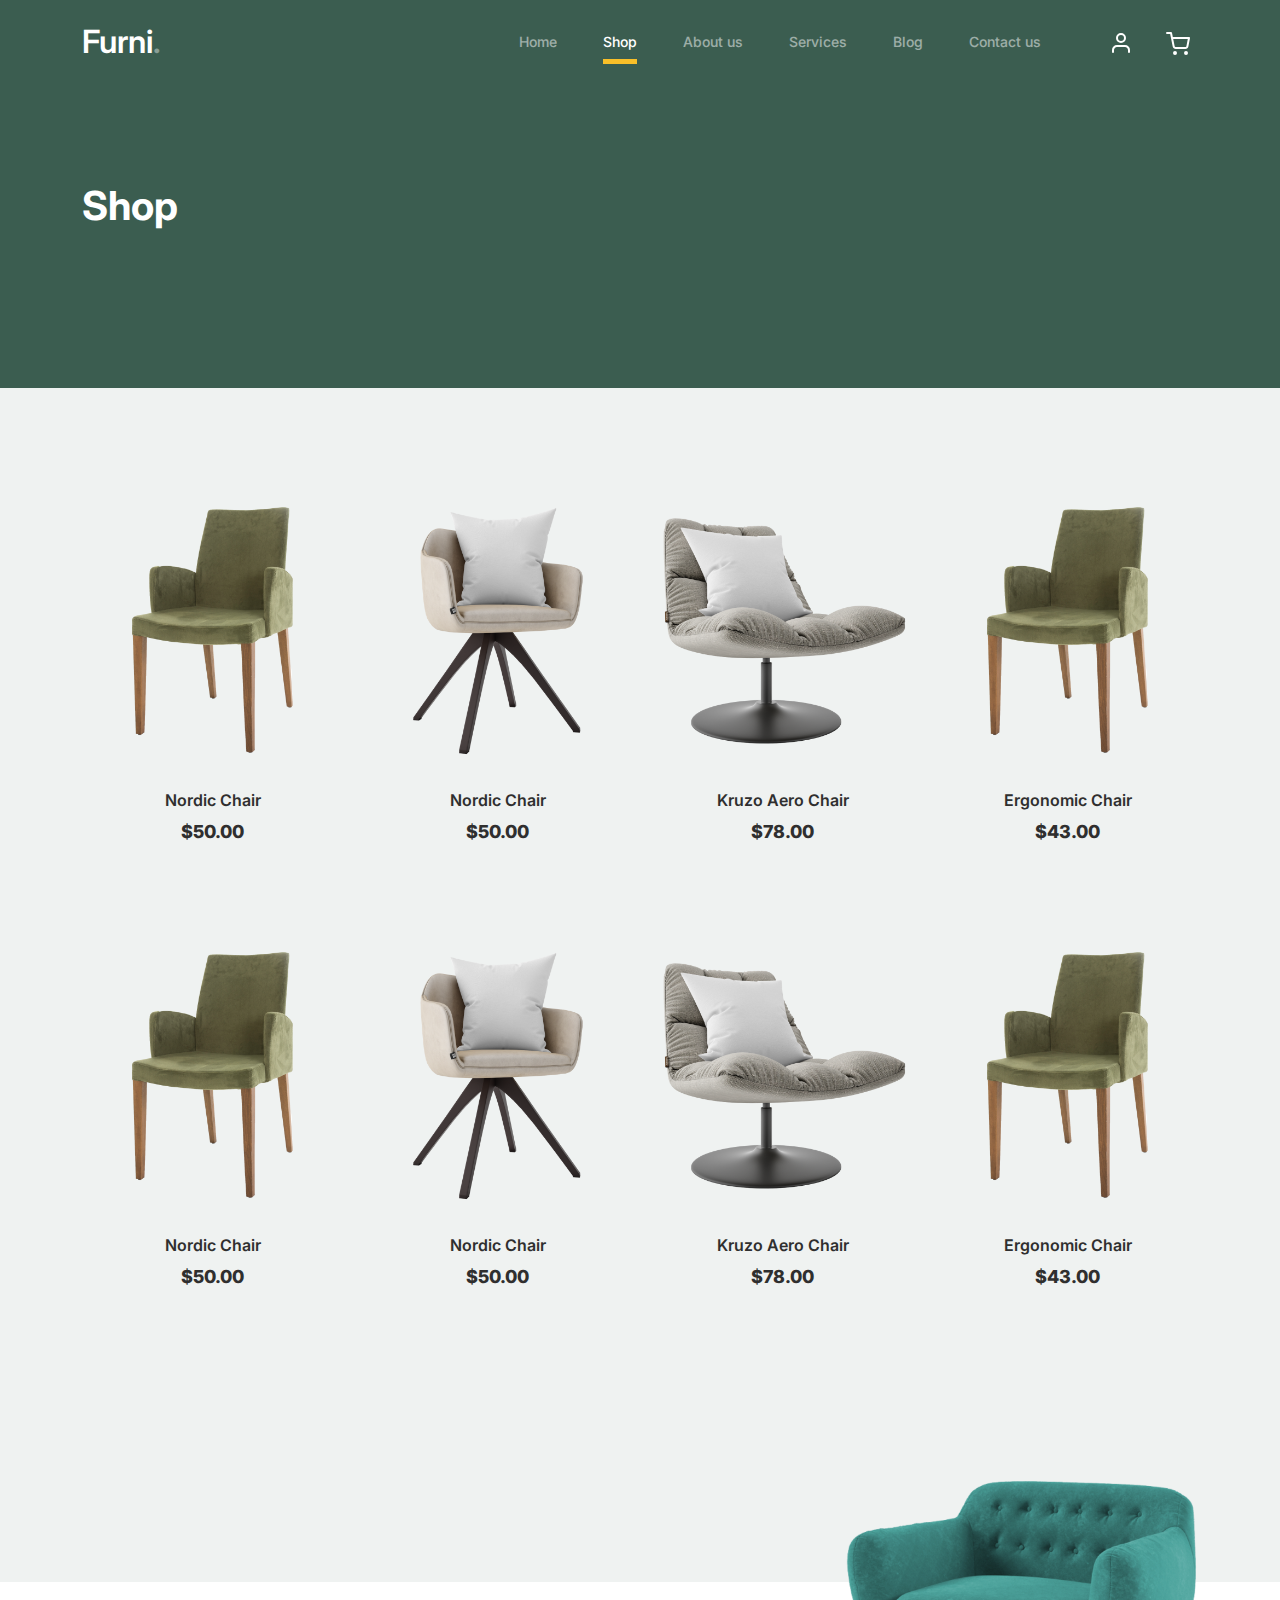
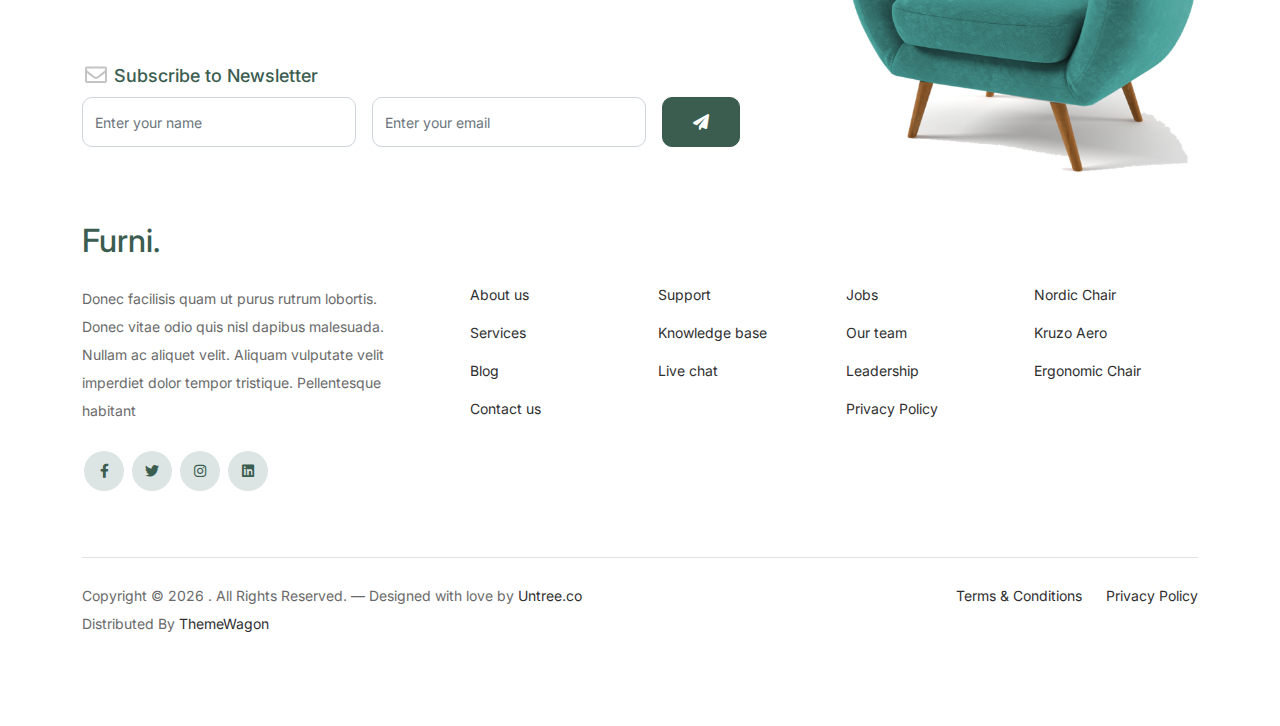
<file: shop.html>
<!-- /*
* Bootstrap 5
* Template Name: Furni
* Template Author: Untree.co
* Template URI: https://untree.co/
* License: https://creativecommons.org/licenses/by/3.0/
*/ -->
<!DOCTYPE html>
<html lang="en">
  <head>
    <meta charset="utf-8" />
    <meta
      name="viewport"
      content="width=device-width, initial-scale=1, shrink-to-fit=no"
    />
    <meta name="author" content="Untree.co" />
    <link rel="shortcut icon" href="favicon.png" />

    <meta name="description" content="" />
    <meta name="keywords" content="bootstrap, bootstrap4" />

    <!-- Bootstrap CSS -->
    <link href="css/bootstrap.min.css" rel="stylesheet" />
    <link
      href="https://cdnjs.cloudflare.com/ajax/libs/font-awesome/6.0.0-beta3/css/all.min.css"
      rel="stylesheet"
    />
    <link href="css/tiny-slider.css" rel="stylesheet" />
    <link href="css/style.css" rel="stylesheet" />
    <title>
      Furni Free Bootstrap 5 Template for Furniture and Interior Design Websites
      by Untree.co
    </title>
  </head>

  <body>
    <!-- Start Header/Navigation -->
    <nav
      class="custom-navbar navbar navbar navbar-expand-md navbar-dark bg-dark"
      arial-label="Furni navigation bar"
    >
      <div class="container">
        <a class="navbar-brand" href="index.html">Furni<span>.</span></a>

        <button
          class="navbar-toggler"
          type="button"
          data-bs-toggle="collapse"
          data-bs-target="#navbarsFurni"
          aria-controls="navbarsFurni"
          aria-expanded="false"
          aria-label="Toggle navigation"
        >
          <span class="navbar-toggler-icon"></span>
        </button>

        <div class="collapse navbar-collapse" id="navbarsFurni">
          <ul class="custom-navbar-nav navbar-nav ms-auto mb-2 mb-md-0">
            <li class="nav-item">
              <a class="nav-link" href="index.html">Home</a>
            </li>
            <li class="active">
              <a class="nav-link" href="shop.html">Shop</a>
            </li>
            <li><a class="nav-link" href="about.html">About us</a></li>
            <li><a class="nav-link" href="services.html">Services</a></li>
            <li><a class="nav-link" href="blog.html">Blog</a></li>
            <li><a class="nav-link" href="contact.html">Contact us</a></li>
          </ul>

          <ul class="custom-navbar-cta navbar-nav mb-2 mb-md-0 ms-5">
            <li>
              <a class="nav-link" href="#"><img src="images/user.svg" /></a>
            </li>
            <li>
              <a class="nav-link" href="cart.html"
                ><img src="images/cart.svg"
              /></a>
            </li>
          </ul>
        </div>
      </div>
    </nav>
    <!-- End Header/Navigation -->

    <!-- Start Hero Section -->
    <div class="hero">
      <div class="container">
        <div class="row justify-content-between">
          <div class="col-lg-5">
            <div class="intro-excerpt">
              <h1>Shop</h1>
            </div>
          </div>
          <div class="col-lg-7"></div>
        </div>
      </div>
    </div>
    <!-- End Hero Section -->

    <div class="untree_co-section product-section before-footer-section">
      <div class="container">
        <div class="row">
          <!-- Start Column 1 -->
          <div class="col-12 col-md-4 col-lg-3 mb-5">
            <a class="product-item" href="#">
              <img
                src="images/product-3.png"
                class="img-fluid product-thumbnail"
              />
              <h3 class="product-title">Nordic Chair</h3>
              <strong class="product-price">$50.00</strong>

              <span class="icon-cross">
                <img src="images/cross.svg" class="img-fluid" />
              </span>
            </a>
          </div>
          <!-- End Column 1 -->

          <!-- Start Column 2 -->
          <div class="col-12 col-md-4 col-lg-3 mb-5">
            <a class="product-item" href="#">
              <img
                src="images/product-1.png"
                class="img-fluid product-thumbnail"
              />
              <h3 class="product-title">Nordic Chair</h3>
              <strong class="product-price">$50.00</strong>

              <span class="icon-cross">
                <img src="images/cross.svg" class="img-fluid" />
              </span>
            </a>
          </div>
          <!-- End Column 2 -->

          <!-- Start Column 3 -->
          <div class="col-12 col-md-4 col-lg-3 mb-5">
            <a class="product-item" href="#">
              <img
                src="images/product-2.png"
                class="img-fluid product-thumbnail"
              />
              <h3 class="product-title">Kruzo Aero Chair</h3>
              <strong class="product-price">$78.00</strong>

              <span class="icon-cross">
                <img src="images/cross.svg" class="img-fluid" />
              </span>
            </a>
          </div>
          <!-- End Column 3 -->

          <!-- Start Column 4 -->
          <div class="col-12 col-md-4 col-lg-3 mb-5">
            <a class="product-item" href="#">
              <img
                src="images/product-3.png"
                class="img-fluid product-thumbnail"
              />
              <h3 class="product-title">Ergonomic Chair</h3>
              <strong class="product-price">$43.00</strong>

              <span class="icon-cross">
                <img src="images/cross.svg" class="img-fluid" />
              </span>
            </a>
          </div>
          <!-- End Column 4 -->

          <!-- Start Column 1 -->
          <div class="col-12 col-md-4 col-lg-3 mb-5">
            <a class="product-item" href="#">
              <img
                src="images/product-3.png"
                class="img-fluid product-thumbnail"
              />
              <h3 class="product-title">Nordic Chair</h3>
              <strong class="product-price">$50.00</strong>

              <span class="icon-cross">
                <img src="images/cross.svg" class="img-fluid" />
              </span>
            </a>
          </div>
          <!-- End Column 1 -->

          <!-- Start Column 2 -->
          <div class="col-12 col-md-4 col-lg-3 mb-5">
            <a class="product-item" href="#">
              <img
                src="images/product-1.png"
                class="img-fluid product-thumbnail"
              />
              <h3 class="product-title">Nordic Chair</h3>
              <strong class="product-price">$50.00</strong>

              <span class="icon-cross">
                <img src="images/cross.svg" class="img-fluid" />
              </span>
            </a>
          </div>
          <!-- End Column 2 -->

          <!-- Start Column 3 -->
          <div class="col-12 col-md-4 col-lg-3 mb-5">
            <a class="product-item" href="#">
              <img
                src="images/product-2.png"
                class="img-fluid product-thumbnail"
              />
              <h3 class="product-title">Kruzo Aero Chair</h3>
              <strong class="product-price">$78.00</strong>

              <span class="icon-cross">
                <img src="images/cross.svg" class="img-fluid" />
              </span>
            </a>
          </div>
          <!-- End Column 3 -->

          <!-- Start Column 4 -->
          <div class="col-12 col-md-4 col-lg-3 mb-5">
            <a class="product-item" href="#">
              <img
                src="images/product-3.png"
                class="img-fluid product-thumbnail"
              />
              <h3 class="product-title">Ergonomic Chair</h3>
              <strong class="product-price">$43.00</strong>

              <span class="icon-cross">
                <img src="images/cross.svg" class="img-fluid" />
              </span>
            </a>
          </div>
          <!-- End Column 4 -->
        </div>
      </div>
    </div>

    <!-- Start Footer Section -->
    <footer class="footer-section">
      <div class="container relative">
        <div class="sofa-img">
          <img src="images/sofa.png" alt="Image" class="img-fluid" />
        </div>

        <div class="row">
          <div class="col-lg-8">
            <div class="subscription-form">
              <h3 class="d-flex align-items-center">
                <span class="me-1"
                  ><img
                    src="images/envelope-outline.svg"
                    alt="Image"
                    class="img-fluid" /></span
                ><span>Subscribe to Newsletter</span>
              </h3>

              <form action="#" class="row g-3">
                <div class="col-auto">
                  <input
                    type="text"
                    class="form-control"
                    placeholder="Enter your name"
                  />
                </div>
                <div class="col-auto">
                  <input
                    type="email"
                    class="form-control"
                    placeholder="Enter your email"
                  />
                </div>
                <div class="col-auto">
                  <button class="btn btn-primary">
                    <span class="fa fa-paper-plane"></span>
                  </button>
                </div>
              </form>
            </div>
          </div>
        </div>

        <div class="row g-5 mb-5">
          <div class="col-lg-4">
            <div class="mb-4 footer-logo-wrap">
              <a href="#" class="footer-logo">Furni<span>.</span></a>
            </div>
            <p class="mb-4">
              Donec facilisis quam ut purus rutrum lobortis. Donec vitae odio
              quis nisl dapibus malesuada. Nullam ac aliquet velit. Aliquam
              vulputate velit imperdiet dolor tempor tristique. Pellentesque
              habitant
            </p>

            <ul class="list-unstyled custom-social">
              <li>
                <a href="#"><span class="fa fa-brands fa-facebook-f"></span></a>
              </li>
              <li>
                <a href="#"><span class="fa fa-brands fa-twitter"></span></a>
              </li>
              <li>
                <a href="#"><span class="fa fa-brands fa-instagram"></span></a>
              </li>
              <li>
                <a href="#"><span class="fa fa-brands fa-linkedin"></span></a>
              </li>
            </ul>
          </div>

          <div class="col-lg-8">
            <div class="row links-wrap">
              <div class="col-6 col-sm-6 col-md-3">
                <ul class="list-unstyled">
                  <li><a href="#">About us</a></li>
                  <li><a href="#">Services</a></li>
                  <li><a href="#">Blog</a></li>
                  <li><a href="#">Contact us</a></li>
                </ul>
              </div>

              <div class="col-6 col-sm-6 col-md-3">
                <ul class="list-unstyled">
                  <li><a href="#">Support</a></li>
                  <li><a href="#">Knowledge base</a></li>
                  <li><a href="#">Live chat</a></li>
                </ul>
              </div>

              <div class="col-6 col-sm-6 col-md-3">
                <ul class="list-unstyled">
                  <li><a href="#">Jobs</a></li>
                  <li><a href="#">Our team</a></li>
                  <li><a href="#">Leadership</a></li>
                  <li><a href="#">Privacy Policy</a></li>
                </ul>
              </div>

              <div class="col-6 col-sm-6 col-md-3">
                <ul class="list-unstyled">
                  <li><a href="#">Nordic Chair</a></li>
                  <li><a href="#">Kruzo Aero</a></li>
                  <li><a href="#">Ergonomic Chair</a></li>
                </ul>
              </div>
            </div>
          </div>
        </div>

        <div class="border-top copyright">
          <div class="row pt-4">
            <div class="col-lg-6">
              <p class="mb-2 text-center text-lg-start">
                Copyright &copy;
                <script>
                  document.write(new Date().getFullYear());
                </script>
                . All Rights Reserved. &mdash; Designed with love by
                <a href="https://untree.co">Untree.co</a> Distributed By
                <a href="https://themewagon.com">ThemeWagon</a>
                <!-- License information: https://untree.co/license/ -->
              </p>
            </div>

            <div class="col-lg-6 text-center text-lg-end">
              <ul class="list-unstyled d-inline-flex ms-auto">
                <li class="me-4"><a href="#">Terms &amp; Conditions</a></li>
                <li><a href="#">Privacy Policy</a></li>
              </ul>
            </div>
          </div>
        </div>
      </div>
    </footer>
    <!-- End Footer Section -->

    <script src="js/bootstrap.bundle.min.js"></script>
    <script src="js/tiny-slider.js"></script>
    <script src="js/custom.js"></script>
  </body>
</html>
</file>
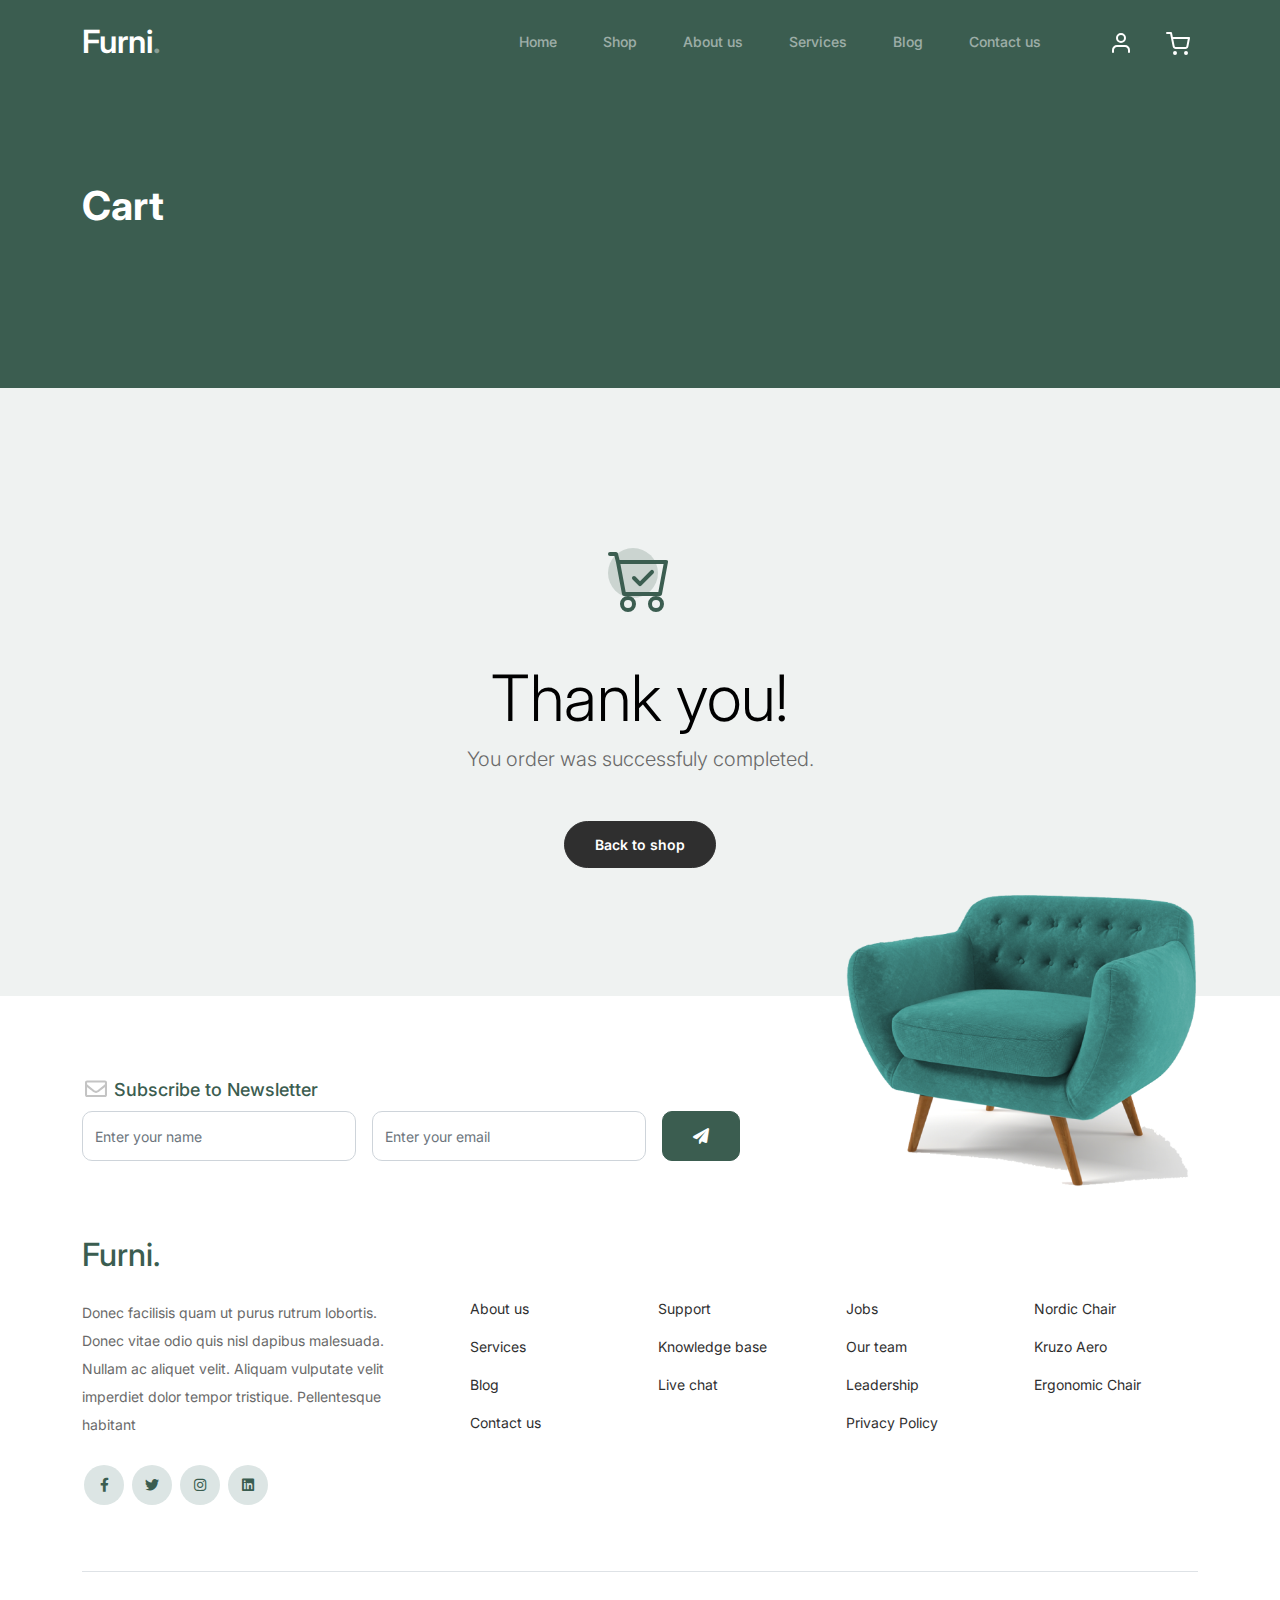
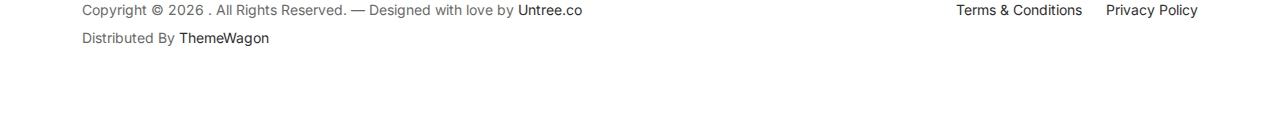
<file: thankyou.html>
<!-- /*
* Bootstrap 5
* Template Name: Furni
* Template Author: Untree.co
* Template URI: https://untree.co/
* License: https://creativecommons.org/licenses/by/3.0/
*/ -->
<!DOCTYPE html>
<html lang="en">
  <head>
    <meta charset="utf-8" />
    <meta
      name="viewport"
      content="width=device-width, initial-scale=1, shrink-to-fit=no"
    />
    <meta name="author" content="Untree.co" />
    <link rel="shortcut icon" href="favicon.png" />

    <meta name="description" content="" />
    <meta name="keywords" content="bootstrap, bootstrap4" />

    <!-- Bootstrap CSS -->
    <link href="css/bootstrap.min.css" rel="stylesheet" />
    <link
      href="https://cdnjs.cloudflare.com/ajax/libs/font-awesome/6.0.0-beta3/css/all.min.css"
      rel="stylesheet"
    />
    <link href="css/tiny-slider.css" rel="stylesheet" />
    <link href="css/style.css" rel="stylesheet" />
    <title>
      Furni Free Bootstrap 5 Template for Furniture and Interior Design Websites
      by Untree.co
    </title>
  </head>

  <body>
    <!-- Start Header/Navigation -->
    <nav
      class="custom-navbar navbar navbar navbar-expand-md navbar-dark bg-dark"
      arial-label="Furni navigation bar"
    >
      <div class="container">
        <a class="navbar-brand" href="index.html">Furni<span>.</span></a>

        <button
          class="navbar-toggler"
          type="button"
          data-bs-toggle="collapse"
          data-bs-target="#navbarsFurni"
          aria-controls="navbarsFurni"
          aria-expanded="false"
          aria-label="Toggle navigation"
        >
          <span class="navbar-toggler-icon"></span>
        </button>

        <div class="collapse navbar-collapse" id="navbarsFurni">
          <ul class="custom-navbar-nav navbar-nav ms-auto mb-2 mb-md-0">
            <li class="nav-item">
              <a class="nav-link" href="index.html">Home</a>
            </li>
            <li><a class="nav-link" href="shop.html">Shop</a></li>
            <li><a class="nav-link" href="about.html">About us</a></li>
            <li><a class="nav-link" href="services.html">Services</a></li>
            <li><a class="nav-link" href="blog.html">Blog</a></li>
            <li><a class="nav-link" href="contact.html">Contact us</a></li>
          </ul>

          <ul class="custom-navbar-cta navbar-nav mb-2 mb-md-0 ms-5">
            <li>
              <a class="nav-link" href="#"><img src="images/user.svg" /></a>
            </li>
            <li>
              <a class="nav-link" href="cart.html"
                ><img src="images/cart.svg"
              /></a>
            </li>
          </ul>
        </div>
      </div>
    </nav>
    <!-- End Header/Navigation -->

    <!-- Start Hero Section -->
    <div class="hero">
      <div class="container">
        <div class="row justify-content-between">
          <div class="col-lg-5">
            <div class="intro-excerpt">
              <h1>Cart</h1>
            </div>
          </div>
          <div class="col-lg-7"></div>
        </div>
      </div>
    </div>
    <!-- End Hero Section -->

    <div class="untree_co-section">
      <div class="container">
        <div class="row">
          <div class="col-md-12 text-center pt-5">
            <span class="display-3 thankyou-icon text-primary">
              <svg
                width="1em"
                height="1em"
                viewBox="0 0 16 16"
                class="bi bi-cart-check mb-5"
                fill="currentColor"
                xmlns="http://www.w3.org/2000/svg"
              >
                <path
                  fill-rule="evenodd"
                  d="M11.354 5.646a.5.5 0 0 1 0 .708l-3 3a.5.5 0 0 1-.708 0l-1.5-1.5a.5.5 0 1 1 .708-.708L8 8.293l2.646-2.647a.5.5 0 0 1 .708 0z"
                />
                <path
                  fill-rule="evenodd"
                  d="M0 1.5A.5.5 0 0 1 .5 1H2a.5.5 0 0 1 .485.379L2.89 3H14.5a.5.5 0 0 1 .491.592l-1.5 8A.5.5 0 0 1 13 12H4a.5.5 0 0 1-.491-.408L2.01 3.607 1.61 2H.5a.5.5 0 0 1-.5-.5zM3.102 4l1.313 7h8.17l1.313-7H3.102zM5 12a2 2 0 1 0 0 4 2 2 0 0 0 0-4zm7 0a2 2 0 1 0 0 4 2 2 0 0 0 0-4zm-7 1a1 1 0 1 0 0 2 1 1 0 0 0 0-2zm7 0a1 1 0 1 0 0 2 1 1 0 0 0 0-2z"
                />
              </svg>
            </span>
            <h2 class="display-3 text-black">Thank you!</h2>
            <p class="lead mb-5">You order was successfuly completed.</p>
            <p>
              <a href="shop.html" class="btn btn-sm btn-outline-black"
                >Back to shop</a
              >
            </p>
          </div>
        </div>
      </div>
    </div>

    <!-- Start Footer Section -->
    <footer class="footer-section">
      <div class="container relative">
        <div class="sofa-img">
          <img src="images/sofa.png" alt="Image" class="img-fluid" />
        </div>

        <div class="row">
          <div class="col-lg-8">
            <div class="subscription-form">
              <h3 class="d-flex align-items-center">
                <span class="me-1"
                  ><img
                    src="images/envelope-outline.svg"
                    alt="Image"
                    class="img-fluid" /></span
                ><span>Subscribe to Newsletter</span>
              </h3>

              <form action="#" class="row g-3">
                <div class="col-auto">
                  <input
                    type="text"
                    class="form-control"
                    placeholder="Enter your name"
                  />
                </div>
                <div class="col-auto">
                  <input
                    type="email"
                    class="form-control"
                    placeholder="Enter your email"
                  />
                </div>
                <div class="col-auto">
                  <button class="btn btn-primary">
                    <span class="fa fa-paper-plane"></span>
                  </button>
                </div>
              </form>
            </div>
          </div>
        </div>

        <div class="row g-5 mb-5">
          <div class="col-lg-4">
            <div class="mb-4 footer-logo-wrap">
              <a href="#" class="footer-logo">Furni<span>.</span></a>
            </div>
            <p class="mb-4">
              Donec facilisis quam ut purus rutrum lobortis. Donec vitae odio
              quis nisl dapibus malesuada. Nullam ac aliquet velit. Aliquam
              vulputate velit imperdiet dolor tempor tristique. Pellentesque
              habitant
            </p>

            <ul class="list-unstyled custom-social">
              <li>
                <a href="#"><span class="fa fa-brands fa-facebook-f"></span></a>
              </li>
              <li>
                <a href="#"><span class="fa fa-brands fa-twitter"></span></a>
              </li>
              <li>
                <a href="#"><span class="fa fa-brands fa-instagram"></span></a>
              </li>
              <li>
                <a href="#"><span class="fa fa-brands fa-linkedin"></span></a>
              </li>
            </ul>
          </div>

          <div class="col-lg-8">
            <div class="row links-wrap">
              <div class="col-6 col-sm-6 col-md-3">
                <ul class="list-unstyled">
                  <li><a href="#">About us</a></li>
                  <li><a href="#">Services</a></li>
                  <li><a href="#">Blog</a></li>
                  <li><a href="#">Contact us</a></li>
                </ul>
              </div>

              <div class="col-6 col-sm-6 col-md-3">
                <ul class="list-unstyled">
                  <li><a href="#">Support</a></li>
                  <li><a href="#">Knowledge base</a></li>
                  <li><a href="#">Live chat</a></li>
                </ul>
              </div>

              <div class="col-6 col-sm-6 col-md-3">
                <ul class="list-unstyled">
                  <li><a href="#">Jobs</a></li>
                  <li><a href="#">Our team</a></li>
                  <li><a href="#">Leadership</a></li>
                  <li><a href="#">Privacy Policy</a></li>
                </ul>
              </div>

              <div class="col-6 col-sm-6 col-md-3">
                <ul class="list-unstyled">
                  <li><a href="#">Nordic Chair</a></li>
                  <li><a href="#">Kruzo Aero</a></li>
                  <li><a href="#">Ergonomic Chair</a></li>
                </ul>
              </div>
            </div>
          </div>
        </div>

        <div class="border-top copyright">
          <div class="row pt-4">
            <div class="col-lg-6">
              <p class="mb-2 text-center text-lg-start">
                Copyright &copy;
                <script>
                  document.write(new Date().getFullYear());
                </script>
                . All Rights Reserved. &mdash; Designed with love by
                <a href="https://untree.co">Untree.co</a> Distributed By
                <a href="https://themewagon.com">ThemeWagon</a>
                <!-- License information: https://untree.co/license/ -->
              </p>
            </div>

            <div class="col-lg-6 text-center text-lg-end">
              <ul class="list-unstyled d-inline-flex ms-auto">
                <li class="me-4"><a href="#">Terms &amp; Conditions</a></li>
                <li><a href="#">Privacy Policy</a></li>
              </ul>
            </div>
          </div>
        </div>
      </div>
    </footer>
    <!-- End Footer Section -->

    <script src="js/bootstrap.bundle.min.js"></script>
    <script src="js/tiny-slider.js"></script>
    <script src="js/custom.js"></script>
  </body>
</html>
</file>
<file: css/tiny-slider.css>
.tns-outer {
    padding: 0 !important
}

.tns-outer [hidden] {
    display: none !important
}

.tns-outer [aria-controls],
.tns-outer [data-action] {
    cursor: pointer
}

.tns-slider {
    -webkit-transition: all 0s;
    -moz-transition: all 0s;
    transition: all 0s
}

.tns-slider>.tns-item {
    -webkit-box-sizing: border-box;
    -moz-box-sizing: border-box;
    box-sizing: border-box
}

.tns-horizontal.tns-subpixel {
    white-space: nowrap
}

.tns-horizontal.tns-subpixel>.tns-item {
    display: inline-block;
    vertical-align: top;
    white-space: normal
}

.tns-horizontal.tns-no-subpixel:after {
    content: '';
    display: table;
    clear: both
}

.tns-horizontal.tns-no-subpixel>.tns-item {
    float: left
}

.tns-horizontal.tns-carousel.tns-no-subpixel>.tns-item {
    margin-right: -100%
}

.tns-no-calc {
    position: relative;
    left: 0
}

.tns-gallery {
    position: relative;
    left: 0;
    min-height: 1px
}

.tns-gallery>.tns-item {
    position: absolute;
    left: -100%;
    -webkit-transition: transform 0s, opacity 0s;
    -moz-transition: transform 0s, opacity 0s;
    transition: transform 0s, opacity 0s
}

.tns-gallery>.tns-slide-active {
    position: relative;
    left: auto !important
}

.tns-gallery>.tns-moving {
    -webkit-transition: all 0.25s;
    -moz-transition: all 0.25s;
    transition: all 0.25s
}

.tns-autowidth {
    display: inline-block
}

.tns-lazy-img {
    -webkit-transition: opacity 0.6s;
    -moz-transition: opacity 0.6s;
    transition: opacity 0.6s;
    opacity: 0.6
}

.tns-lazy-img.tns-complete {
    opacity: 1
}

.tns-ah {
    -webkit-transition: height 0s;
    -moz-transition: height 0s;
    transition: height 0s
}

.tns-ovh {
    overflow: hidden
}

.tns-visually-hidden {
    position: absolute;
    left: -10000em
}

.tns-transparent {
    opacity: 0;
    visibility: hidden
}

.tns-fadeIn {
    opacity: 1;
    filter: alpha(opacity=100);
    z-index: 0
}

.tns-normal,
.tns-fadeOut {
    opacity: 0;
    filter: alpha(opacity=0);
    z-index: -1
}

.tns-vpfix {
    white-space: nowrap
}

.tns-vpfix>div,
.tns-vpfix>li {
    display: inline-block
}

.tns-t-subp2 {
    margin: 0 auto;
    width: 310px;
    position: relative;
    height: 10px;
    overflow: hidden
}

.tns-t-ct {
    width: 2333.3333333%;
    width: -webkit-calc(100% * 70 / 3);
    width: -moz-calc(100% * 70 / 3);
    width: calc(100% * 70 / 3);
    position: absolute;
    right: 0
}

.tns-t-ct:after {
    content: '';
    display: table;
    clear: both
}

.tns-t-ct>div {
    width: 1.4285714%;
    width: -webkit-calc(100% / 70);
    width: -moz-calc(100% / 70);
    width: calc(100% / 70);
    height: 10px;
    float: left
}

/*# sourceMappingURL=sourcemaps/tiny-slider.css.map */
</file>
<file: css/style.css>
/*
* Template Name: UntreeStore
* Template Author: Untree.co
* Author URI: https://untree.co/
* License: https://creativecommons.org/licenses/by/3.0/
*/
@import url("https://fonts.googleapis.com/css2?family=Inter:wght@400;500;600;700;800&display=swap");

body {
  overflow-x: hidden;
  position: relative;
}

body {
  font-family: "Inter", sans-serif;
  font-weight: 400;
  line-height: 28px;
  color: #6a6a6a;
  font-size: 14px;
  background-color: #eff2f1;
}

a {
  text-decoration: none;
  -webkit-transition: .3s all ease;
  -o-transition: .3s all ease;
  transition: .3s all ease;
  color: #2f2f2f;
  text-decoration: underline;
}

a:hover {
  color: #2f2f2f;
  text-decoration: none;
}

a.more {
  font-weight: 600;
}

.custom-navbar {
  background: #3b5d50 !important;
  padding-top: 20px;
  padding-bottom: 20px;
}

.custom-navbar .navbar-brand {
  font-size: 32px;
  font-weight: 600;
}

.custom-navbar .navbar-brand>span {
  opacity: .4;
}

.custom-navbar .navbar-toggler {
  border-color: transparent;
}

.custom-navbar .navbar-toggler:active,
.custom-navbar .navbar-toggler:focus {
  -webkit-box-shadow: none;
  box-shadow: none;
  outline: none;
}

@media (min-width: 992px) {
  .custom-navbar .custom-navbar-nav li {
    margin-left: 15px;
    margin-right: 15px;
  }
}

.custom-navbar .custom-navbar-nav li a {
  font-weight: 500;
  color: #ffffff !important;
  opacity: .5;
  -webkit-transition: .3s all ease;
  -o-transition: .3s all ease;
  transition: .3s all ease;
  position: relative;
}

@media (min-width: 768px) {
  .custom-navbar .custom-navbar-nav li a:before {
    content: "";
    position: absolute;
    bottom: 0;
    left: 8px;
    right: 8px;
    background: #f9bf29;
    height: 5px;
    opacity: 1;
    visibility: visible;
    width: 0;
    -webkit-transition: .15s all ease-out;
    -o-transition: .15s all ease-out;
    transition: .15s all ease-out;
  }
}

.custom-navbar .custom-navbar-nav li a:hover {
  opacity: 1;
}

.custom-navbar .custom-navbar-nav li a:hover:before {
  width: calc(100% - 16px);
}

.custom-navbar .custom-navbar-nav li.active a {
  opacity: 1;
}

.custom-navbar .custom-navbar-nav li.active a:before {
  width: calc(100% - 16px);
}

.custom-navbar .custom-navbar-cta {
  margin-left: 0 !important;
  -webkit-box-orient: horizontal;
  -webkit-box-direction: normal;
  -ms-flex-direction: row;
  flex-direction: row;
}

@media (min-width: 768px) {
  .custom-navbar .custom-navbar-cta {
    margin-left: 40px !important;
  }
}

.custom-navbar .custom-navbar-cta li {
  margin-left: 0px;
  margin-right: 0px;
}

.custom-navbar .custom-navbar-cta li:first-child {
  margin-right: 20px;
}

.hero {
  background: #3b5d50;
  padding: calc(4rem - 30px) 0 0rem 0;
}

@media (min-width: 768px) {
  .hero {
    padding: calc(4rem - 30px) 0 4rem 0;
  }
}

@media (min-width: 992px) {
  .hero {
    padding: calc(8rem - 30px) 0 8rem 0;
  }
}

.hero .intro-excerpt {
  position: relative;
  z-index: 4;
}

@media (min-width: 992px) {
  .hero .intro-excerpt {
    max-width: 450px;
  }
}

.hero h1 {
  font-weight: 700;
  color: #ffffff;
  margin-bottom: 30px;
}

@media (min-width: 1400px) {
  .hero h1 {
    font-size: 54px;
  }
}

.hero p {
  color: rgba(255, 255, 255, 0.5);
  margin-bottom: 30px;
}

.hero .hero-img-wrap {
  position: relative;
}

.hero .hero-img-wrap img {
  position: relative;
  top: 0px;
  right: 0px;
  z-index: 2;
  max-width: 780px;
  left: -20px;
}

@media (min-width: 768px) {
  .hero .hero-img-wrap img {
    right: 0px;
    left: -100px;
  }
}

@media (min-width: 992px) {
  .hero .hero-img-wrap img {
    left: 0px;
    top: -80px;
    position: absolute;
    right: -50px;
  }
}

@media (min-width: 1200px) {
  .hero .hero-img-wrap img {
    left: 0px;
    top: -80px;
    right: -100px;
  }
}

.hero .hero-img-wrap:after {
  content: "";
  position: absolute;
  width: 255px;
  height: 217px;
  background-image: url("../images/dots-light.svg");
  background-size: contain;
  background-repeat: no-repeat;
  right: -100px;
  top: -0px;
}

@media (min-width: 1200px) {
  .hero .hero-img-wrap:after {
    top: -40px;
  }
}

.btn {
  font-weight: 600;
  padding: 12px 30px;
  border-radius: 30px;
  color: #ffffff;
  background: #2f2f2f;
  border-color: #2f2f2f;
}

.btn:hover {
  color: #ffffff;
  background: #222222;
  border-color: #222222;
}

.btn:active,
.btn:focus {
  outline: none !important;
  -webkit-box-shadow: none;
  box-shadow: none;
}

.btn.btn-primary {
  background: #3b5d50;
  border-color: #3b5d50;
}

.btn.btn-primary:hover {
  background: #314d43;
  border-color: #314d43;
}

.btn.btn-secondary {
  color: #2f2f2f;
  background: #f9bf29;
  border-color: #f9bf29;
}

.btn.btn-secondary:hover {
  background: #f8b810;
  border-color: #f8b810;
}

.btn.btn-white-outline {
  background: transparent;
  border-width: 2px;
  border-color: rgba(255, 255, 255, 0.3);
}

.btn.btn-white-outline:hover {
  border-color: white;
  color: #ffffff;
}

.section-title {
  color: #2f2f2f;
}

.product-section {
  padding: 7rem 0;
}

.product-section .product-item {
  text-align: center;
  text-decoration: none;
  display: block;
  position: relative;
  padding-bottom: 50px;
  cursor: pointer;
}

.product-section .product-item .product-thumbnail {
  margin-bottom: 30px;
  position: relative;
  top: 0;
  -webkit-transition: .3s all ease;
  -o-transition: .3s all ease;
  transition: .3s all ease;
}

.product-section .product-item h3 {
  font-weight: 600;
  font-size: 16px;
}

.product-section .product-item strong {
  font-weight: 800 !important;
  font-size: 18px !important;
}

.product-section .product-item h3,
.product-section .product-item strong {
  color: #2f2f2f;
  text-decoration: none;
}

.product-section .product-item .icon-cross {
  position: absolute;
  width: 35px;
  height: 35px;
  display: inline-block;
  background: #2f2f2f;
  bottom: 15px;
  left: 50%;
  -webkit-transform: translateX(-50%);
  -ms-transform: translateX(-50%);
  transform: translateX(-50%);
  margin-bottom: -17.5px;
  border-radius: 50%;
  opacity: 0;
  visibility: hidden;
  -webkit-transition: .3s all ease;
  -o-transition: .3s all ease;
  transition: .3s all ease;
}

.product-section .product-item .icon-cross img {
  position: absolute;
  left: 50%;
  top: 50%;
  -webkit-transform: translate(-50%, -50%);
  -ms-transform: translate(-50%, -50%);
  transform: translate(-50%, -50%);
}

.product-section .product-item:before {
  bottom: 0;
  left: 0;
  right: 0;
  position: absolute;
  content: "";
  background: #dce5e4;
  height: 0%;
  z-index: -1;
  border-radius: 10px;
  -webkit-transition: .3s all ease;
  -o-transition: .3s all ease;
  transition: .3s all ease;
}

.product-section .product-item:hover .product-thumbnail {
  top: -25px;
}

.product-section .product-item:hover .icon-cross {
  bottom: 0;
  opacity: 1;
  visibility: visible;
}

.product-section .product-item:hover:before {
  height: 70%;
}

.why-choose-section {
  padding: 7rem 0;
}

.why-choose-section .img-wrap {
  position: relative;
}

.why-choose-section .img-wrap:before {
  position: absolute;
  content: "";
  width: 255px;
  height: 217px;
  background-image: url("../images/dots-yellow.svg");
  background-repeat: no-repeat;
  background-size: contain;
  -webkit-transform: translate(-40%, -40%);
  -ms-transform: translate(-40%, -40%);
  transform: translate(-40%, -40%);
  z-index: -1;
}

.why-choose-section .img-wrap img {
  border-radius: 20px;
}

.feature {
  margin-bottom: 30px;
}

.feature .icon {
  display: inline-block;
  position: relative;
  margin-bottom: 20px;
}

.feature .icon:before {
  content: "";
  width: 33px;
  height: 33px;
  position: absolute;
  background: rgba(59, 93, 80, 0.2);
  border-radius: 50%;
  right: -8px;
  bottom: 0;
}

.feature h3 {
  font-size: 14px;
  color: #2f2f2f;
}

.feature p {
  font-size: 14px;
  line-height: 22px;
  color: #6a6a6a;
}

.we-help-section {
  padding: 7rem 0;
}

.we-help-section .imgs-grid {
  /* display: -ms-grid;
  display: grid;
  -ms-grid-columns: (1fr)[27];
  grid-template-columns: repeat(27, 1fr);
  position: relative; */
  display: -ms-grid;
  display: grid;
  -ms-grid-column: 1;
  -ms-grid-column-span: 27;
  grid-template-columns: repeat(27, 1fr);
  position: relative;
}

.we-help-section .imgs-grid:before {
  position: absolute;
  content: "";
  width: 255px;
  height: 217px;
  background-image: url("../images/dots-green.svg");
  background-size: contain;
  background-repeat: no-repeat;
  -webkit-transform: translate(-40%, -40%);
  -ms-transform: translate(-40%, -40%);
  transform: translate(-40%, -40%);
  z-index: -1;
}

.we-help-section .imgs-grid .grid {
  position: relative;
}

.we-help-section .imgs-grid .grid img {
  border-radius: 20px;
  max-width: 100%;
}

.we-help-section .imgs-grid .grid.grid-1 {
  -ms-grid-column: 1;
  -ms-grid-column-span: 18;
  grid-column: 1 / span 18;
  -ms-grid-row: 1;
  -ms-grid-row-span: 27;
  grid-row: 1 / span 27;
}

.we-help-section .imgs-grid .grid.grid-2 {
  -ms-grid-column: 19;
  -ms-grid-column-span: 27;
  grid-column: 19 / span 27;
  -ms-grid-row: 1;
  -ms-grid-row-span: 5;
  grid-row: 1 / span 5;
  padding-left: 20px;
}

.we-help-section .imgs-grid .grid.grid-3 {
  -ms-grid-column: 14;
  -ms-grid-column-span: 16;
  grid-column: 14 / span 16;
  -ms-grid-row: 6;
  -ms-grid-row-span: 27;
  grid-row: 6 / span 27;
  padding-top: 20px;
}

.custom-list {
  width: 100%;
}

.custom-list li {
  display: inline-block;
  width: calc(50% - 20px);
  margin-bottom: 12px;
  line-height: 1.5;
  position: relative;
  padding-left: 20px;
}

.custom-list li:before {
  content: "";
  width: 8px;
  height: 8px;
  border-radius: 50%;
  border: 2px solid #3b5d50;
  position: absolute;
  left: 0;
  top: 8px;
}

.popular-product {
  padding: 0 0 7rem 0;
}

.popular-product .product-item-sm h3 {
  font-size: 14px;
  font-weight: 700;
  color: #2f2f2f;
}

.popular-product .product-item-sm a {
  text-decoration: none;
  color: #2f2f2f;
  -webkit-transition: .3s all ease;
  -o-transition: .3s all ease;
  transition: .3s all ease;
}

.popular-product .product-item-sm a:hover {
  color: rgba(47, 47, 47, 0.5);
}

.popular-product .product-item-sm p {
  line-height: 1.4;
  margin-bottom: 10px;
  font-size: 14px;
}

.popular-product .product-item-sm .thumbnail {
  margin-right: 10px;
  -webkit-box-flex: 0;
  -ms-flex: 0 0 120px;
  flex: 0 0 120px;
  position: relative;
}

.popular-product .product-item-sm .thumbnail:before {
  content: "";
  position: absolute;
  border-radius: 20px;
  background: #dce5e4;
  width: 98px;
  height: 98px;
  top: 50%;
  left: 50%;
  -webkit-transform: translate(-50%, -50%);
  -ms-transform: translate(-50%, -50%);
  transform: translate(-50%, -50%);
  z-index: -1;
}

.testimonial-section {
  padding: 3rem 0 7rem 0;
}

.testimonial-slider-wrap {
  position: relative;
}

.testimonial-slider-wrap .tns-inner {
  padding-top: 30px;
}

.testimonial-slider-wrap .item .testimonial-block blockquote {
  font-size: 16px;
}

@media (min-width: 768px) {
  .testimonial-slider-wrap .item .testimonial-block blockquote {
    line-height: 32px;
    font-size: 18px;
  }
}

.testimonial-slider-wrap .item .testimonial-block .author-info .author-pic {
  margin-bottom: 20px;
}

.testimonial-slider-wrap .item .testimonial-block .author-info .author-pic img {
  max-width: 80px;
  border-radius: 50%;
}

.testimonial-slider-wrap .item .testimonial-block .author-info h3 {
  font-size: 14px;
  font-weight: 700;
  color: #2f2f2f;
  margin-bottom: 0;
}

.testimonial-slider-wrap #testimonial-nav {
  position: absolute;
  top: 50%;
  z-index: 99;
  width: 100%;
  display: none;
}

@media (min-width: 768px) {
  .testimonial-slider-wrap #testimonial-nav {
    display: block;
  }
}

.testimonial-slider-wrap #testimonial-nav>span {
  cursor: pointer;
  position: absolute;
  width: 58px;
  height: 58px;
  line-height: 58px;
  border-radius: 50%;
  background: rgba(59, 93, 80, 0.1);
  color: #2f2f2f;
  -webkit-transition: .3s all ease;
  -o-transition: .3s all ease;
  transition: .3s all ease;
}

.testimonial-slider-wrap #testimonial-nav>span:hover {
  background: #3b5d50;
  color: #ffffff;
}

.testimonial-slider-wrap #testimonial-nav .prev {
  left: -10px;
}

.testimonial-slider-wrap #testimonial-nav .next {
  right: 0;
}

.testimonial-slider-wrap .tns-nav {
  position: absolute;
  bottom: -50px;
  left: 50%;
  -webkit-transform: translateX(-50%);
  -ms-transform: translateX(-50%);
  transform: translateX(-50%);
}

.testimonial-slider-wrap .tns-nav button {
  background: none;
  border: none;
  display: inline-block;
  position: relative;
  width: 0 !important;
  height: 7px !important;
  margin: 2px;
}

.testimonial-slider-wrap .tns-nav button:active,
.testimonial-slider-wrap .tns-nav button:focus,
.testimonial-slider-wrap .tns-nav button:hover {
  outline: none;
  -webkit-box-shadow: none;
  box-shadow: none;
  background: none;
}

.testimonial-slider-wrap .tns-nav button:before {
  display: block;
  width: 7px;
  height: 7px;
  left: 0;
  top: 0;
  position: absolute;
  content: "";
  border-radius: 50%;
  -webkit-transition: .3s all ease;
  -o-transition: .3s all ease;
  transition: .3s all ease;
  background-color: #d6d6d6;
}

.testimonial-slider-wrap .tns-nav button:hover:before,
.testimonial-slider-wrap .tns-nav button.tns-nav-active:before {
  background-color: #3b5d50;
}

.before-footer-section {
  padding: 7rem 0 12rem 0 !important;
}

.blog-section {
  padding: 7rem 0 12rem 0;
}

.blog-section .post-entry a {
  text-decoration: none;
}

.blog-section .post-entry .post-thumbnail {
  display: block;
  margin-bottom: 20px;
}

.blog-section .post-entry .post-thumbnail img {
  border-radius: 20px;
  -webkit-transition: .3s all ease;
  -o-transition: .3s all ease;
  transition: .3s all ease;
}

.blog-section .post-entry .post-content-entry {
  padding-left: 15px;
  padding-right: 15px;
}

.blog-section .post-entry .post-content-entry h3 {
  font-size: 16px;
  margin-bottom: 0;
  font-weight: 600;
  margin-bottom: 7px;
}

.blog-section .post-entry .post-content-entry .meta {
  font-size: 14px;
}

.blog-section .post-entry .post-content-entry .meta a {
  font-weight: 600;
}

.blog-section .post-entry:hover .post-thumbnail img,
.blog-section .post-entry:focus .post-thumbnail img {
  opacity: .7;
}

.footer-section {
  padding: 80px 0;
  background: #ffffff;
}

.footer-section .relative {
  position: relative;
}

.footer-section a {
  text-decoration: none;
  color: #2f2f2f;
  -webkit-transition: .3s all ease;
  -o-transition: .3s all ease;
  transition: .3s all ease;
}

.footer-section a:hover {
  color: rgba(47, 47, 47, 0.5);
}

.footer-section .subscription-form {
  margin-bottom: 40px;
  position: relative;
  z-index: 2;
  margin-top: 100px;
}

@media (min-width: 992px) {
  .footer-section .subscription-form {
    margin-top: 0px;
    margin-bottom: 80px;
  }
}

.footer-section .subscription-form h3 {
  font-size: 18px;
  font-weight: 500;
  color: #3b5d50;
}

.footer-section .subscription-form .form-control {
  height: 50px;
  border-radius: 10px;
  font-family: "Inter", sans-serif;
}

.footer-section .subscription-form .form-control:active,
.footer-section .subscription-form .form-control:focus {
  outline: none;
  -webkit-box-shadow: none;
  box-shadow: none;
  border-color: #3b5d50;
  -webkit-box-shadow: 0 1px 4px 0 rgba(0, 0, 0, 0.2);
  box-shadow: 0 1px 4px 0 rgba(0, 0, 0, 0.2);
}

.footer-section .subscription-form .form-control::-webkit-input-placeholder {
  font-size: 14px;
}

.footer-section .subscription-form .form-control::-moz-placeholder {
  font-size: 14px;
}

.footer-section .subscription-form .form-control:-ms-input-placeholder {
  font-size: 14px;
}

.footer-section .subscription-form .form-control:-moz-placeholder {
  font-size: 14px;
}

.footer-section .subscription-form .btn {
  border-radius: 10px !important;
}

.footer-section .sofa-img {
  position: absolute;
  top: -200px;
  z-index: 1;
  right: 0;
}

.footer-section .sofa-img img {
  max-width: 380px;
}

.footer-section .links-wrap {
  margin-top: 0px;
}

@media (min-width: 992px) {
  .footer-section .links-wrap {
    margin-top: 54px;
  }
}

.footer-section .links-wrap ul li {
  margin-bottom: 10px;
}

.footer-section .footer-logo-wrap .footer-logo {
  font-size: 32px;
  font-weight: 500;
  text-decoration: none;
  color: #3b5d50;
}

.footer-section .custom-social li {
  margin: 2px;
  display: inline-block;
}

.footer-section .custom-social li a {
  width: 40px;
  height: 40px;
  text-align: center;
  line-height: 40px;
  display: inline-block;
  background: #dce5e4;
  color: #3b5d50;
  border-radius: 50%;
}

.footer-section .custom-social li a:hover {
  background: #3b5d50;
  color: #ffffff;
}

.footer-section .border-top {
  border-color: #dce5e4;
}

.footer-section .border-top.copyright {
  font-size: 14px !important;
}

.untree_co-section {
  padding: 7rem 0;
}

.form-control {
  height: 50px;
  border-radius: 10px;
  font-family: "Inter", sans-serif;
}

.form-control:active,
.form-control:focus {
  outline: none;
  -webkit-box-shadow: none;
  box-shadow: none;
  border-color: #3b5d50;
  -webkit-box-shadow: 0 1px 4px 0 rgba(0, 0, 0, 0.2);
  box-shadow: 0 1px 4px 0 rgba(0, 0, 0, 0.2);
}

.form-control::-webkit-input-placeholder {
  font-size: 14px;
}

.form-control::-moz-placeholder {
  font-size: 14px;
}

.form-control:-ms-input-placeholder {
  font-size: 14px;
}

.form-control:-moz-placeholder {
  font-size: 14px;
}

.service {
  line-height: 1.5;
}

.service .service-icon {
  border-radius: 10px;
  -webkit-box-flex: 0;
  -ms-flex: 0 0 50px;
  flex: 0 0 50px;
  height: 50px;
  line-height: 50px;
  text-align: center;
  background: #3b5d50;
  margin-right: 20px;
  color: #ffffff;
}

textarea {
  height: auto !important;
}

.site-blocks-table {
  overflow: auto;
}

.site-blocks-table .product-thumbnail {
  width: 200px;
}

.site-blocks-table .btn {
  padding: 2px 10px;
}

.site-blocks-table thead th {
  padding: 30px;
  text-align: center;
  border-width: 0px !important;
  vertical-align: middle;
  color: rgba(0, 0, 0, 0.8);
  font-size: 18px;
}

.site-blocks-table td {
  padding: 20px;
  text-align: center;
  vertical-align: middle;
  color: rgba(0, 0, 0, 0.8);
}

.site-blocks-table tbody tr:first-child td {
  border-top: 1px solid #3b5d50 !important;
}

.site-blocks-table .btn {
  background: none !important;
  color: #000000;
  border: none;
  height: auto !important;
}

.site-block-order-table th {
  border-top: none !important;
  border-bottom-width: 1px !important;
}

.site-block-order-table td,
.site-block-order-table th {
  color: #000000;
}

.couponcode-wrap input {
  border-radius: 10px !important;
}

.text-primary {
  color: #3b5d50 !important;
}

.thankyou-icon {
  position: relative;
  color: #3b5d50;
}

.thankyou-icon:before {
  position: absolute;
  content: "";
  width: 50px;
  height: 50px;
  border-radius: 50%;
  background: rgba(59, 93, 80, 0.2);
}
</file>
